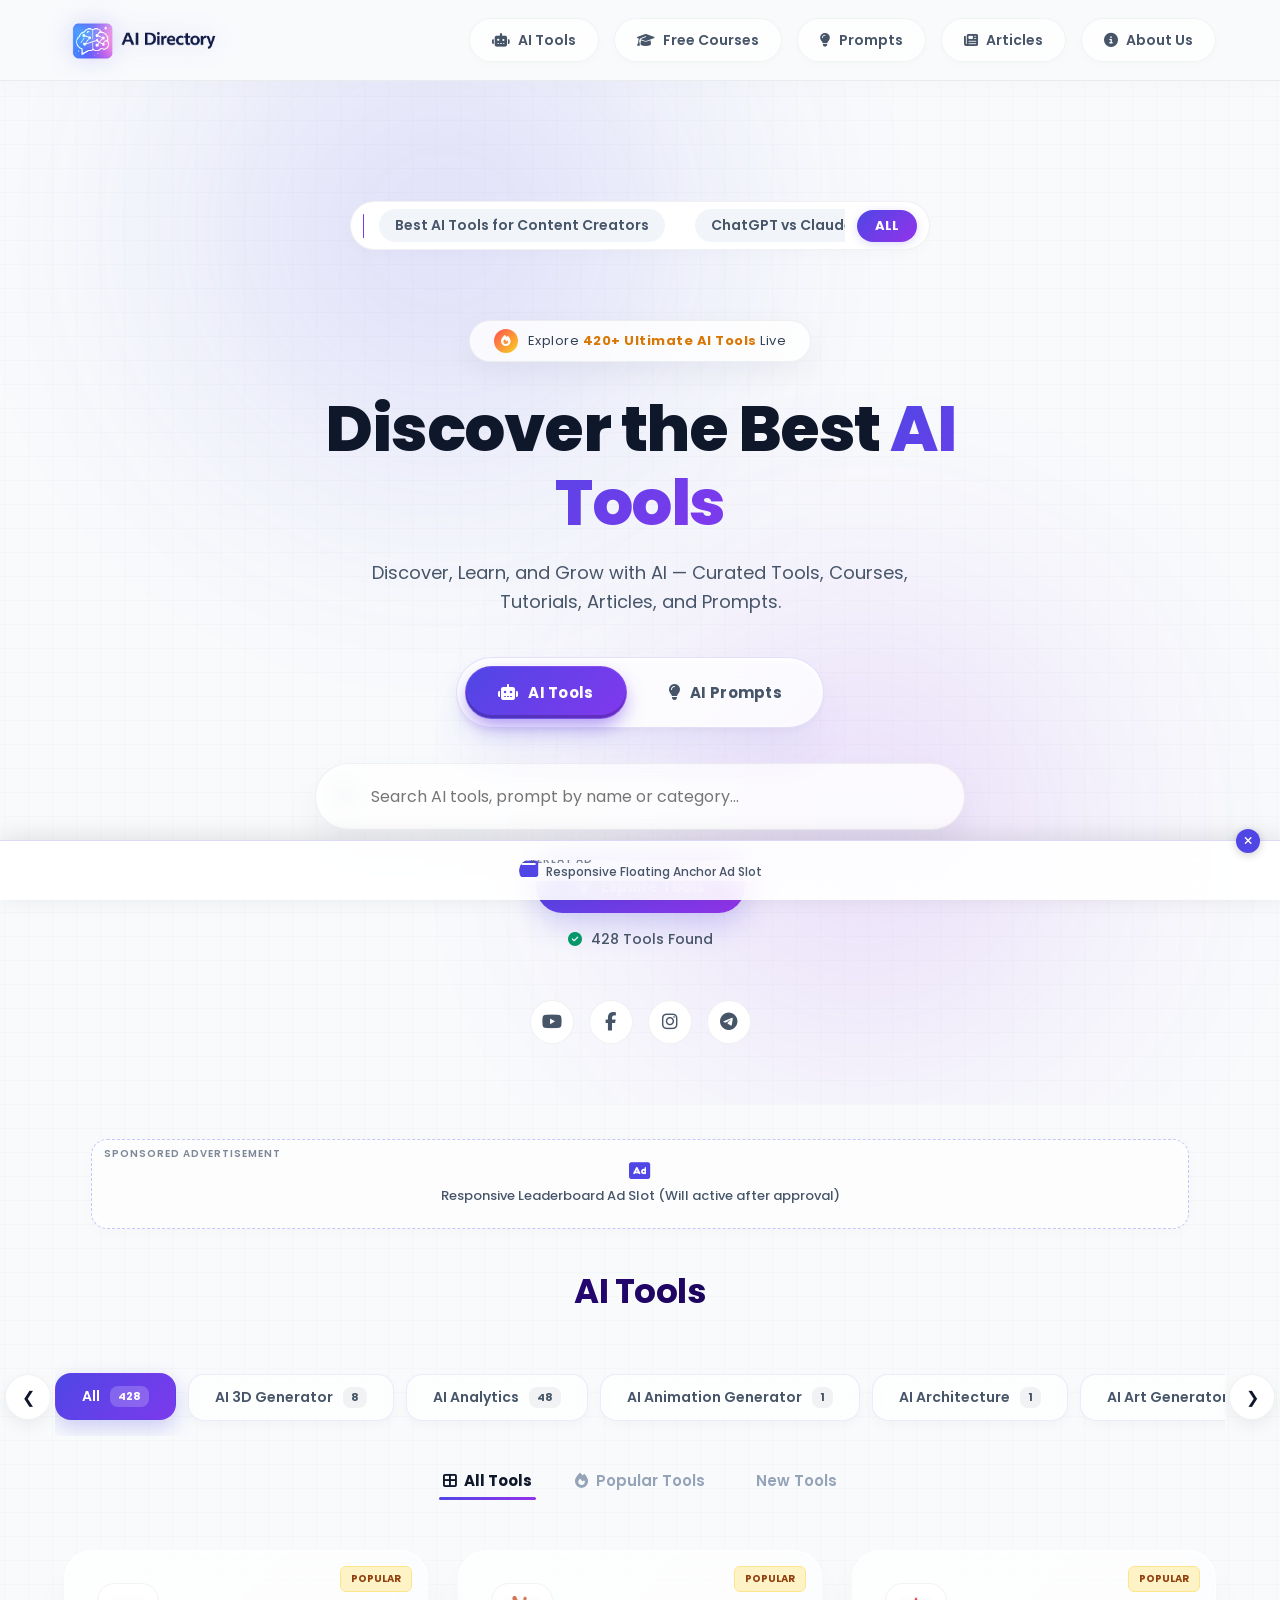
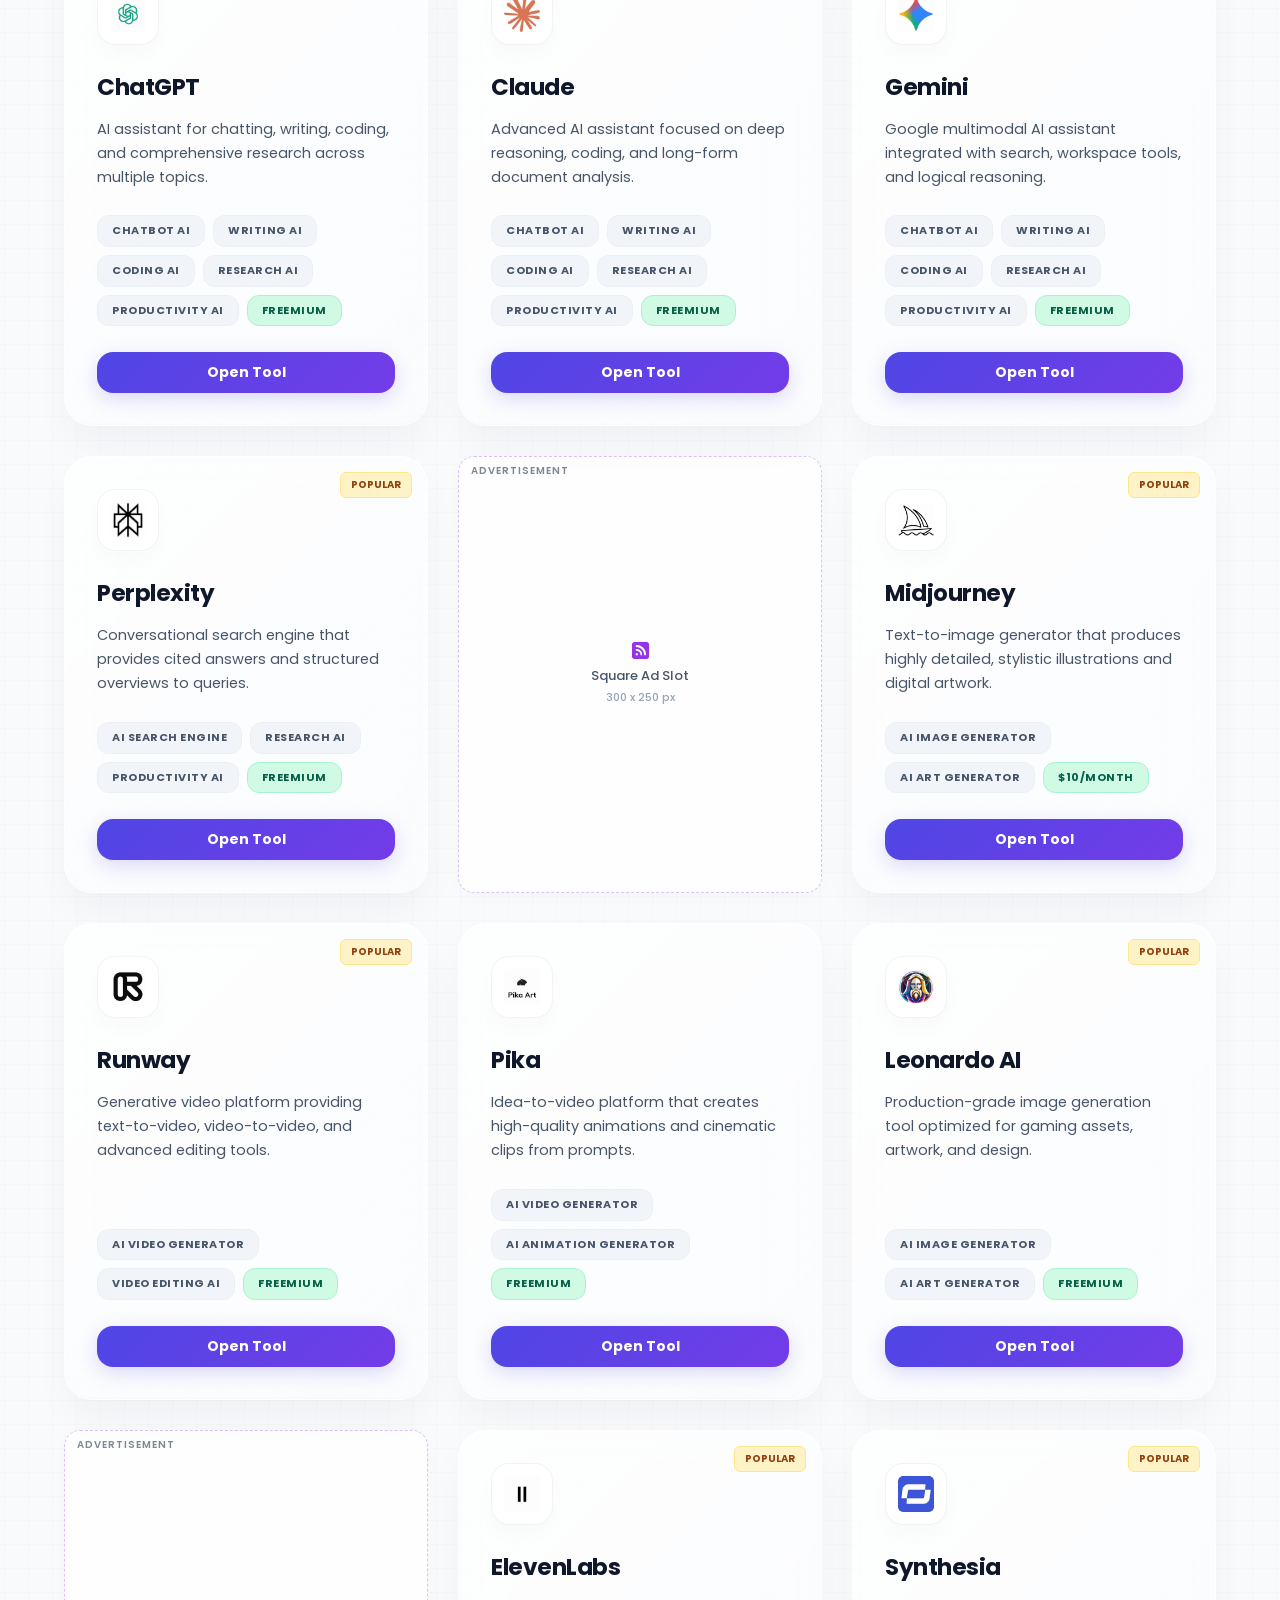
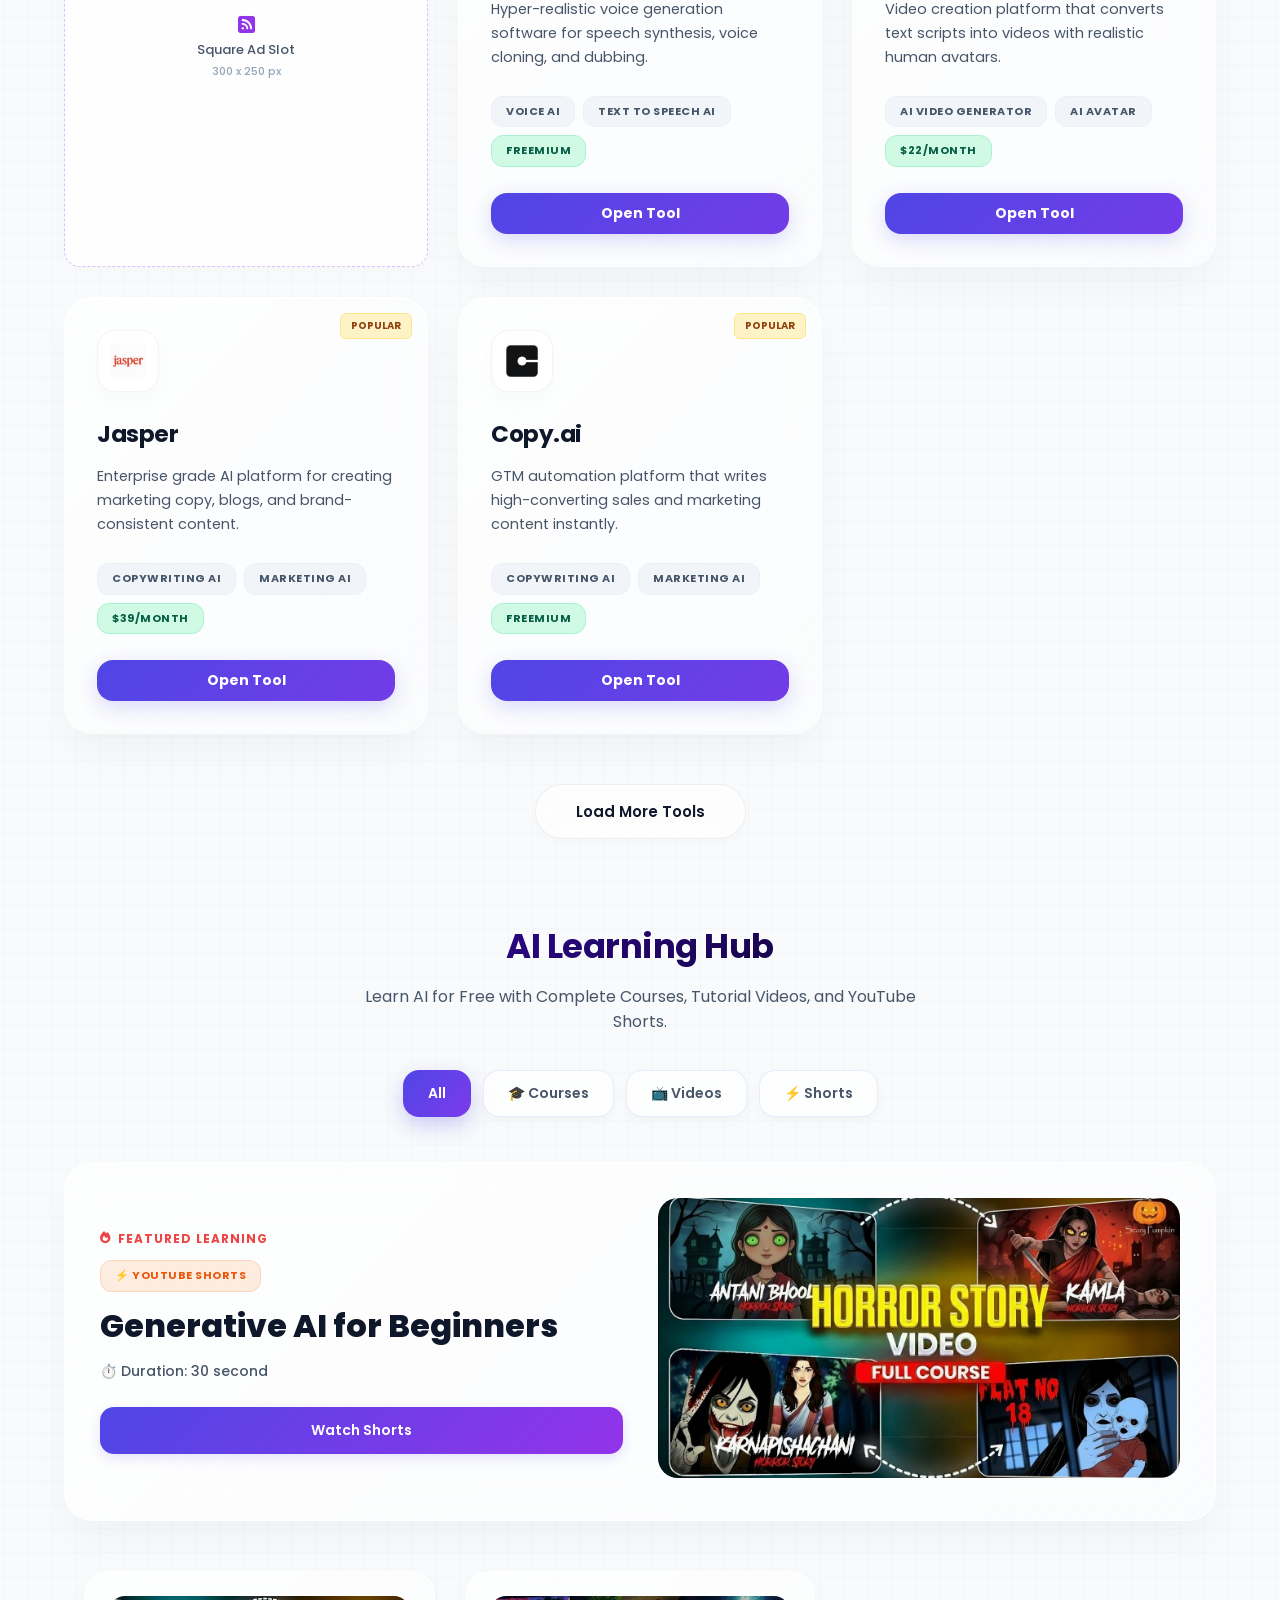
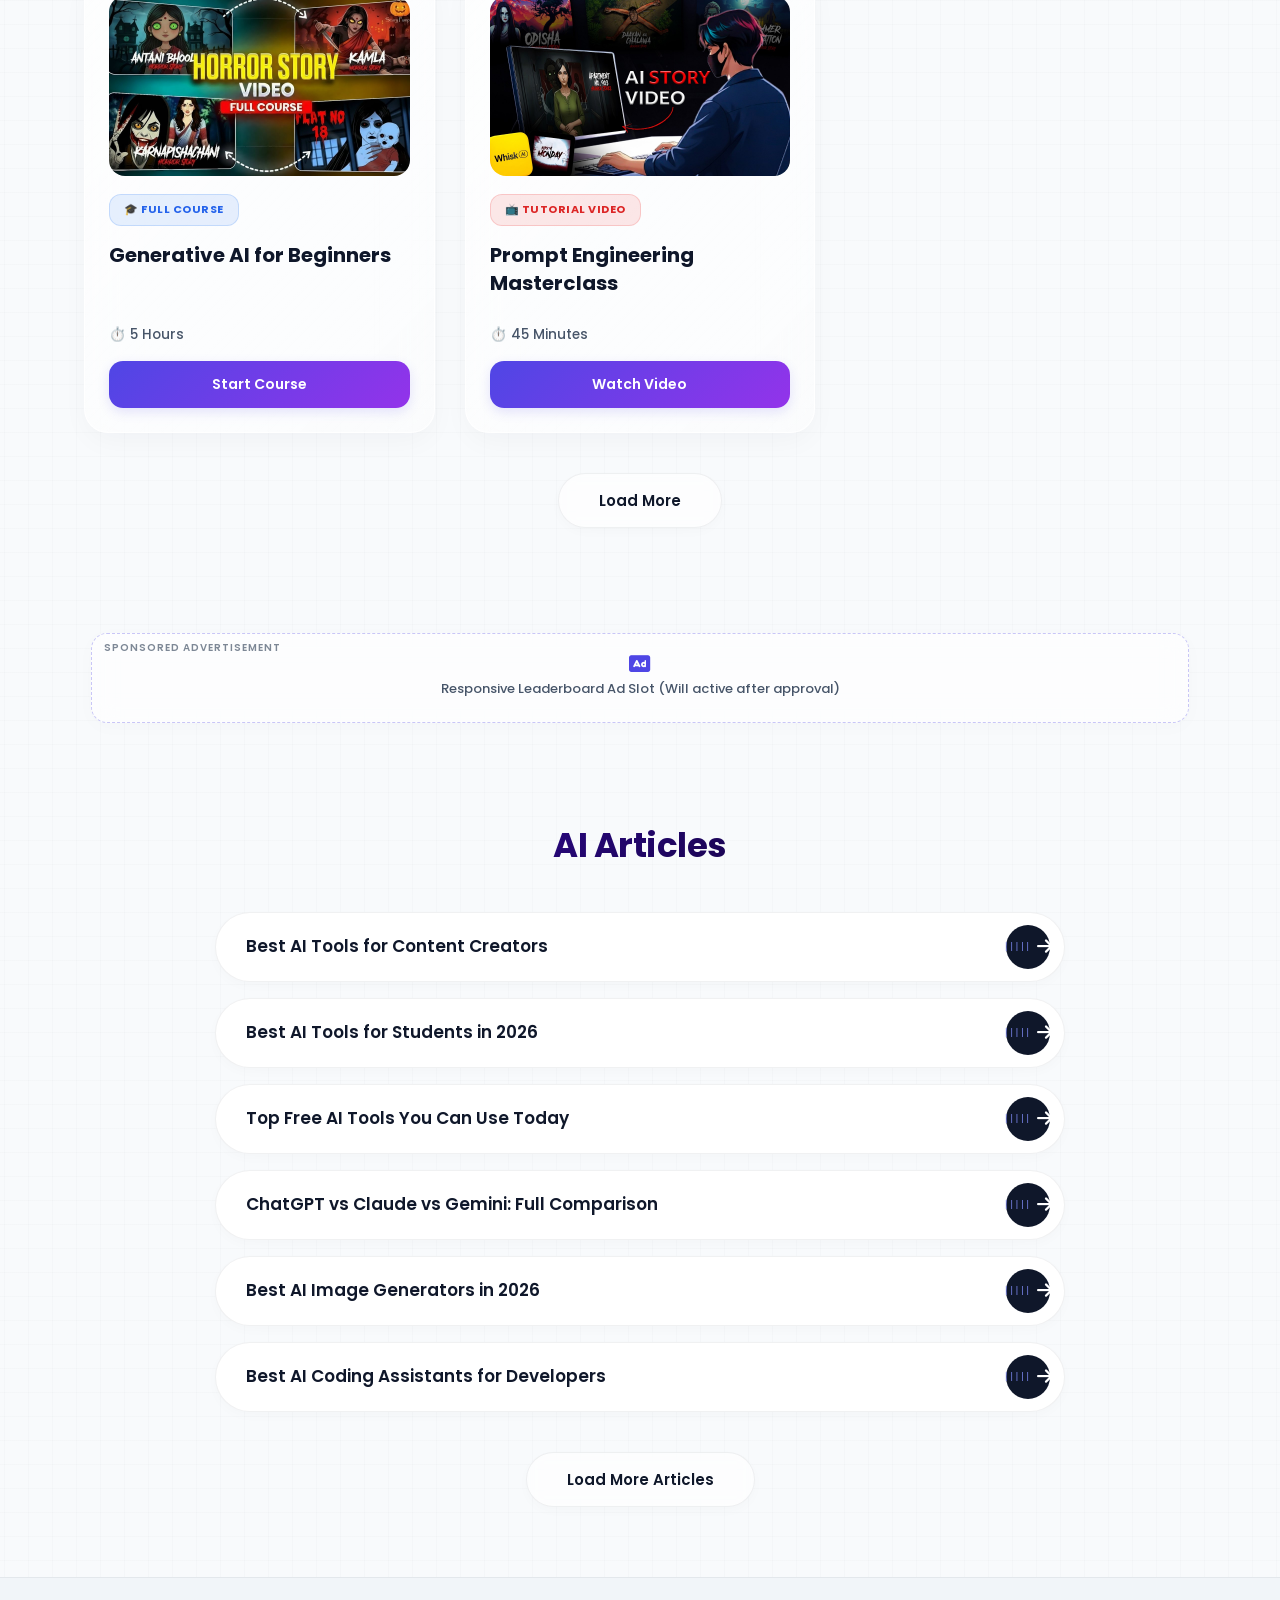
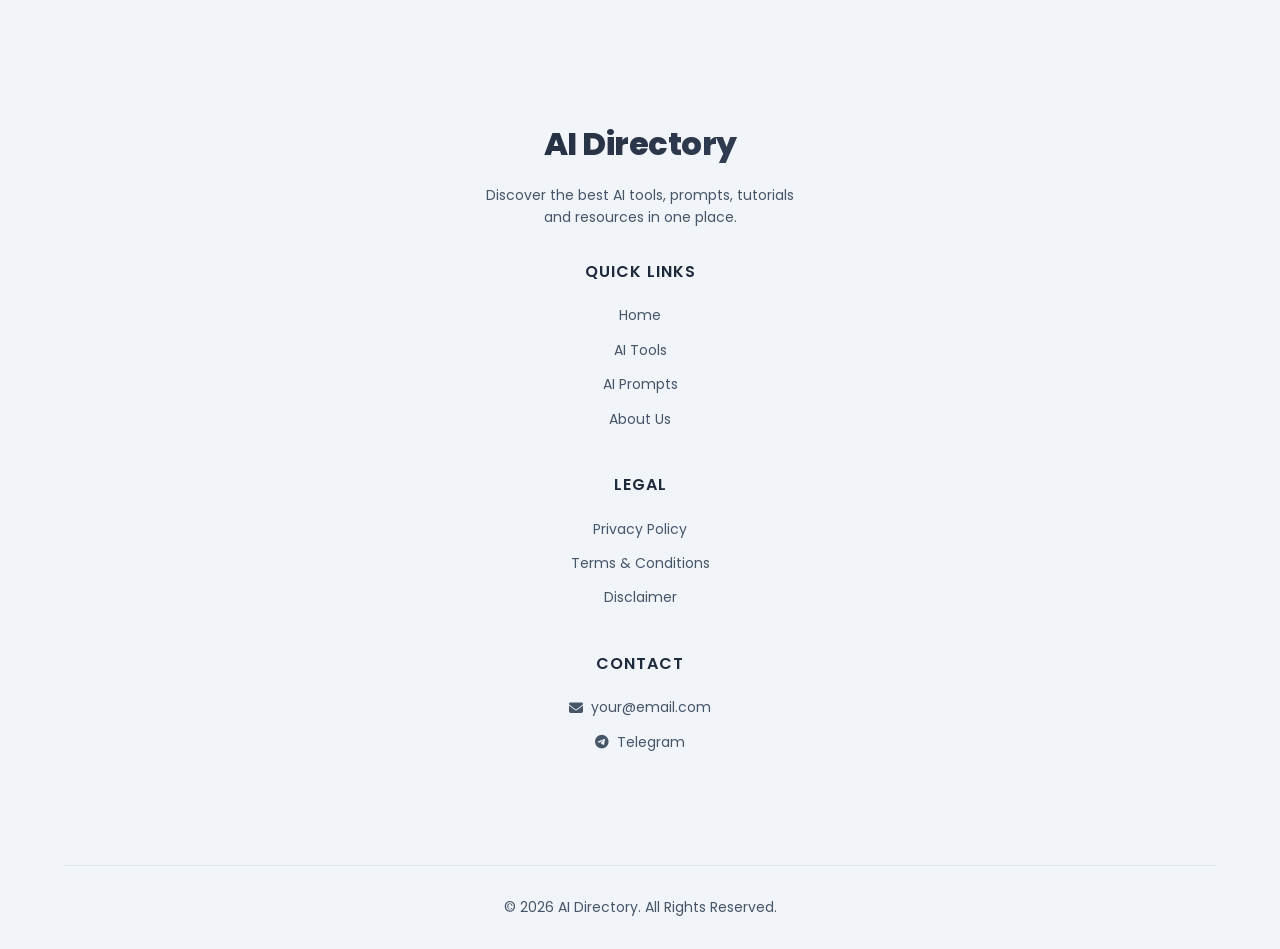
<file: index.html>
<!DOCTYPE html>
<html lang="en">

<head>
  <meta charset="UTF-8">
  <meta name="viewport" content="width=device-width, initial-scale=1.0">
  <title>AI Directory</title>
  <link rel="stylesheet" href="style.css">
  <link rel="preconnect" href="https://fonts.googleapis.com">
  <link href="https://fonts.googleapis.com/css2?family=Poppins:wght@300;400;500;600;700&display=swap" rel="stylesheet">
  <link rel="stylesheet" href="https://cdnjs.cloudflare.com/ajax/libs/font-awesome/6.5.1/css/all.min.css">
</head>

<body>

  <nav class="navbar">
    <div class="logo">
      <img src="images/AI Directory2.png" alt="AI Directory" class="logo-desktop">
      <img src="images/AI Directory1.png" alt="AI Directory" class="logo-mobile">
    </div>
    <ul class="nav-links">
      <li><a href="#tools"><i class="fas fa-robot"></i>AI Tools</a></li>
      <li><a href="#courses"><i class="fas fa-graduation-cap"></i>Free Courses</a></li>
      <li><a href="#prompts"><i class="fas fa-lightbulb"></i>Prompts</a></li>
      <li><a href="#articles-section"><i class="fas fa-newspaper"></i>Articles</a></li>
      <li><a href="legal.html#about"><i class="fas fa-circle-info"></i> About Us</a></li>
    </ul>
    <div class="menu-btn">
      <i class="fas fa-bars"></i>
    </div>
  </nav>

  <section class="hero">
    <div class="blur-glow glow-1"></div>
    <div class="blur-glow glow-2"></div>
    <div class="hero-content">
      <div class="hero-ticker-wrapper">
        <div class="ticker-indicator"></div>
        <div class="ticker-scroll-container">
          <div class="ticker-track">
            <span class="ticker-item" onclick="window.open('article.html', '_blank')">Best AI Tools for Content Creators</span>
            <span class="ticker-item" onclick="window.open('article3.html', '_blank')">ChatGPT vs Claude vs Gemini: Full Comparison</span>
            <span class="ticker-item" onclick="window.open('article13.html', '_blank')">AI Tools That Help You Earn Money</span>
            <span class="ticker-item" onclick="window.open('article.html', '_blank')">Best AI Tools for Content Creators</span>
            <span class="ticker-item" onclick="window.open('article3.html', '_blank')">ChatGPT vs Claude vs Gemini: Full Comparison</span>
          </div>
        </div>
        <button class="ticker-all-btn" id="tickerAllBtn">ALL</button>
      </div>

      <div class="highlight-badge">
        <span class="badge-icon"><i class="fas fa-fire"></i></span>
        <span class="badge-text">Explore <b>420+ Ultimate AI Tools</b> Live</span>
      </div>

      <h1>Discover the Best <span class="gradient-text">AI Tools</span></h1>
      <p>Discover, Learn, and Grow with AI — Curated Tools, Courses, Tutorials, Articles, and Prompts.</p>

      <div class="view-switcher-container">
        <button id="switchToolsBtn" class="switcher-btn active" onclick="switchView('tools')">
          <i class="fas fa-robot"></i> AI Tools
        </button>
        <button id="switchPromptsBtn" class="switcher-btn" onclick="switchView('prompts')">
          <i class="fas fa-lightbulb"></i> AI Prompts
        </button>
      </div>

      <div class="search-wrapper">
        <i class="fas fa-search search-icon"></i>
        <input type="text" id="searchInput" placeholder="Search AI tools, prompt by name or category...">
      </div>

      <div class="hero-action-box">
        <button class="hero-btn" id="heroExploreBtn" onclick="scrollToCurrentSection()">
          <i class="fas fa-rocket"></i> <span id="exploreBtnText">Explore Tools</span>
        </button>
        <div class="stats-bar">
          <p id="resultCount"><i class="fas fa-circle-check"></i> 0 Tools Found</p>
        </div>
      </div>

      <div class="hero-social-links">
        <a href="https://youtube.com/YOUR_CHANNAL" target="_blank" class="social-icon-btn yt" title="YouTube"><i class="fa-brands fa-youtube"></i></a>
        <a href="https://facebook.com/YOUR_PAGE" target="_blank" class="social-icon-btn fb" title="Facebook"><i class="fa-brands fa-facebook-f"></i></a>
        <a href="https://instagram.com/YOUR_PROFILE" target="_blank" class="social-icon-btn ig" title="Instagram"><i class="fa-brands fa-instagram"></i></a>
        <a href="https://t.me/smooth_looters" target="_blank" class="social-icon-btn tg" title="Telegram"><i class="fa-brands fa-telegram"></i></a>
      </div>
    </div>
  </section>

  <!-- GOOGLE ADS: MAIN RESPONSIVE HORIZONTAL BANNER -->
<div class="ad-container-wrapper">
  <div class="smart-ad-placeholder ad-banner-horizontal">
    <span class="ad-badge">Sponsored Advertisement</span>
    <div class="ad-info-text">
      <i class="fa-solid fa-rectangle-ad"></i>
      <!-- Real Google Ad Code (Commented for now)
      <ins class="adsbygoogle"
           style="display:block"
           data-ad-client="ca-pub-YOUR_CLIENT_ID"
           data-ad-slot="YOUR_SLOT_ID"
           data-ad-format="auto"
           full-width-responsive="true"></ins>
      <script>(adsbygoogle = window.adsbygoogle || []).push({});</script>
      -->
      <span>Responsive Leaderboard Ad Slot (Will active after approval)</span>
    </div>
  </div>
</div>

  <section id="tools" class="tools">
    <h2>AI Tools</h2>
     <div class="category-wrapper">
      <button id="scrollLeft" class="scroll-btn left">❮</button>
      <div class="category-buttons" id="categoryButtons">
        </div>
      <button id="scrollRight" class="scroll-btn right">❯</button>
    </div>

    <div class="tools-type-filter">
      <button class="type-btn active" data-type="all"><i class="fas fa-border-all"></i> All Tools</button>
      <button class="type-btn" data-type="popular"><i class="fas fa-fire"></i> Popular Tools</button>
      <button class="type-btn" data-type="new"><i class="fas fa-sparkles"></i> New Tools</button>
    </div>
    <div id="toolsContainer" class="tools-grid"></div>
    <div id="loadMoreContainer">
      <button id="loadMoreBtn" class="load-more-btn">Load More Tools</button>
    </div>
  </section>


  <section id="prompts" class="prompts">
    <h2>AI Prompts</h2>

    <div class="prompt-note-container">
      <h3><i class="fas fa-exclamation-circle"></i> Important Note:</h3>
      <p>Before using any prompt, please check the Requirements section carefully. Some prompts may require additional inputs such as text, images, files, scripts, stories, articles, documents, or other content.</p>
      <ul>
        <li><i class="fas fa-arrow-right"></i> <strong>If the requirement is text-based</strong>, you will find a <code>[Paste Your Text Here]</code> section inside the prompt. Simply paste your content there before generating.</li>
        <li><i class="fas fa-arrow-right"></i> <strong>If the requirement includes images, PDFs, or files</strong>, upload them directly to the AI tool before running the prompt.</li>
      </ul>
      <p class="note-footer">Providing the required input ensures that the prompt works correctly and delivers the best possible results.</p>
      <div class="tip-box">
        <strong>Tip:</strong> Always read the prompt description and requirements before using it to avoid errors. 🚀
      </div>
    </div>

    <div class="category-wrapper" style="margin-bottom: 30px;">
      <button id="promptScrollLeft" class="scroll-btn left">❮</button>
      <div class="category-buttons" id="promptCategoryButtons">
        </div>
      <button id="promptScrollRight" class="scroll-btn right">❯</button>
    </div>

    <div id="promptsContainer" class="prompts-grid"></div>
    <div class="load-more-container-shared">
      <button id="loadMorePromptsBtn" class="load-more-btn">Load More Prompts</button>
    </div>
  </section>

  <!-- =======================================================
     REDESIGNED: AI LEARNING HUB SECTION
     ======================================================= -->
<section id="courses" class="courses">
  <h2>AI Learning Hub</h2>
  <p class="courses-subtitle">Learn AI for Free with Complete Courses, Tutorial Videos, and YouTube Shorts.</p>

  <!-- Top Minimal Filter -->
  <div class="learning-filter-wrapper">
    <button class="learning-filter-btn active" data-type="all">All</button>
    <button class="learning-filter-btn" data-type="course">🎓 Courses</button>
    <button class="learning-filter-btn" data-type="video">📺 Videos</button>
    <button class="learning-filter-btn" data-type="short">⚡ Shorts</button>
  </div>

  <!-- Premium Featured Learning Card Container -->
  <div id="featuredLearningContainer"></div>

  <!-- Grid Container for Regular Content -->
  <div id="coursesContainer" class="courses-grid"></div>

  <!-- Existing Load More System -->
  <div class="load-more-container-shared">
    <button id="loadMoreCoursesBtn" class="load-more-btn">Load More</button>
  </div>
</section>

  <!-- GOOGLE ADS: MAIN RESPONSIVE HORIZONTAL BANNER -->
<div class="ad-container-wrapper">
  <div class="smart-ad-placeholder ad-banner-horizontal">
    <span class="ad-badge">Sponsored Advertisement</span>
    <div class="ad-info-text">
      <i class="fa-solid fa-rectangle-ad"></i>
      <!-- Real Google Ad Code (Commented for now)
      <ins class="adsbygoogle"
           style="display:block"
           data-ad-client="ca-pub-YOUR_CLIENT_ID"
           data-ad-slot="YOUR_SLOT_ID"
           data-ad-format="auto"
           full-width-responsive="true"></ins>
      <script>(adsbygoogle = window.adsbygoogle || []).push({});</script>
      -->
      <span>Responsive Leaderboard Ad Slot (Will active after approval)</span>
    </div>
  </div>
</div>

  <section id="articles-section" class="articles-section">
    <h2>AI Articles</h2>
    <div id="articlesContainer" class="articles-list-container"></div>
    <div class="load-more-container-shared">
      <button id="loadMoreArticlesBtn" class="load-more-btn">Load More Articles</button>
    </div>
  </section>

  <footer class="footer">
    <div class="footer-container">
      <div class="footer-brand">
        <h2>AI Directory</h2>
        <p>Discover the best AI tools, prompts, tutorials and resources in one place.</p>
      </div>
      <div class="footer-links">
        <h3>Quick Links</h3>
        <a href="#">Home</a>
        <a href="#tools">AI Tools</a>
        <a href="#prompts">AI Prompts</a>
        <a href="legal.html#about">About Us</a>
      </div>
      <div class="footer-links">
        <h3>Legal</h3>
        <a href="legal.html#privacy">Privacy Policy</a>
        <a href="legal.html#terms">Terms & Conditions</a>
        <a href="legal.html#disclaimer">Disclaimer</a>
      </div>
      <div class="footer-links">
        <h3>Contact</h3>
        <a href="mailto:your@email.com"><i class="fa-solid fa-envelope"></i> your@email.com</a>
        <a href="https://t.me/smooth_looters" target="_blank"><i class="fa-brands fa-telegram"></i> Telegram</a>
      </div>
    </div>
    <div class="footer-bottom">
      © 2026 AI Directory. All Rights Reserved.
    </div>
  </footer>

 <script src="data/tools.js" defer></script>
<script src="data/course.js" defer></script>
<script src="data/prompts.js" defer></script>
<script src="data/articles.js" defer></script>
<script src="script.js" defer></script>

  <div class="sticky-anchor-ad" id="stickyAnchorAd">
    <button class="sticky-ad-close" onclick="document.getElementById('stickyAnchorAd').style.display='none'"><i class="fa-solid fa-xmark"></i></button>
    <div class="smart-ad-placeholder" style="border:none; background:none; box-shadow:none;">
      <span class="ad-badge" style="top: -8px; left: 0;">Overlay Ad</span>
      <div class="ad-info-text" style="font-size: 12px;">
        <span><i class="fa-solid fa-window-maximize" style="display:inline; margin-right:5px;"></i> Responsive Floating Anchor Ad Slot</span>
      </div>
    </div>
  </div>
</body>
</html>
</file>
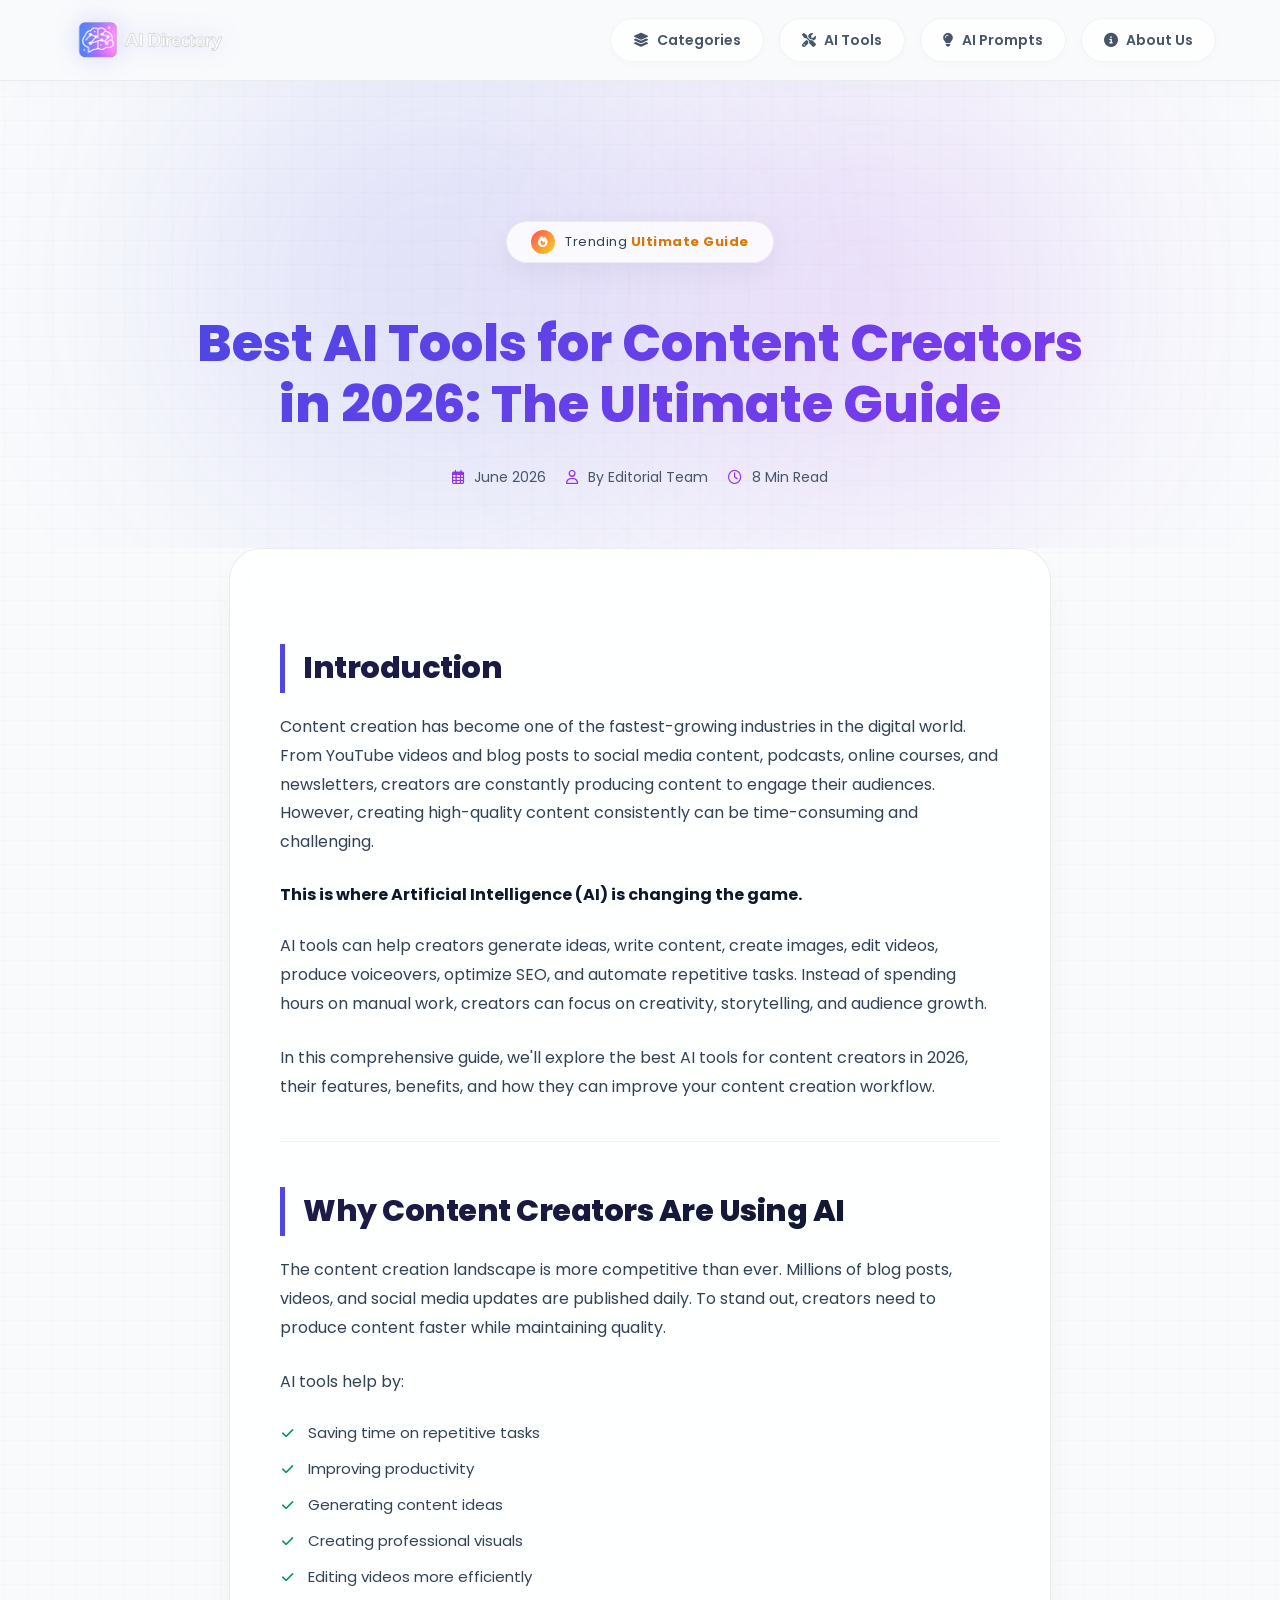
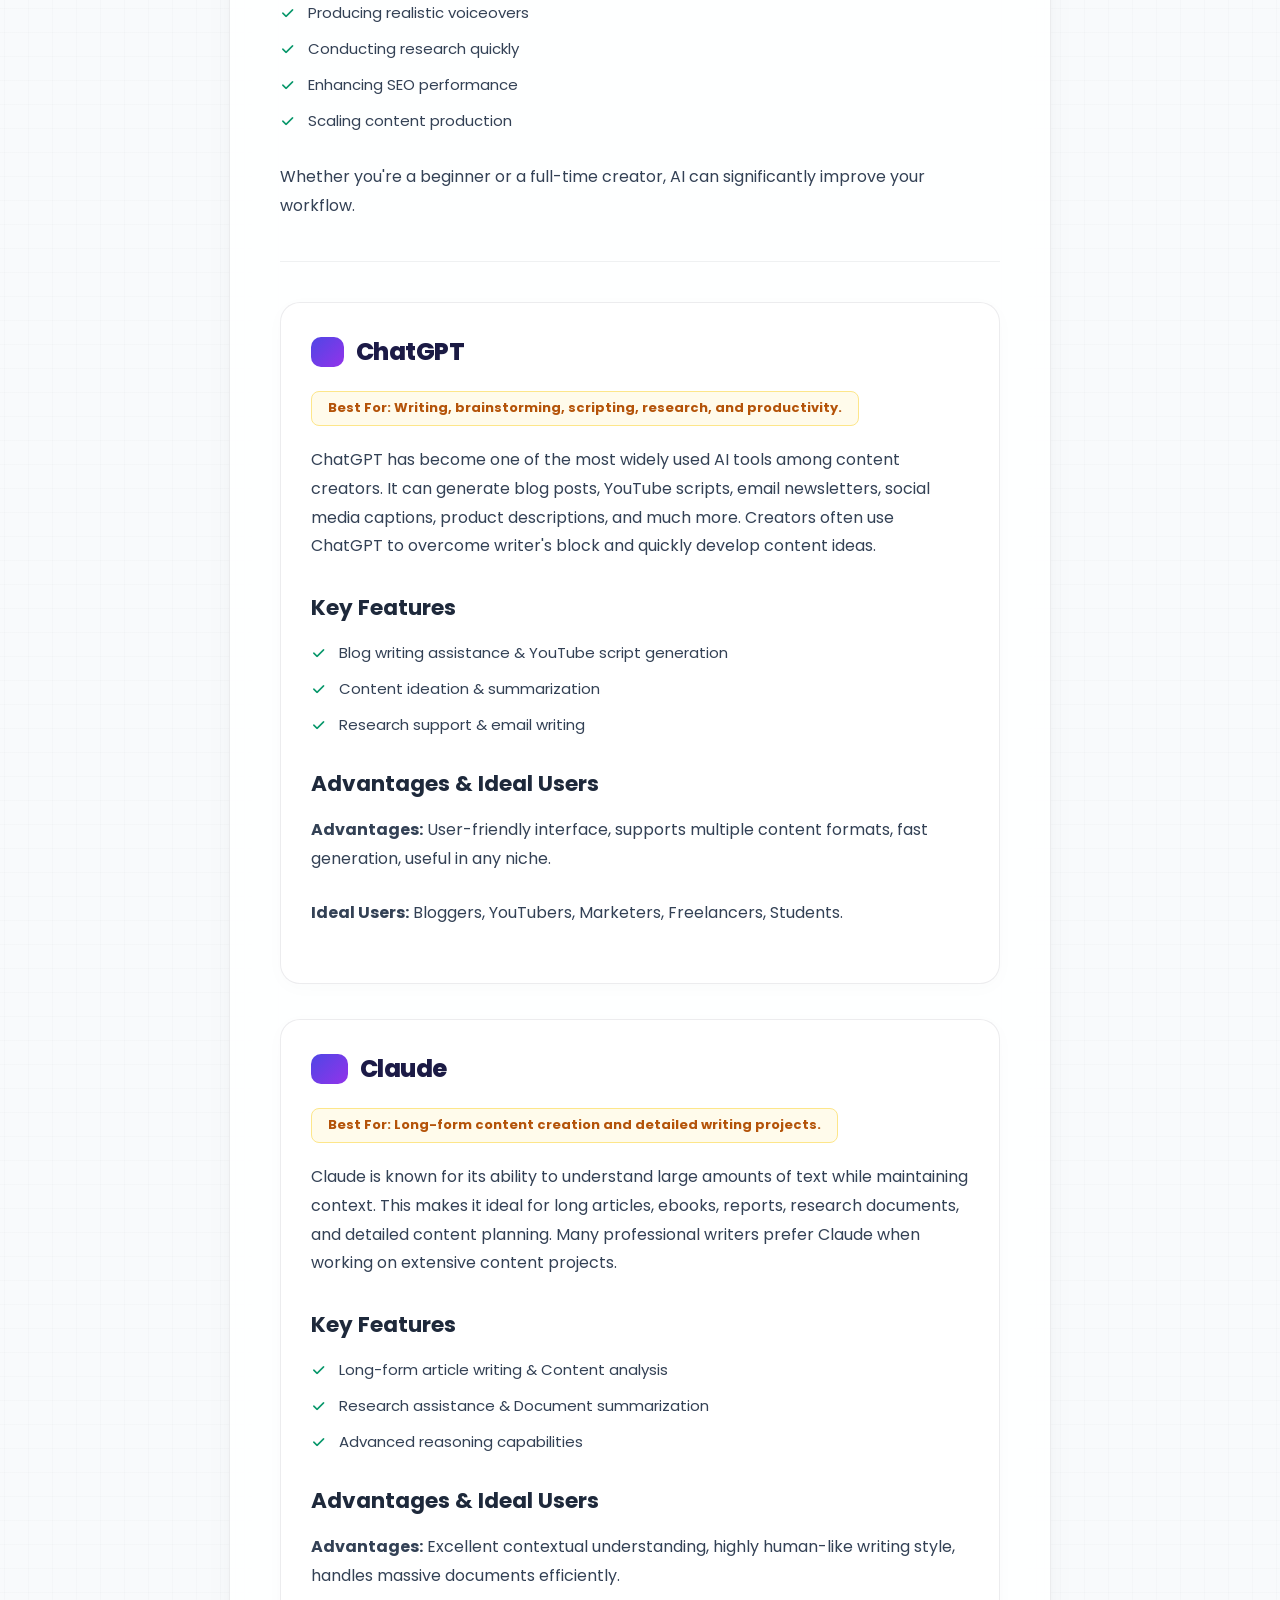
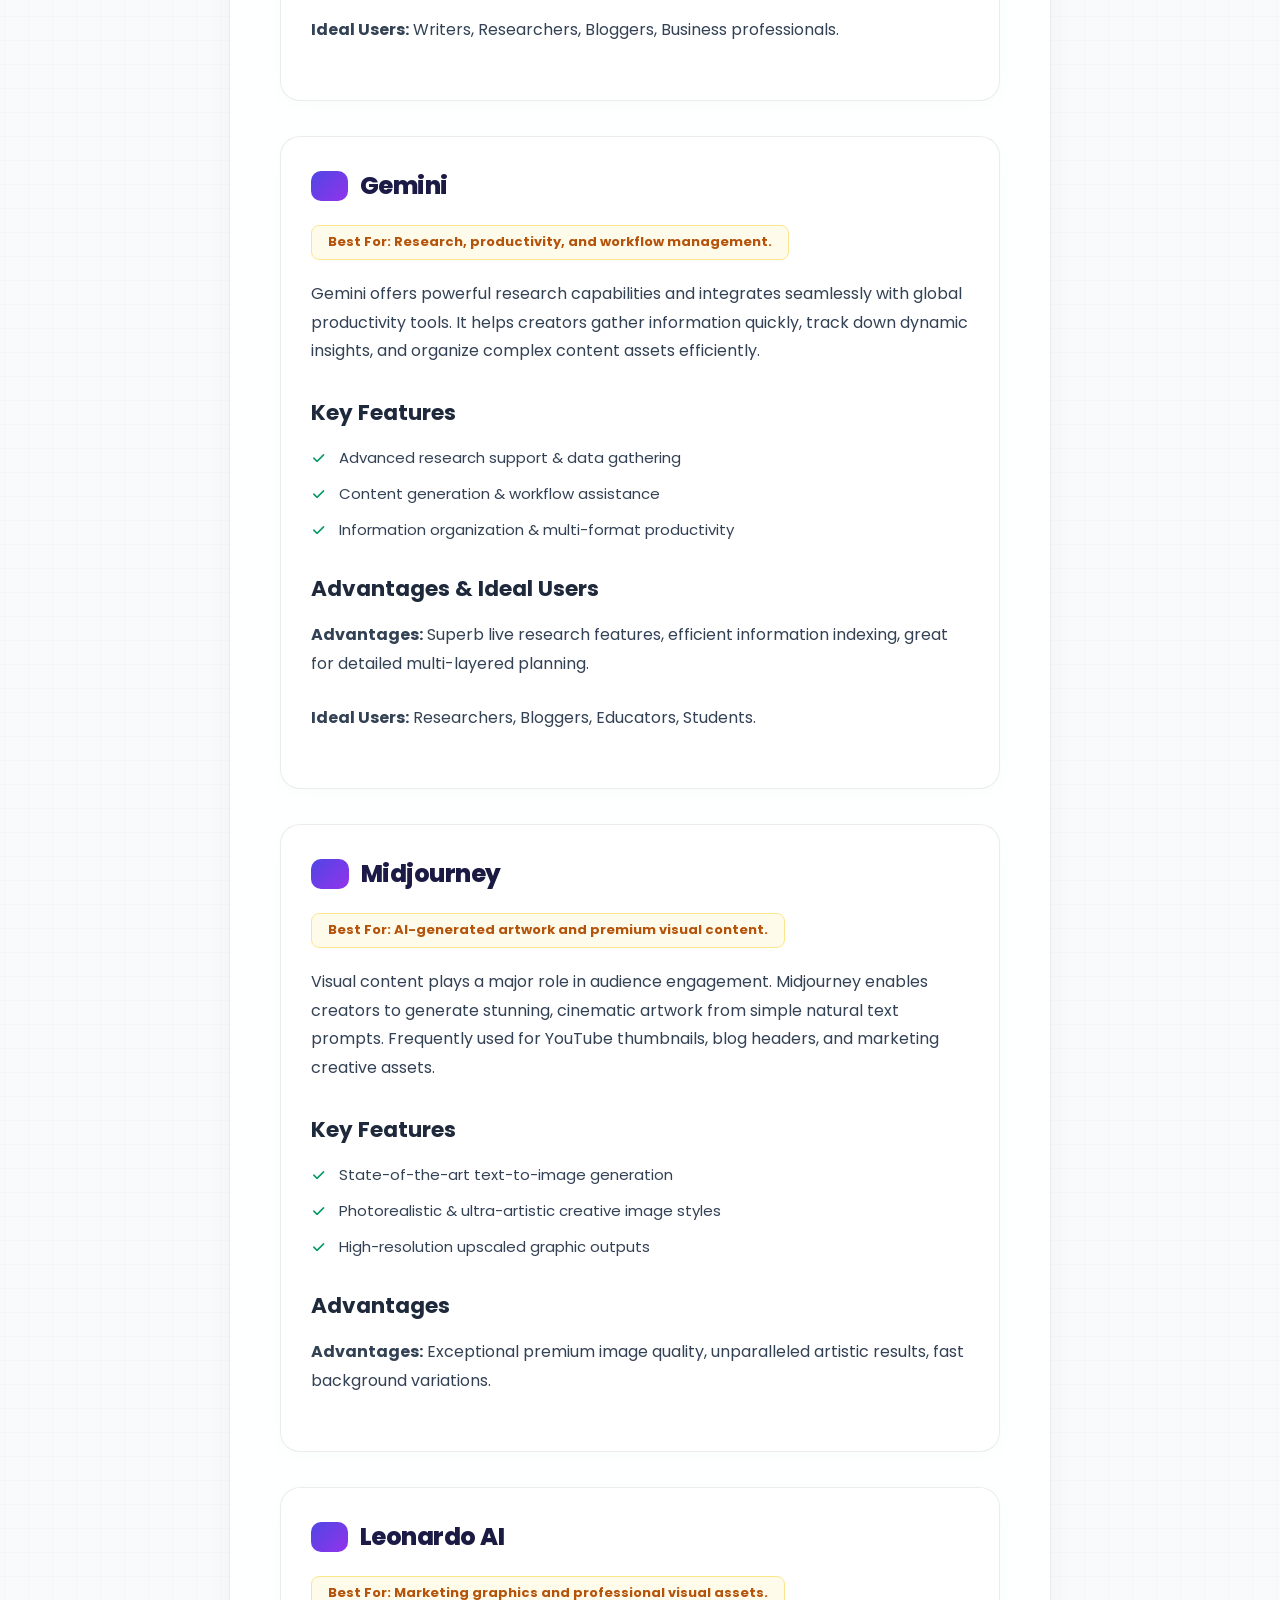
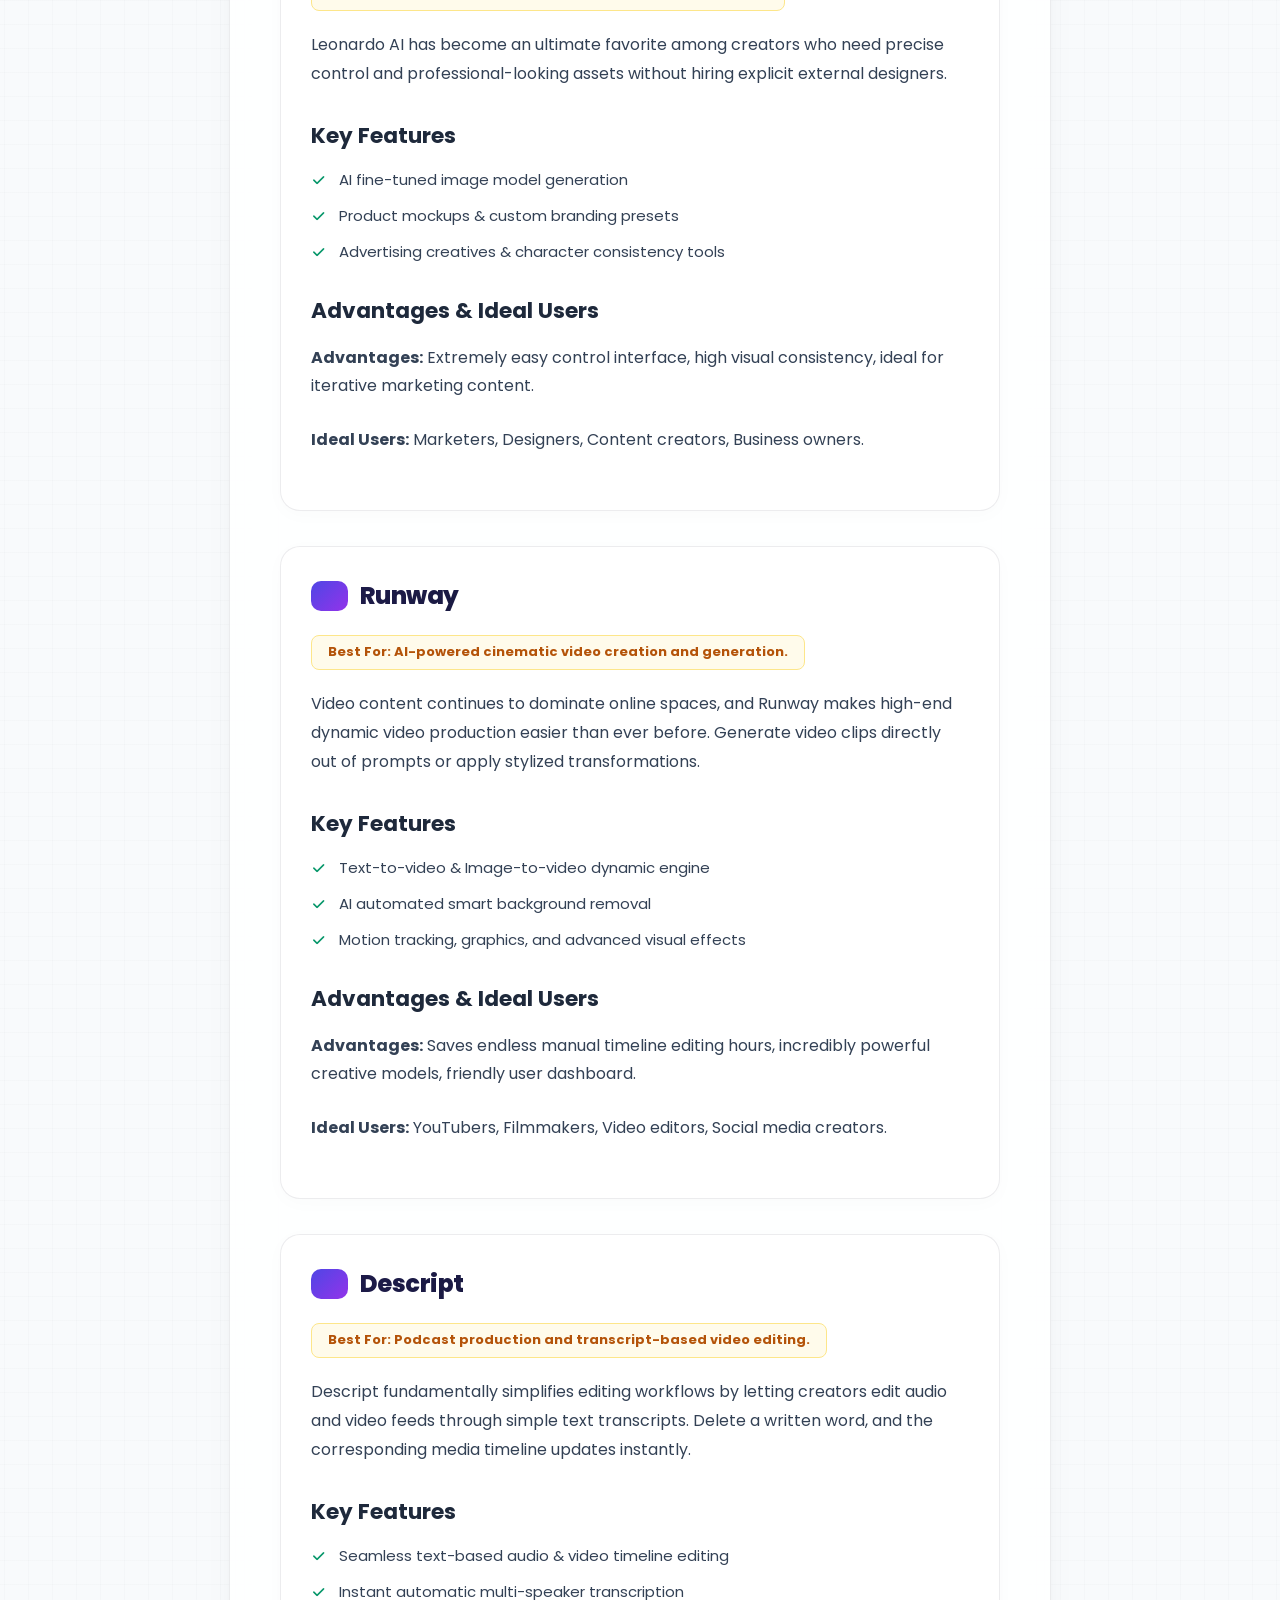
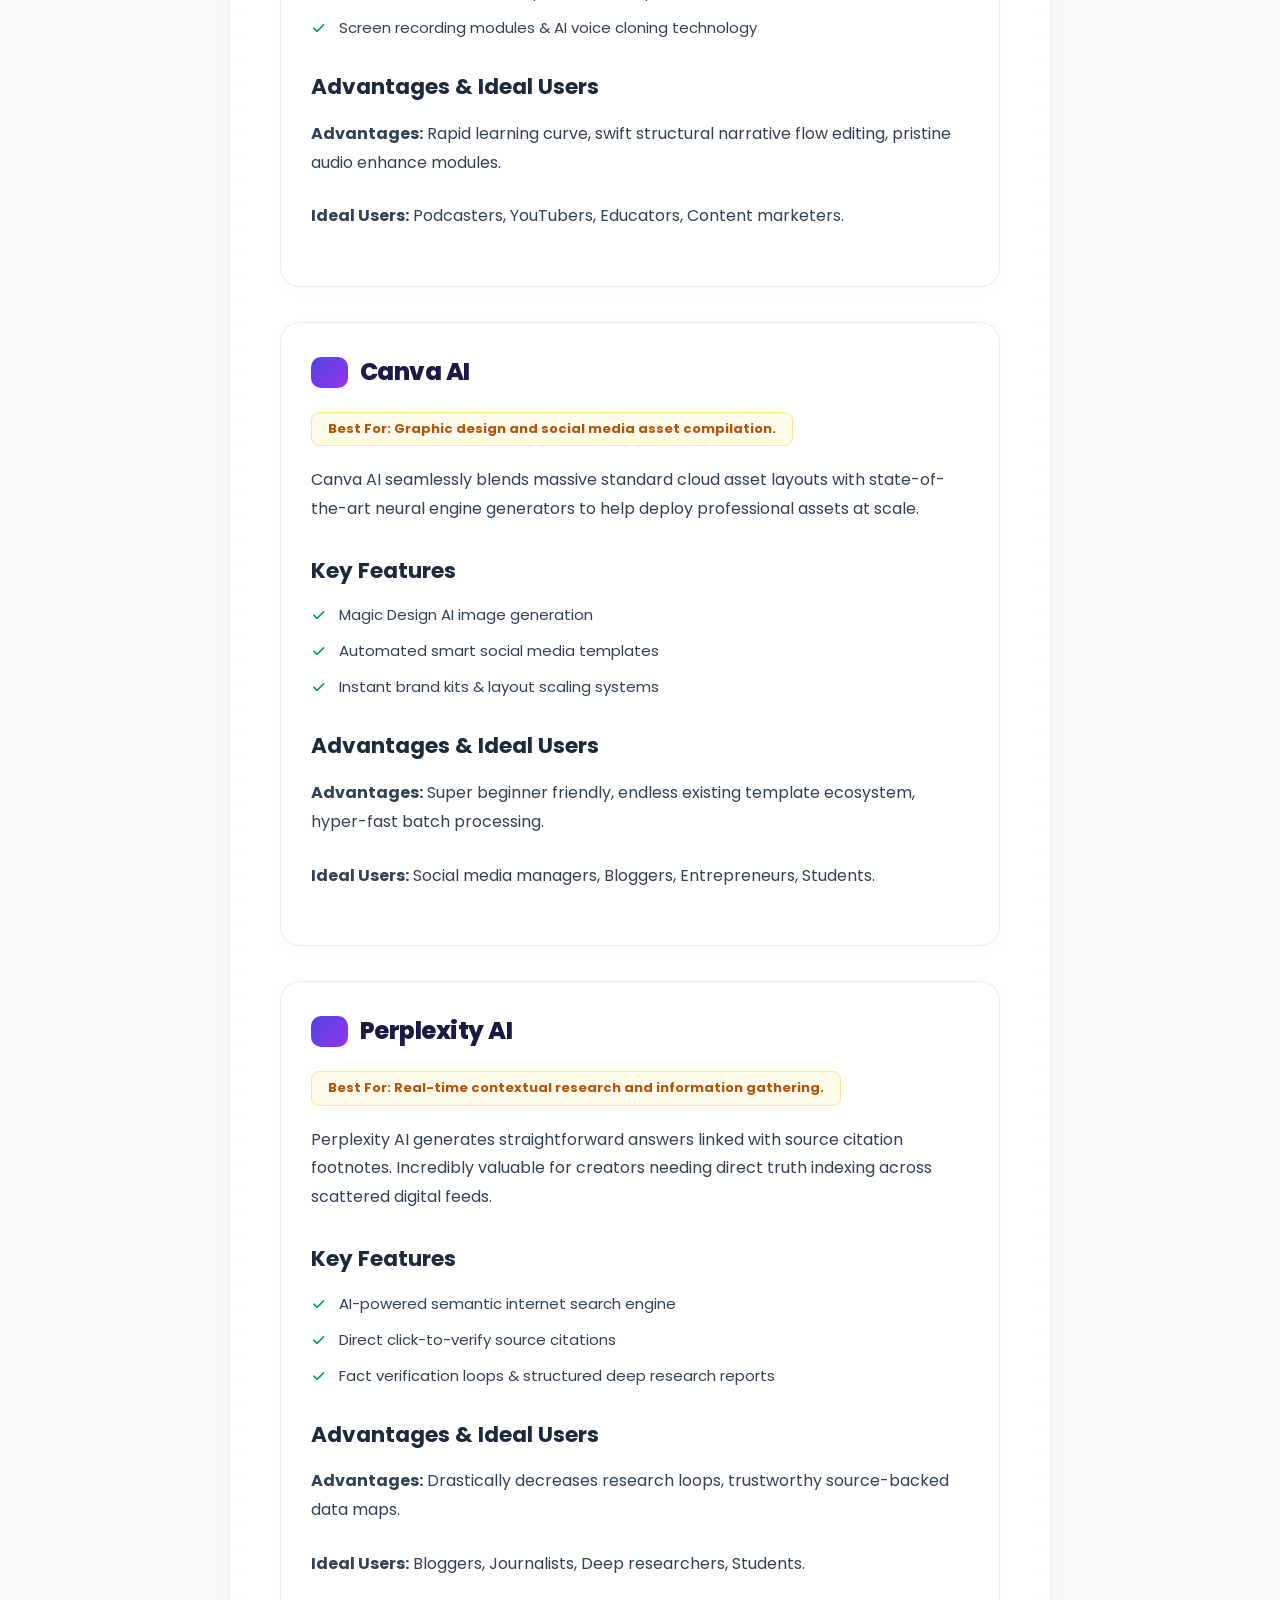
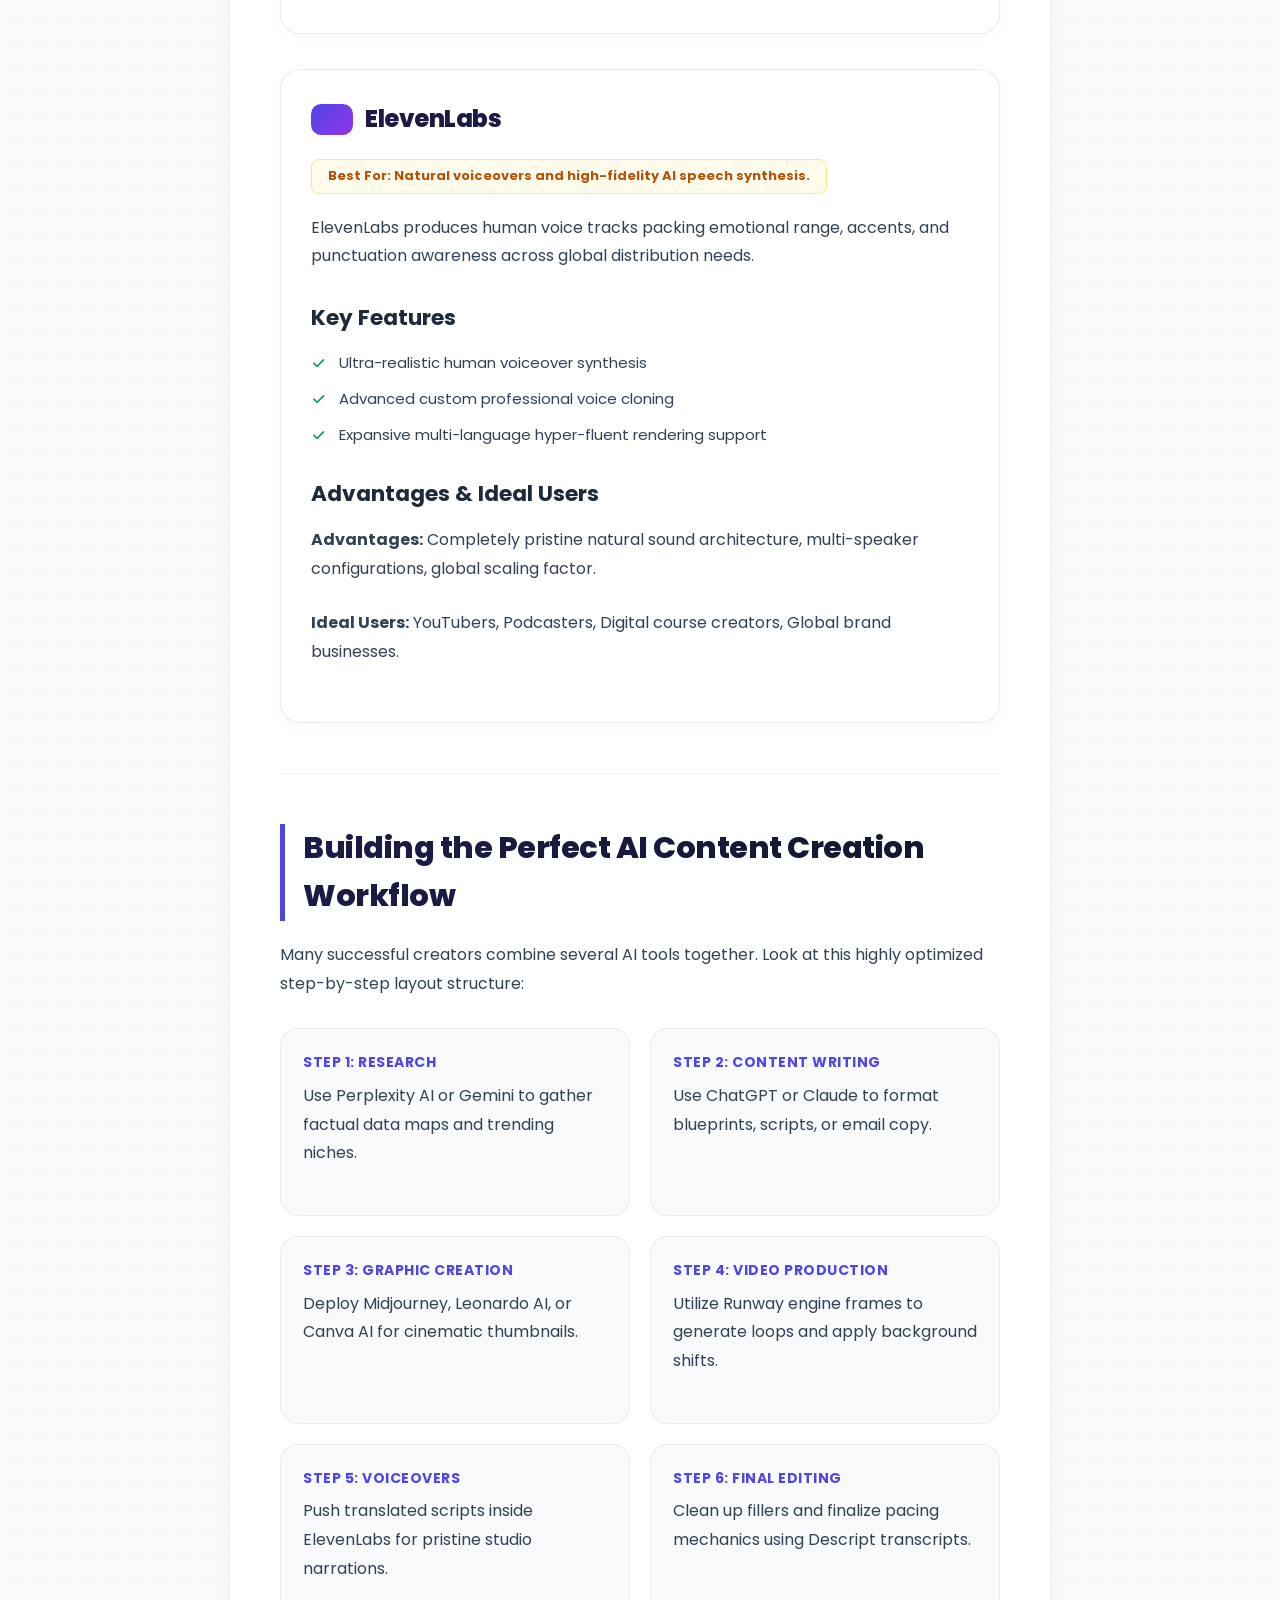
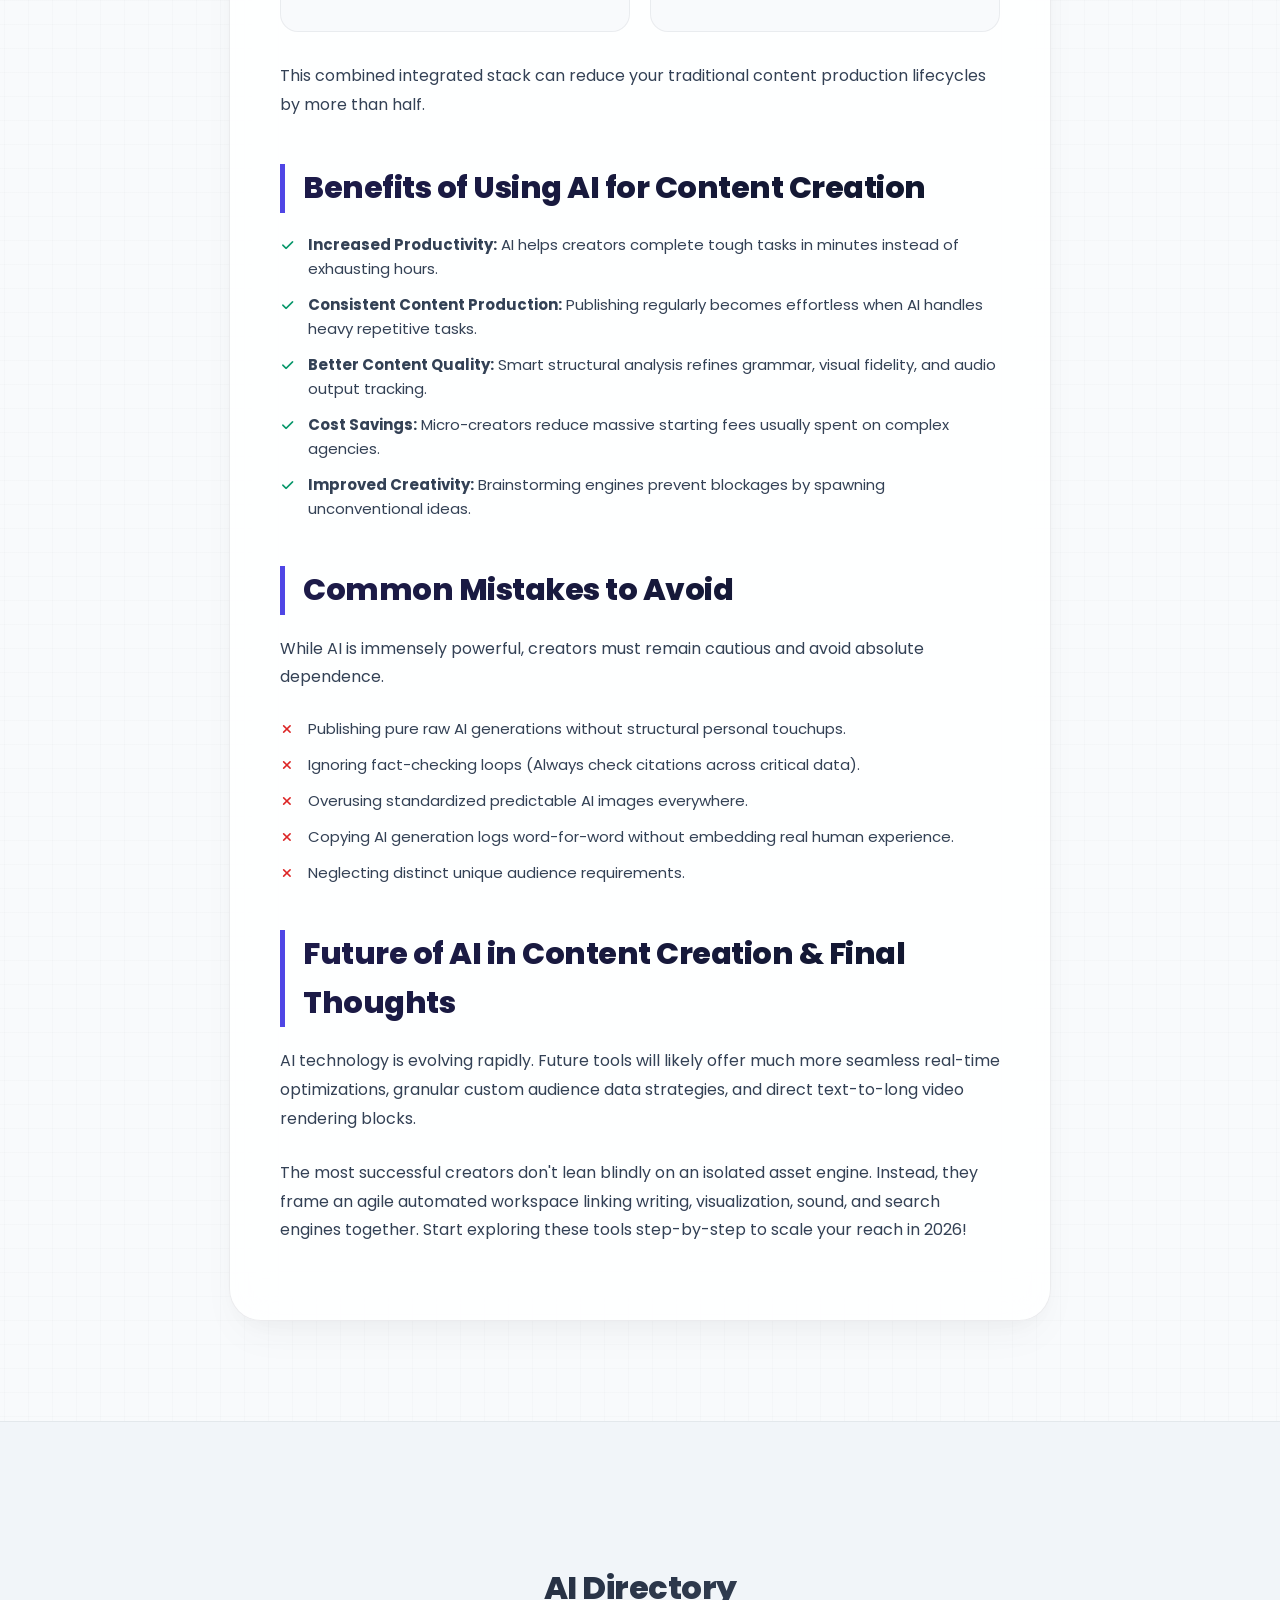
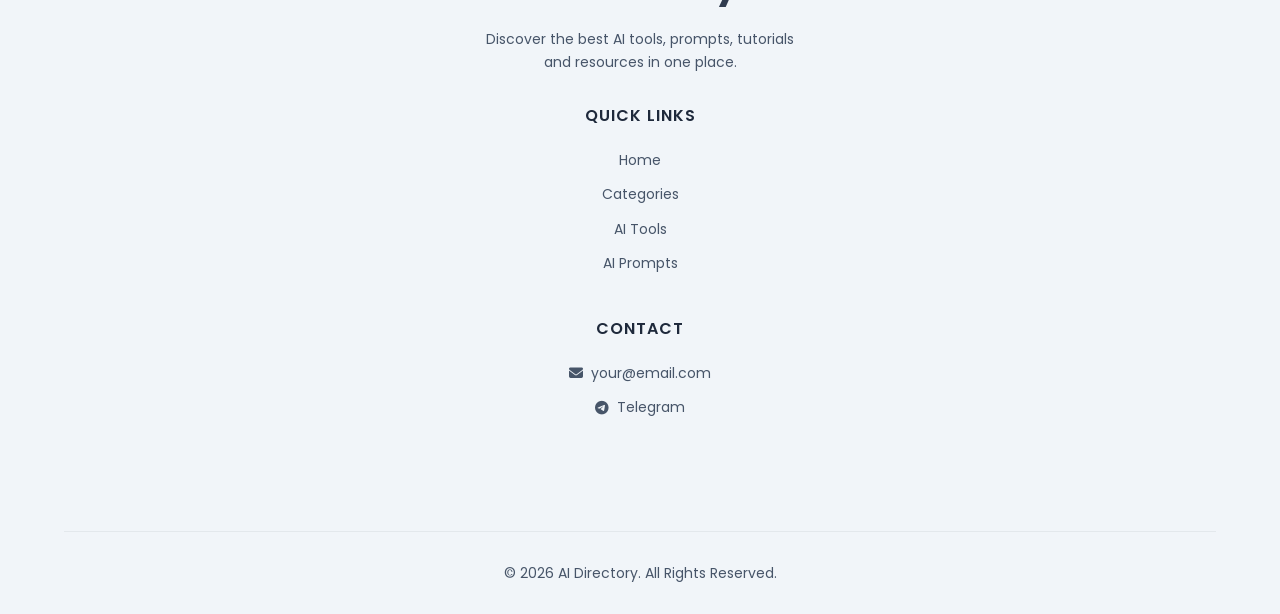
<file: article.html>
<!DOCTYPE html>
<html lang="en">
<head>
  <meta charset="UTF-8">
  <meta name="viewport" content="width=device-width, initial-scale=1.0">
  <title>Best AI Tools for Content Creators in 2026: The Ultimate Guide - AI Directory</title>
  <link rel="stylesheet" href="style.css">
  <link rel="stylesheet" href="https://cdnjs.cloudflare.com/ajax/libs/font-awesome/6.4.0/css/all.min.css">
  <link href="https://fonts.googleapis.com/css2?family=Poppins:wght@400;500;600;700;800&display=swap" rel="stylesheet">
  
  <style>
    /* =======================================================
   ADDITIONAL ARTICLE SPECIFIC ULTRA-PREMIUM STYLES (LIGHT THEME UNIFIED)
   ======================================================= */

/* Article Header Alignment Fix */
.article-header {
  padding: 140px 5% 60px;
  display: flex;
  flex-direction: column;   
  align-items: center;       
  justify-content: center;   
  text-align: center;        
  position: relative;
  overflow: hidden;
  width: 100%;
}

.article-header .hero-content {
  display: flex;
  flex-direction: column;
  align-items: center;       
  justify-content: center;
  text-align: center;
  max-width: 900px;          
  width: 100%;
  margin: 0 auto;            
}

.article-header h1 {
  text-align: center !important;
  width: 100%;
  margin: 20px 0 !important;
  color: #0f172a; /* Pure Deep Slate for absolute clarity */
}

.article-meta {
  display: flex;
  justify-content: center;   
  align-items: center;
  flex-wrap: wrap;           
  gap: 20px;
  color: #475569; /* Clear Medium Slate text */
  font-size: 14px;
  width: 100%;
  margin-top: 10px;
}

.article-meta span i {
  color: #9333ea; /* Vibrant Purple icon contrast */
  margin-right: 6px;
}

.article-container {
  max-width: 950px;
  margin: 0 auto;
  padding: 0 5% 100px;
}

/* Premium Light Glassmorphic Container */
.article-content {
  background: rgba(255, 255, 255, 0.85); /* Solid premium glass base */
  border: 1px solid rgba(15, 23, 42, 0.08); /* Darker border for distinct shape */
  padding: 50px;
  border-radius: 32px;
  backdrop-filter: blur(20px);
  -webkit-backdrop-filter: blur(20px);
  
  /* Soft layered shadow for premium depth without darkness */
  box-shadow: 
    0 10px 30px -10px rgba(15, 23, 42, 0.05),
    0 20px 40px -5px rgba(15, 23, 42, 0.03), 
    inset 0 1px 0px #ffffff;
}

.article-content p {
  font-size: 16px;
  color: #334155; /* Sharp & highly readable Dark Charcoal Text */
  line-height: 1.8;
  margin-bottom: 25px;
}

/* Luxury Left-Border Accent Heading */
.article-content h2 {
  text-align: left;
  font-size: 1.9rem;
  font-weight: 800;
  margin-top: 45px;
  margin-bottom: 20px;
  position: relative;
  /* Deep Blue-Slate high contrast gradient */
  background: linear-gradient(135deg, #1e1b4b 0%, #0f172a 100%);
  -webkit-background-clip: text;
  -webkit-text-fill-color: transparent;
  border-left: 5px solid #4f46e5; /* Thick solid Indigo bar */
  padding-left: 18px;
}

/* Disables global centered line effect inside article content */
.article-content h2::after {
  display: none;
}

.article-content h3 {
  font-size: 1.35rem;
  font-weight: 700;
  margin-top: 30px;
  margin-bottom: 15px;
  color: #1e293b; /* Strong Dark Slate text */
}

.article-content ul {
  list-style: none;
  padding-left: 0;
  margin-bottom: 30px;
}

.article-content ul li {
  font-size: 15px;
  color: #334155; /* Highly visible text for lists */
  margin-bottom: 12px;
  position: relative;
  padding-left: 28px;
}

.article-content ul li::before {
  content: "\f00c";
  font-family: "Font Awesome 6 Free";
  font-weight: 900;
  position: absolute;
  left: 2px;
  top: 2px;
  color: #059669; /* Deep Emerald Green for clean visibility */
  font-size: 13px;
}

/* Tool Showcase Glass Cards (Ultra-Visible Light Variant) */
.tool-box {
  background: #ffffff; /* Pure white surface to pop from body background */
  border: 1px solid rgba(15, 23, 42, 0.08);
  padding: 30px;
  border-radius: 20px;
  margin: 35px 0;
  box-shadow: 0 4px 20px rgba(15, 23, 42, 0.02);
  transition: all 0.4s cubic-bezier(0.16, 1, 0.3, 1);
}

.tool-box:hover {
  border-color: rgba(79, 70, 229, 0.4); /* Strong Indigo focus glow */
  transform: translateY(-4px);
  box-shadow: 
    0 20px 40px -10px rgba(15, 23, 42, 0.1),
    0 0 30px 0px rgba(79, 70, 229, 0.06);
}

.tool-box-title {
  font-size: 1.5rem !important;
  font-weight: 800;
  color: #0f172a !important; /* Bold Slate */
  border-left: none !important;
  padding-left: 0 !important;
  margin-top: 0 !important;
  display: flex;
  align-items: center;
  gap: 12px;
}

.tool-box-title span {
  background: linear-gradient(135deg, #4f46e5, #9333ea);
  color: white;
  padding: 4px 14px;
  border-radius: 10px;
  font-size: 14px;
  font-weight: 700;
}

.tool-badge-info {
  display: inline-block;
  background: #fffbeb; /* Soft amber background */
  border: 1px solid #fde68a;
  color: #b45309; /* Dark Amber for text readability */
  padding: 6px 16px;
  border-radius: 8px;
  font-size: 13px;
  font-weight: 700;
  margin-bottom: 20px;
}

/* Step Workflow Cards */
.workflow-container {
  display: grid;
  grid-template-columns: repeat(2, 1fr);
  gap: 20px;
  margin: 30px 0;
}

.workflow-card {
  background: #f8fafc; /* Crisp light gray background */
  border: 1px solid rgba(15, 23, 42, 0.06);
  padding: 22px;
  border-radius: 18px;
}

.workflow-card h4 {
  color: #4f46e5; /* Premium Indigo for key labels */
  font-size: 14px;
  text-transform: uppercase;
  margin-bottom: 8px;
  font-weight: 700;
  letter-spacing: 0.5px;
}

/* Warning/Mistakes Styling */
.mistake-list li::before {
  content: "\f00d" !important;
  color: #dc2626 !important; /* Solid High-Contrast Red for warnings */
}

/* Responsive Patch */
@media(max-width: 768px) {
  .article-header { padding-top: 100px; padding-bottom: 40px; }
  .article-header h1 { font-size: 2.2rem !important; }
  .article-content { padding: 25px; border-radius: 24px; }
  .workflow-container { grid-template-columns: 1fr; gap: 15px; }
}
  </style>
</head>
<body>

  <nav class="navbar">
    <div class="logo">
      <img src="images/AI Directory.png" alt="AI Directory" class="logo-desktop">
      <img src="images/AI Directory1.png" alt="AI Directory" class="logo-mobile">
    </div>
    <ul class="nav-links">
      <li><a href="index.html#categories"><i class="fas fa-layer-group"></i> Categories</a></li>
      <li><a href="index.html#tools"><i class="fas fa-screwdriver-wrench"></i> AI Tools</a></li>
      <li><a href="index.html#prompts"><i class="fas fa-lightbulb"></i> AI Prompts</a></li>
      <li><a href="legal.html#about"><i class="fas fa-circle-info"></i> About Us</a></li>
    </ul>
    <button class="menu-btn" aria-label="Toggle Menu">
      <i class="fas fa-bars"></i>
    </button>
  </nav>

  <header class="article-header">
    <div class="blur-glow glow-1"></div>
    <div class="blur-glow glow-2"></div>
    <div class="hero-content">
      <div class="highlight-badge">
        <span class="badge-icon"><i class="fas fa-fire"></i></span>
        <span class="badge-text">Trending <b>Ultimate Guide</b></span>
      </div>
      <h1 class="gradient-text" style="font-size: 3.2rem; font-weight: 800; line-height: 1.2;">
        Best AI Tools for Content Creators in 2026: The Ultimate Guide
      </h1>
      <div class="article-meta">
        <span><i class="far fa-calendar-alt"></i> June 2026</span>
        <span><i class="far fa-user"></i> By Editorial Team</span>
        <span><i class="far fa-clock"></i> 8 Min Read</span>
      </div>
    </div>
  </header>

  <main class="article-container">
    <article class="article-content">
      
      <h2>Introduction</h2>
      <p>Content creation has become one of the fastest-growing industries in the digital world. From YouTube videos and blog posts to social media content, podcasts, online courses, and newsletters, creators are constantly producing content to engage their audiences. However, creating high-quality content consistently can be time-consuming and challenging.</p>
      
      <div class="tip-box" style="margin-bottom: 25px;">
        <strong>This is where Artificial Intelligence (AI) is changing the game.</strong>
      </div>
      
      <p>AI tools can help creators generate ideas, write content, create images, edit videos, produce voiceovers, optimize SEO, and automate repetitive tasks. Instead of spending hours on manual work, creators can focus on creativity, storytelling, and audience growth.</p>
      <p>In this comprehensive guide, we'll explore the best AI tools for content creators in 2026, their features, benefits, and how they can improve your content creation workflow.</p>

      <hr style="border: 0; border-top: 1px solid var(--card-border); margin: 40px 0;">

      <h2>Why Content Creators Are Using AI</h2>
      <p>The content creation landscape is more competitive than ever. Millions of blog posts, videos, and social media updates are published daily. To stand out, creators need to produce content faster while maintaining quality.</p>
      <p>AI tools help by:</p>
      <ul>
        <li>Saving time on repetitive tasks</li>
        <li>Improving productivity</li>
        <li>Generating content ideas</li>
        <li>Creating professional visuals</li>
        <li>Editing videos more efficiently</li>
        <li>Producing realistic voiceovers</li>
        <li>Conducting research quickly</li>
        <li>Enhancing SEO performance</li>
        <li>Scaling content production</li>
      </ul>
      <p>Whether you're a beginner or a full-time creator, AI can significantly improve your workflow.</p>

      <hr style="border: 0; border-top: 1px solid var(--card-border); margin: 40px 0;">

      <div class="tool-box">
        <h2 class="tool-box-title"><span>1</span> ChatGPT</h2>
        <div class="tool-badge-info">Best For: Writing, brainstorming, scripting, research, and productivity.</div>
        <p>ChatGPT has become one of the most widely used AI tools among content creators. It can generate blog posts, YouTube scripts, email newsletters, social media captions, product descriptions, and much more. Creators often use ChatGPT to overcome writer's block and quickly develop content ideas.</p>
        
        <h3>Key Features</h3>
        <ul>
          <li>Blog writing assistance & YouTube script generation</li>
          <li>Content ideation & summarization</li>
          <li>Research support & email writing</li>
        </ul>
        
        <h3>Advantages & Ideal Users</h3>
        <p><strong>Advantages:</strong> User-friendly interface, supports multiple content formats, fast generation, useful in any niche.</p>
        <p><strong>Ideal Users:</strong> Bloggers, YouTubers, Marketers, Freelancers, Students.</p>
      </div>

      <div class="tool-box">
        <h2 class="tool-box-title"><span>2</span> Claude</h2>
        <div class="tool-badge-info">Best For: Long-form content creation and detailed writing projects.</div>
        <p>Claude is known for its ability to understand large amounts of text while maintaining context. This makes it ideal for long articles, ebooks, reports, research documents, and detailed content planning. Many professional writers prefer Claude when working on extensive content projects.</p>
        
        <h3>Key Features</h3>
        <ul>
          <li>Long-form article writing & Content analysis</li>
          <li>Research assistance & Document summarization</li>
          <li>Advanced reasoning capabilities</li>
        </ul>
        
        <h3>Advantages & Ideal Users</h3>
        <p><strong>Advantages:</strong> Excellent contextual understanding, highly human-like writing style, handles massive documents efficiently.</p>
        <p><strong>Ideal Users:</strong> Writers, Researchers, Bloggers, Business professionals.</p>
      </div>

      <div class="tool-box">
        <h2 class="tool-box-title"><span>3</span> Gemini</h2>
        <div class="tool-badge-info">Best For: Research, productivity, and workflow management.</div>
        <p>Gemini offers powerful research capabilities and integrates seamlessly with global productivity tools. It helps creators gather information quickly, track down dynamic insights, and organize complex content assets efficiently.</p>
        
        <h3>Key Features</h3>
        <ul>
          <li>Advanced research support & data gathering</li>
          <li>Content generation & workflow assistance</li>
          <li>Information organization & multi-format productivity</li>
        </ul>
        
        <h3>Advantages & Ideal Users</h3>
        <p><strong>Advantages:</strong> Superb live research features, efficient information indexing, great for detailed multi-layered planning.</p>
        <p><strong>Ideal Users:</strong> Researchers, Bloggers, Educators, Students.</p>
      </div>

      <div class="tool-box">
        <h2 class="tool-box-title"><span>4</span> Midjourney</h2>
        <div class="tool-badge-info">Best For: AI-generated artwork and premium visual content.</div>
        <p>Visual content plays a major role in audience engagement. Midjourney enables creators to generate stunning, cinematic artwork from simple natural text prompts. Frequently used for YouTube thumbnails, blog headers, and marketing creative assets.</p>
        
        <h3>Key Features</h3>
        <ul>
          <li>State-of-the-art text-to-image generation</li>
          <li>Photorealistic & ultra-artistic creative image styles</li>
          <li>High-resolution upscaled graphic outputs</li>
        </ul>
        
        <h3>Advantages</h3>
        <p><strong>Advantages:</strong> Exceptional premium image quality, unparalleled artistic results, fast background variations.</p>
      </div>

      <div class="tool-box">
        <h2 class="tool-box-title"><span>5</span> Leonardo AI</h2>
        <div class="tool-badge-info">Best For: Marketing graphics and professional visual assets.</div>
        <p>Leonardo AI has become an ultimate favorite among creators who need precise control and professional-looking assets without hiring explicit external designers.</p>
        
        <h3>Key Features</h3>
        <ul>
          <li>AI fine-tuned image model generation</li>
          <li>Product mockups & custom branding presets</li>
          <li>Advertising creatives & character consistency tools</li>
        </ul>
        
        <h3>Advantages & Ideal Users</h3>
        <p><strong>Advantages:</strong> Extremely easy control interface, high visual consistency, ideal for iterative marketing content.</p>
        <p><strong>Ideal Users:</strong> Marketers, Designers, Content creators, Business owners.</p>
      </div>

      <div class="tool-box">
        <h2 class="tool-box-title"><span>6</span> Runway</h2>
        <div class="tool-badge-info">Best For: AI-powered cinematic video creation and generation.</div>
        <p>Video content continues to dominate online spaces, and Runway makes high-end dynamic video production easier than ever before. Generate video clips directly out of prompts or apply stylized transformations.</p>
        
        <h3>Key Features</h3>
        <ul>
          <li>Text-to-video & Image-to-video dynamic engine</li>
          <li>AI automated smart background removal</li>
          <li>Motion tracking, graphics, and advanced visual effects</li>
        </ul>
        
        <h3>Advantages & Ideal Users</h3>
        <p><strong>Advantages:</strong> Saves endless manual timeline editing hours, incredibly powerful creative models, friendly user dashboard.</p>
        <p><strong>Ideal Users:</strong> YouTubers, Filmmakers, Video editors, Social media creators.</p>
      </div>

      <div class="tool-box">
        <h2 class="tool-box-title"><span>7</span> Descript</h2>
        <div class="tool-badge-info">Best For: Podcast production and transcript-based video editing.</div>
        <p>Descript fundamentally simplifies editing workflows by letting creators edit audio and video feeds through simple text transcripts. Delete a written word, and the corresponding media timeline updates instantly.</p>
        
        <h3>Key Features</h3>
        <ul>
          <li>Seamless text-based audio & video timeline editing</li>
          <li>Instant automatic multi-speaker transcription</li>
          <li>Screen recording modules & AI voice cloning technology</li>
        </ul>
        
        <h3>Advantages & Ideal Users</h3>
        <p><strong>Advantages:</strong> Rapid learning curve, swift structural narrative flow editing, pristine audio enhance modules.</p>
        <p><strong>Ideal Users:</strong> Podcasters, YouTubers, Educators, Content marketers.</p>
      </div>

      <div class="tool-box">
        <h2 class="tool-box-title"><span>8</span> Canva AI</h2>
        <div class="tool-badge-info">Best For: Graphic design and social media asset compilation.</div>
        <p>Canva AI seamlessly blends massive standard cloud asset layouts with state-of-the-art neural engine generators to help deploy professional assets at scale.</p>
        
        <h3>Key Features</h3>
        <ul>
          <li>Magic Design AI image generation</li>
          <li>Automated smart social media templates</li>
          <li>Instant brand kits & layout scaling systems</li>
        </ul>
        
        <h3>Advantages & Ideal Users</h3>
        <p><strong>Advantages:</strong> Super beginner friendly, endless existing template ecosystem, hyper-fast batch processing.</p>
        <p><strong>Ideal Users:</strong> Social media managers, Bloggers, Entrepreneurs, Students.</p>
      </div>

      <div class="tool-box">
        <h2 class="tool-box-title"><span>9</span> Perplexity AI</h2>
        <div class="tool-badge-info">Best For: Real-time contextual research and information gathering.</div>
        <p>Perplexity AI generates straightforward answers linked with source citation footnotes. Incredibly valuable for creators needing direct truth indexing across scattered digital feeds.</p>
        
        <h3>Key Features</h3>
        <ul>
          <li>AI-powered semantic internet search engine</li>
          <li>Direct click-to-verify source citations</li>
          <li>Fact verification loops & structured deep research reports</li>
        </ul>
        
        <h3>Advantages & Ideal Users</h3>
        <p><strong>Advantages:</strong> Drastically decreases research loops, trustworthy source-backed data maps.</p>
        <p><strong>Ideal Users:</strong> Bloggers, Journalists, Deep researchers, Students.</p>
      </div>

      <div class="tool-box">
        <h2 class="tool-box-title"><span>10</span> ElevenLabs</h2>
        <div class="tool-badge-info">Best For: Natural voiceovers and high-fidelity AI speech synthesis.</div>
        <p>ElevenLabs produces human voice tracks packing emotional range, accents, and punctuation awareness across global distribution needs.</p>
        
        <h3>Key Features</h3>
        <ul>
          <li>Ultra-realistic human voiceover synthesis</li>
          <li>Advanced custom professional voice cloning</li>
          <li>Expansive multi-language hyper-fluent rendering support</li>
        </ul>
        
        <h3>Advantages & Ideal Users</h3>
        <p><strong>Advantages:</strong> Completely pristine natural sound architecture, multi-speaker configurations, global scaling factor.</p>
        <p><strong>Ideal Users:</strong> YouTubers, Podcasters, Digital course creators, Global brand businesses.</p>
      </div>

      <hr style="border: 0; border-top: 1px solid var(--card-border); margin: 50px 0;">

      <h2>Building the Perfect AI Content Creation Workflow</h2>
      <p>Many successful creators combine several AI tools together. Look at this highly optimized step-by-step layout structure:</p>
      
      <div class="workflow-container">
        <div class="workflow-card">
          <h4>Step 1: Research</h4>
          <p>Use Perplexity AI or Gemini to gather factual data maps and trending niches.</p>
        </div>
        <div class="workflow-card">
          <h4>Step 2: Content Writing</h4>
          <p>Use ChatGPT or Claude to format blueprints, scripts, or email copy.</p>
        </div>
        <div class="workflow-card">
          <h4>Step 3: Graphic Creation</h4>
          <p>Deploy Midjourney, Leonardo AI, or Canva AI for cinematic thumbnails.</p>
        </div>
        <div class="workflow-card">
          <h4>Step 4: Video Production</h4>
          <p>Utilize Runway engine frames to generate loops and apply background shifts.</p>
        </div>
        <div class="workflow-card">
          <h4>Step 5: Voiceovers</h4>
          <p>Push translated scripts inside ElevenLabs for pristine studio narrations.</p>
        </div>
        <div class="workflow-card">
          <h4>Step 6: Final Editing</h4>
          <p>Clean up fillers and finalize pacing mechanics using Descript transcripts.</p>
        </div>
      </div>
      
      <p>This combined integrated stack can reduce your traditional content production lifecycles by more than half.</p>

      <h2>Benefits of Using AI for Content Creation</h2>
      <ul>
        <li><strong>Increased Productivity:</strong> AI helps creators complete tough tasks in minutes instead of exhausting hours.</li>
        <li><strong>Consistent Content Production:</strong> Publishing regularly becomes effortless when AI handles heavy repetitive tasks.</li>
        <li><strong>Better Content Quality:</strong> Smart structural analysis refines grammar, visual fidelity, and audio output tracking.</li>
        <li><strong>Cost Savings:</strong> Micro-creators reduce massive starting fees usually spent on complex agencies.</li>
        <li><strong>Improved Creativity:</strong> Brainstorming engines prevent blockages by spawning unconventional ideas.</li>
      </ul>

      <h2>Common Mistakes to Avoid</h2>
      <p>While AI is immensely powerful, creators must remain cautious and avoid absolute dependence.</p>
      <ul class="mistake-list">
        <li>Publishing pure raw AI generations without structural personal touchups.</li>
        <li>Ignoring fact-checking loops (Always check citations across critical data).</li>
        <li>Overusing standardized predictable AI images everywhere.</li>
        <li>Copying AI generation logs word-for-word without embedding real human experience.</li>
        <li>Neglecting distinct unique audience requirements.</li>
      </ul>

      <h2>Future of AI in Content Creation & Final Thoughts</h2>
      <p>AI technology is evolving rapidly. Future tools will likely offer much more seamless real-time optimizations, granular custom audience data strategies, and direct text-to-long video rendering blocks.</p>
      <p>The most successful creators don't lean blindly on an isolated asset engine. Instead, they frame an agile automated workspace linking writing, visualization, sound, and search engines together. Start exploring these tools step-by-step to scale your reach in 2026!</p>

    </article>
  </main>

  <footer class="footer">
    <div class="footer-container">
      <div class="footer-brand">
        <h2>AI Directory</h2>
        <p>Discover the best AI tools, prompts, tutorials and resources in one place.</p>
      </div>
      <div class="footer-links">
        <h3>Quick Links</h3>
        <a href="index.html">Home</a>
        <a href="index.html#categories">Categories</a>
        <a href="index.html#tools">AI Tools</a>
        <a href="index.html#prompts">AI Prompts</a>
      </div>
      <div class="footer-links">
        <h3>Contact</h3>
        <a href="mailto:your@email.com"><i class="fa-solid fa-envelope"></i> your@email.com</a>
        <a href="https://t.me/smooth_looters" target="_blank"><i class="fa-brands fa-telegram"></i> Telegram</a>
      </div>
    </div>
    <div class="footer-bottom">
      &copy; 2026 AI Directory. All Rights Reserved.
    </div>
  </footer>

  <script>
    const menuBtn = document.querySelector('.menu-btn');
    const navLinks = document.querySelector('.nav-links');

    menuBtn.addEventListener('click', () => {
      navLinks.classList.toggle('active');
    });
  </script>
</body>
</html>
</file>
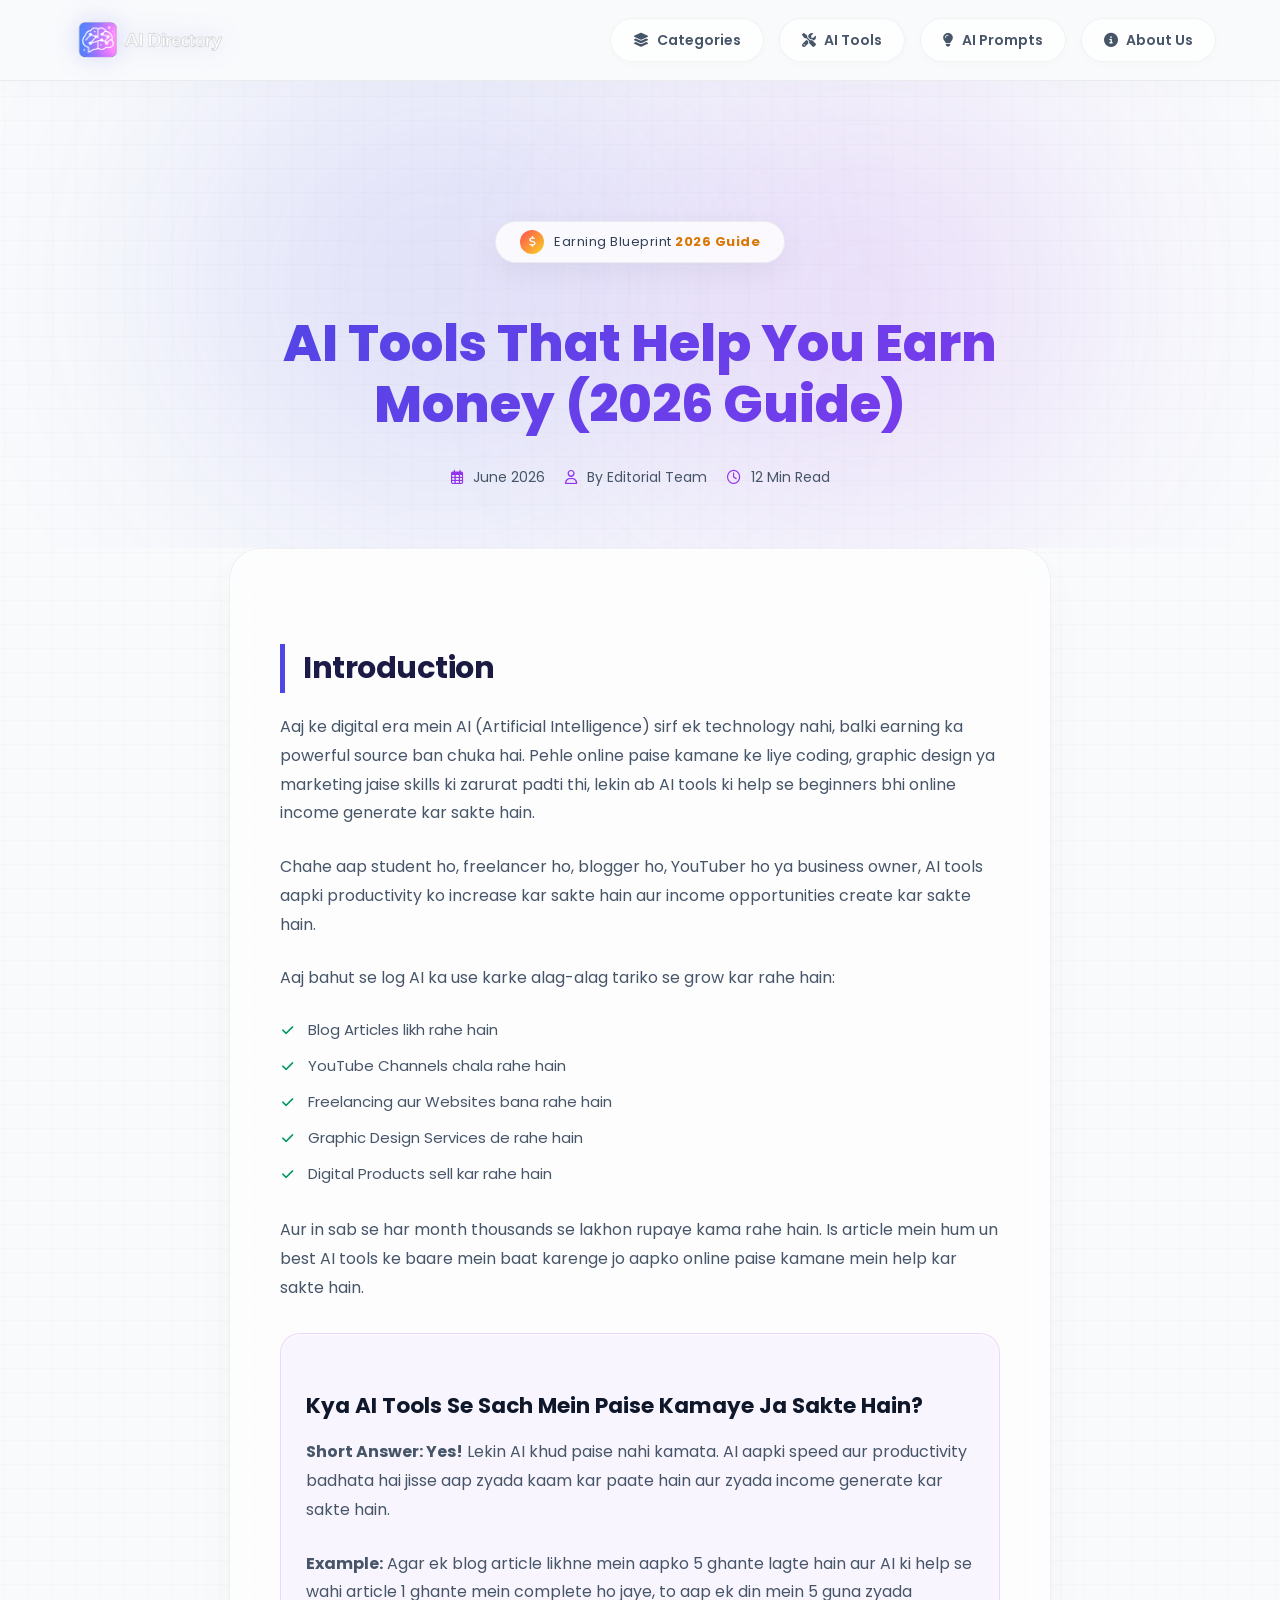
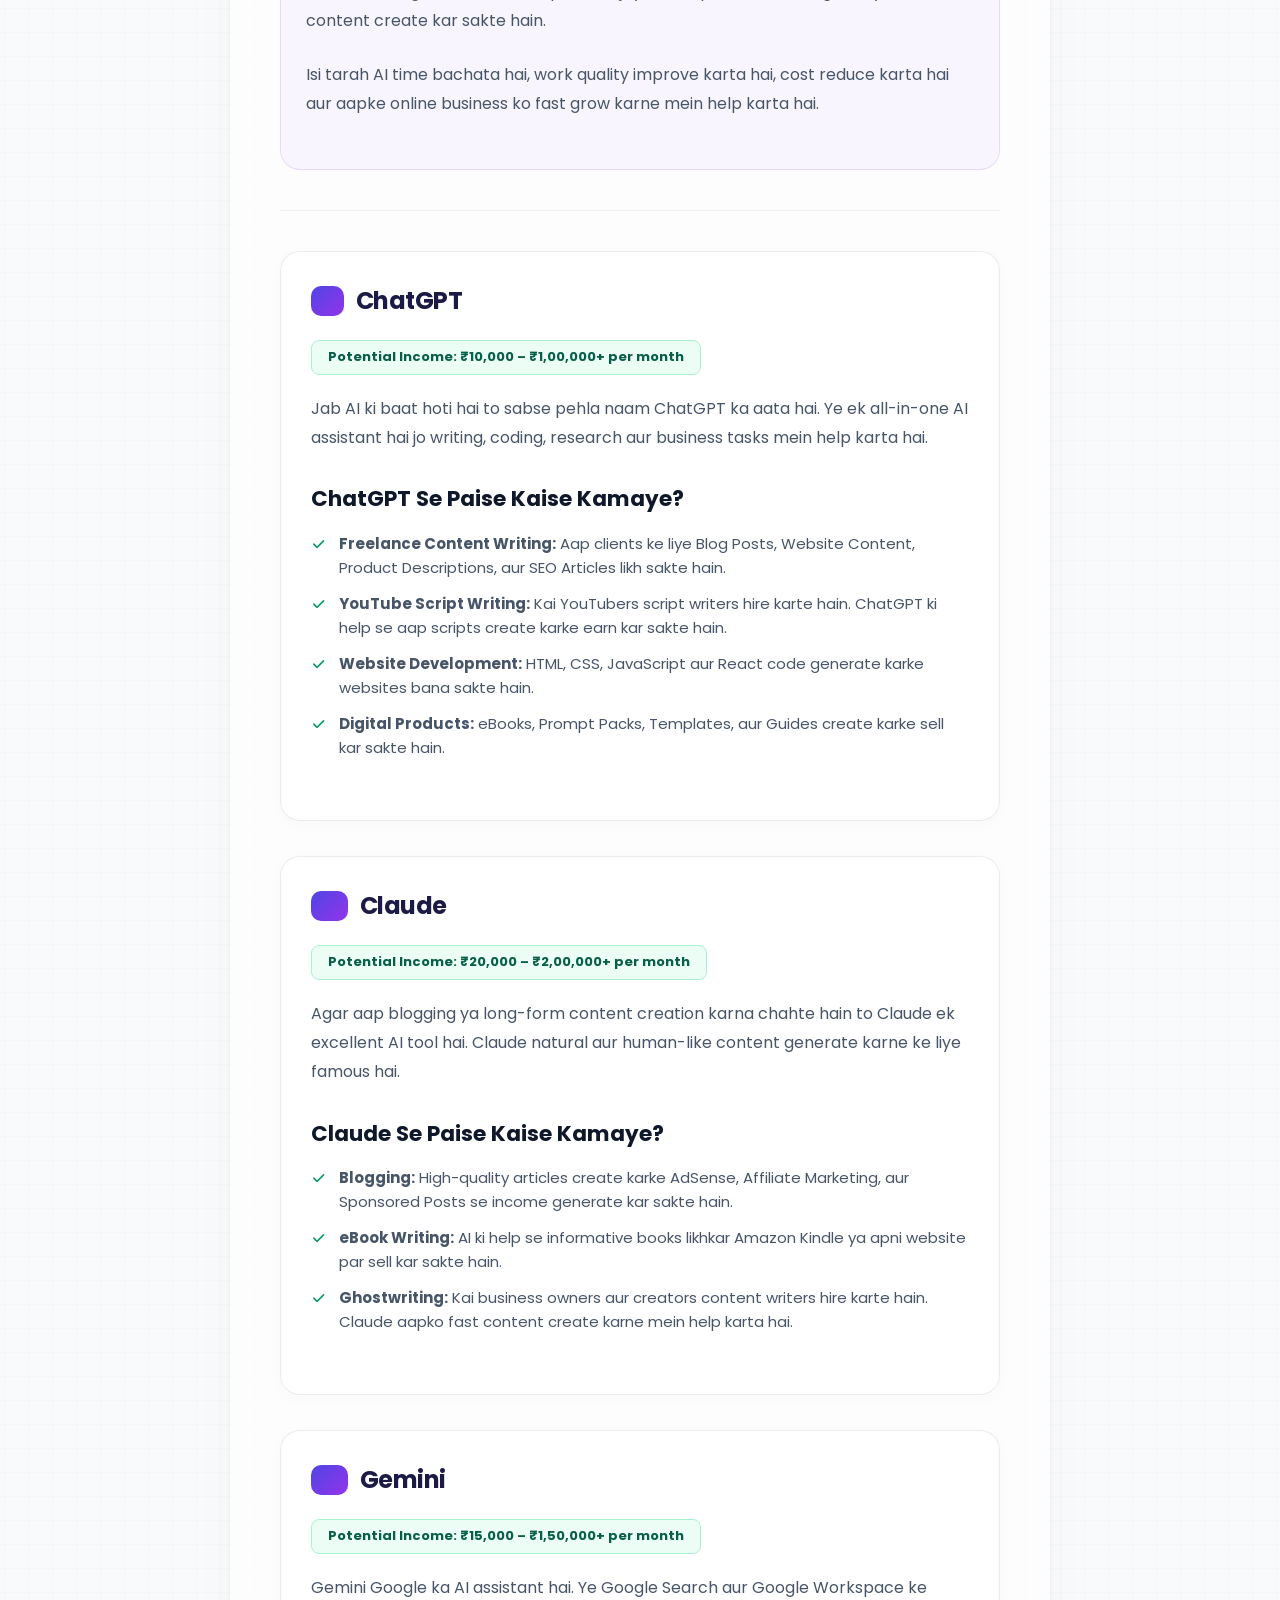
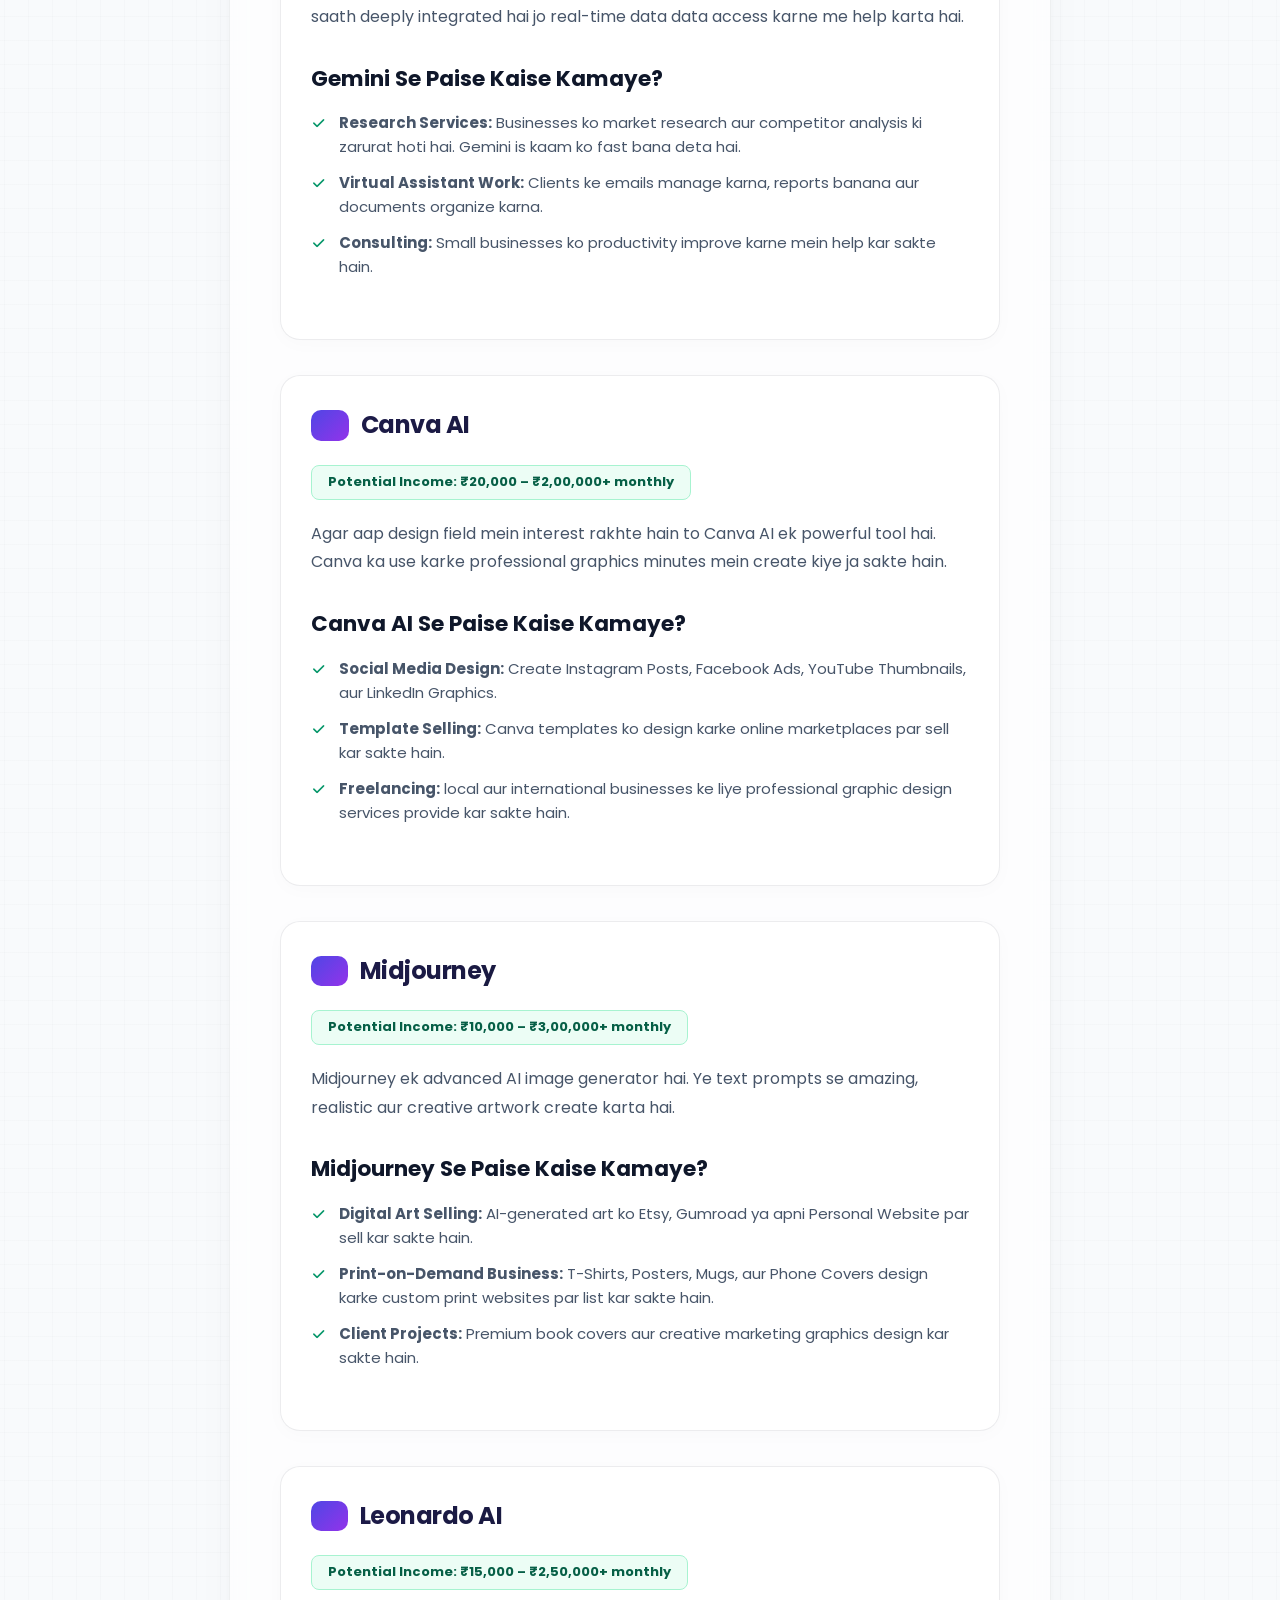
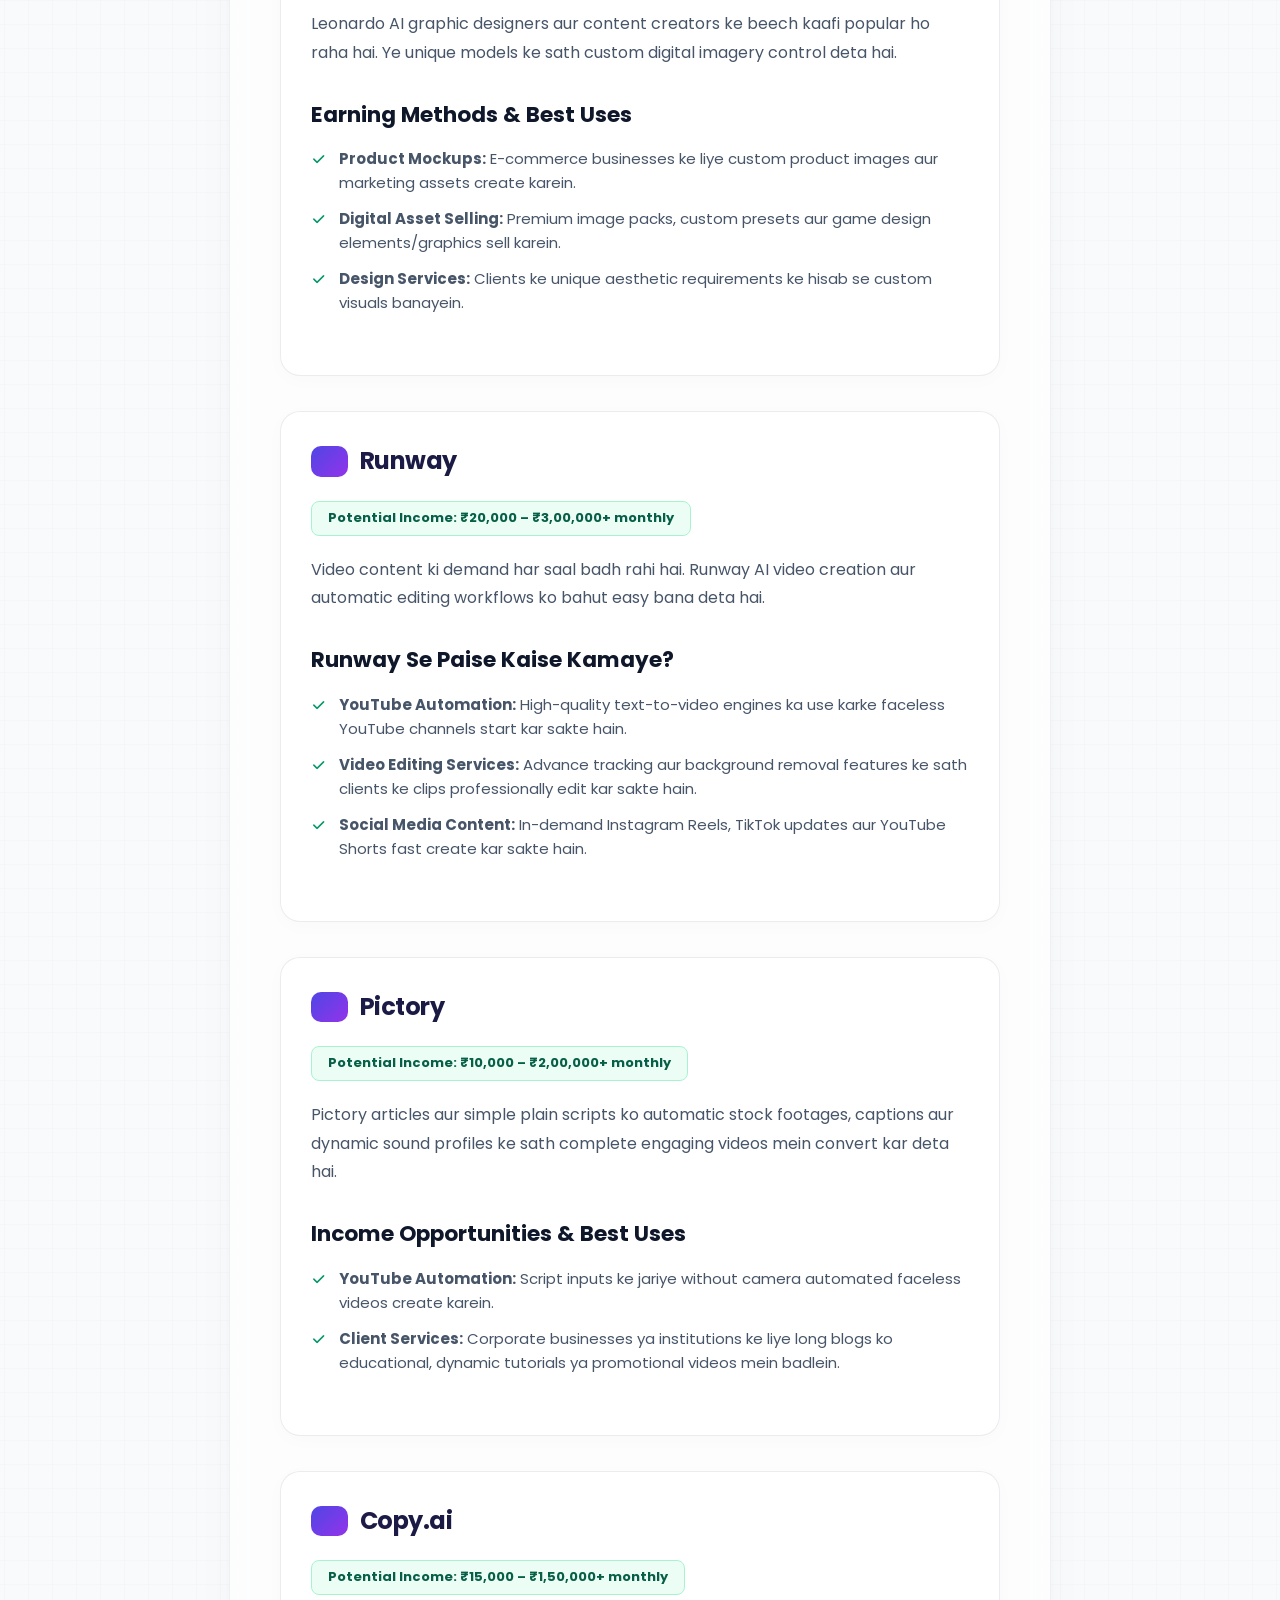
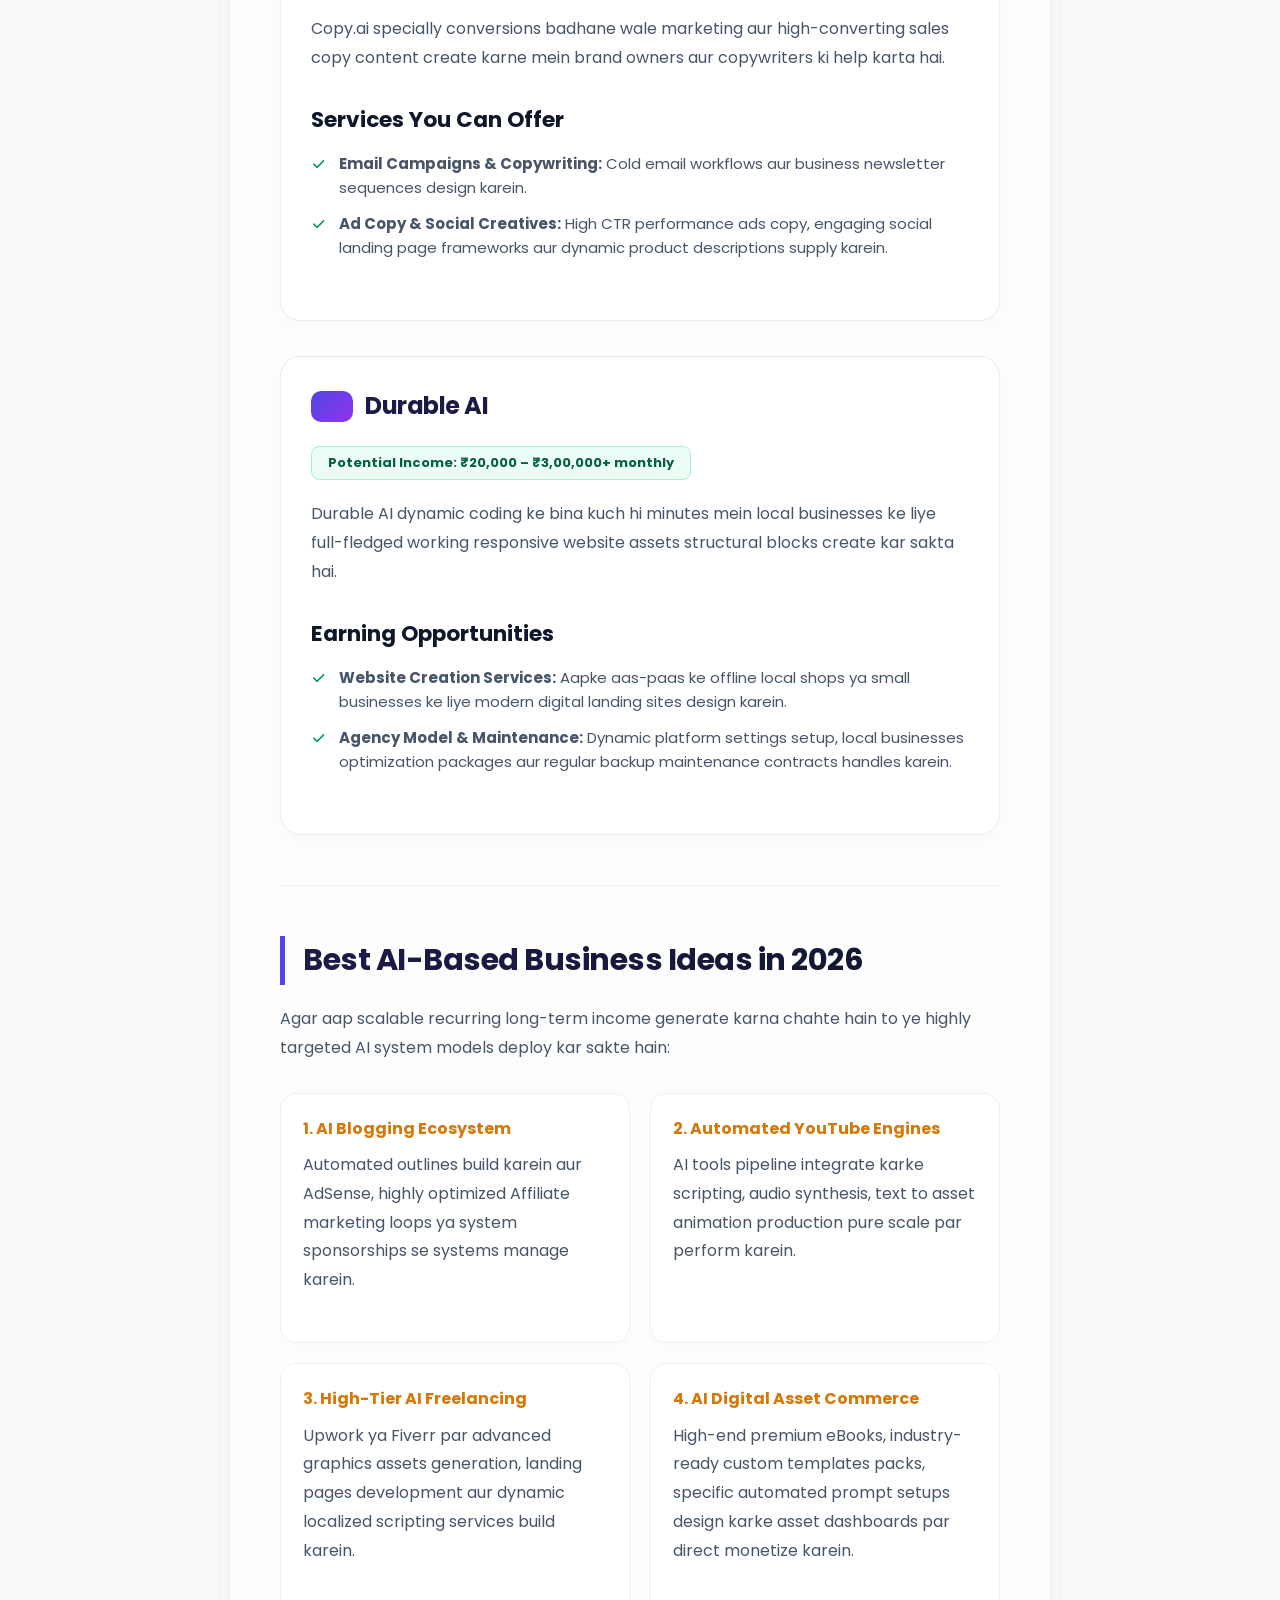
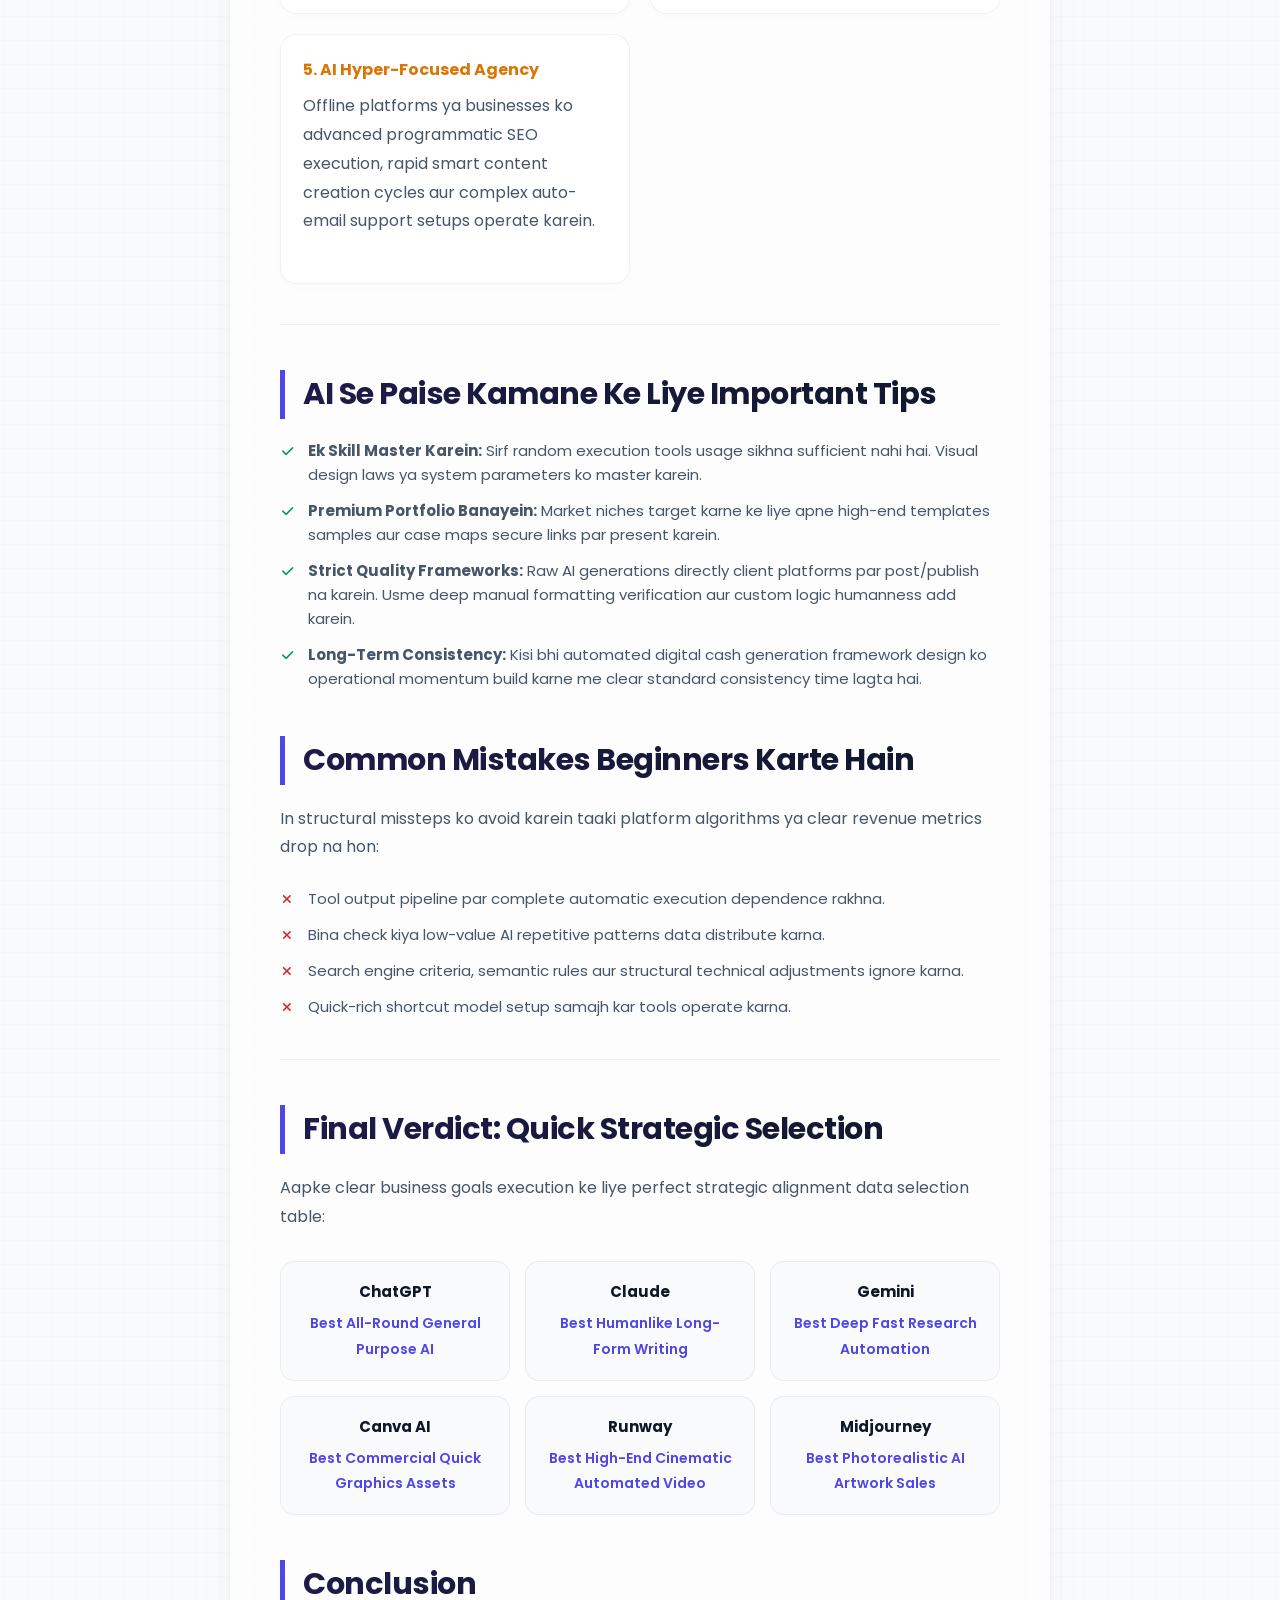
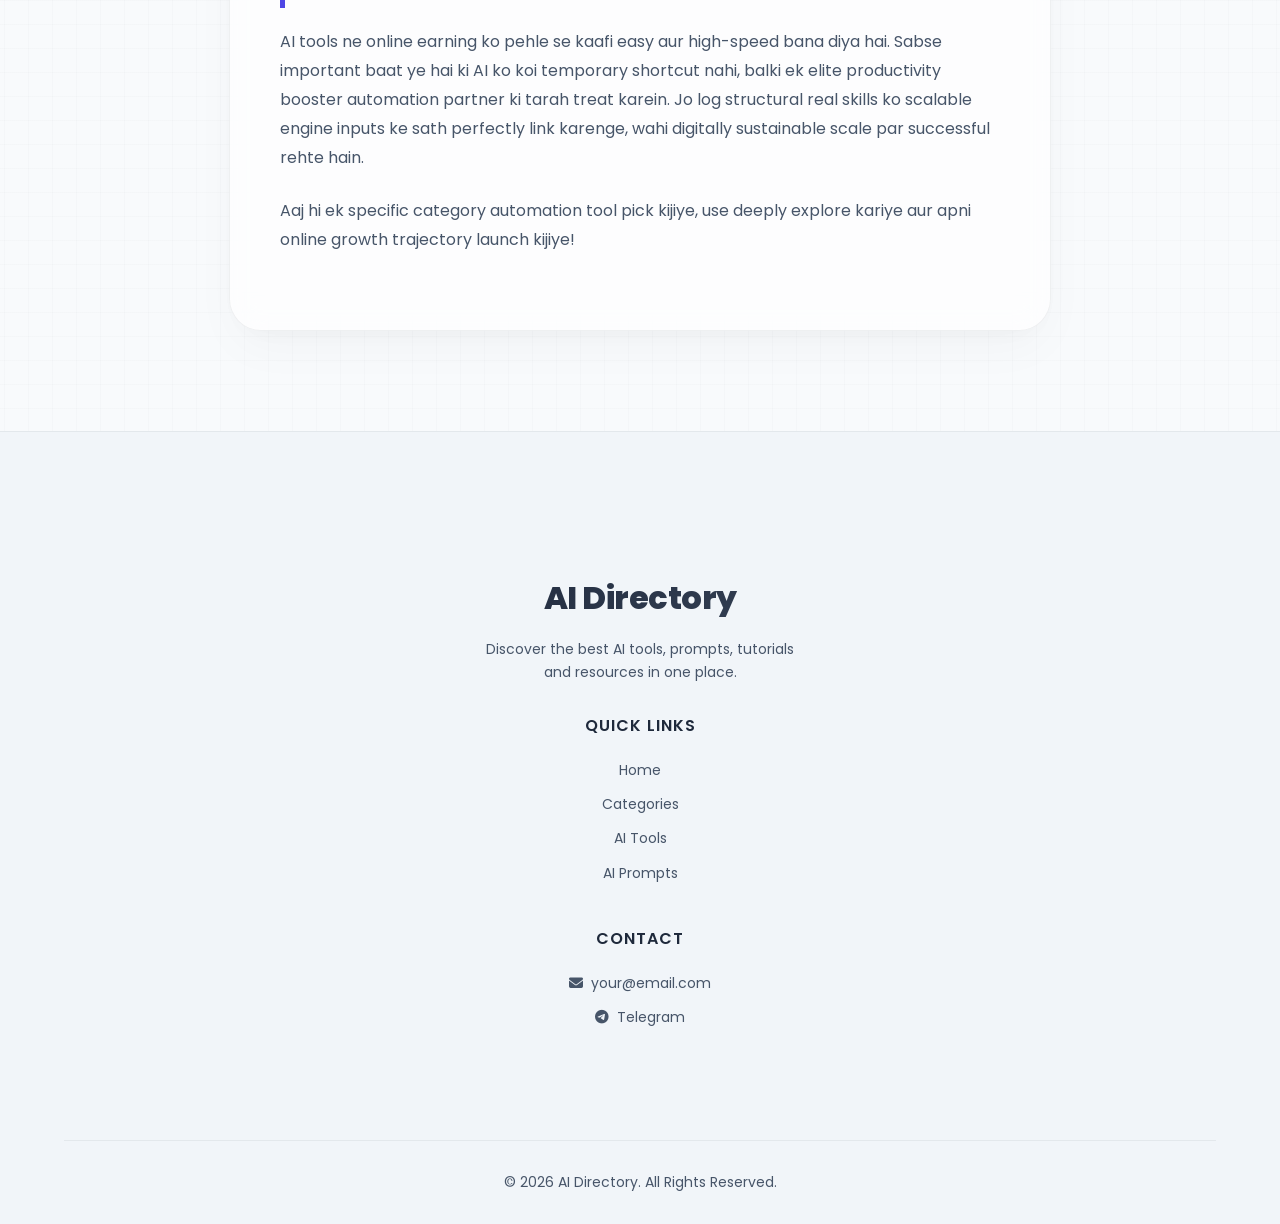
<file: article13.html>
<!DOCTYPE html>
<html lang="en">
<head>
  <meta charset="UTF-8">
  <meta name="viewport" content="width=device-width, initial-scale=1.0">
  <title>AI Tools That Help You Earn Money (2026 Guide) - AI Directory</title>
  <link rel="stylesheet" href="style.css">
  <link rel="stylesheet" href="https://cdnjs.cloudflare.com/ajax/libs/font-awesome/6.4.0/css/all.min.css">
  <link href="https://fonts.googleapis.com/css2?family=Poppins:wght@400;500;600;700;800&display=swap" rel="stylesheet">
  
  <style>
    /* =======================================================
   ARTICLE SPECIFIC ULTRA-PREMIUM STYLES (LIGHT THEME UNIFIED - VARIANT 3)
   ======================================================= */

/* Article Header Alignment Fix */
.article-header {
  padding: 140px 5% 60px;
  display: flex;
  flex-direction: column;   
  align-items: center;       
  justify-content: center;   
  text-align: center;        
  position: relative;
  overflow: hidden;
  width: 100%;
}

.article-header .hero-content {
  display: flex;
  flex-direction: column;
  align-items: center;       
  justify-content: center;
  text-align: center;
  max-width: 900px;          
  width: 100%;
  margin: 0 auto;            
}

.article-header h1 {
  text-align: center !important;
  width: 100%;
  margin: 20px 0 !important;
  color: var(--text-main); /* Deep Slate from root for absolute contrast */
}

.article-meta {
  display: flex;
  justify-content: center;   
  align-items: center;
  flex-wrap: wrap;           
  gap: 20px;
  color: var(--text-muted); /* Readable soft dark slate */
  font-size: 14px;
  width: 100%;
  margin-top: 10px;
}

.article-meta span i {
  color: var(--secondary); /* Premium Purple */
  margin-right: 6px;
}

.article-container {
  max-width: 950px;
  margin: 0 auto;
  padding: 0 5% 100px;
}

/* Premium Light Glassmorphic Container */
.article-content {
  background: var(--card-bg); /* Uniform High-End Glassmorphic Base from style.css */
  border: 1px solid var(--card-border);
  padding: 50px;
  border-radius: 32px;
  backdrop-filter: blur(16px);
  -webkit-backdrop-filter: blur(16px);
  
  /* Soft premium light shadow depth */
  box-shadow: 
    0 10px 30px -10px rgba(15, 23, 42, 0.04),
    0 20px 50px -5px rgba(15, 23, 42, 0.03), 
    inset 0 1px 0px #ffffff;
}

.article-content p {
  font-size: 16px;
  color: var(--text-muted); /* Clear, high-contrast text */
  line-height: 1.8;
  margin-bottom: 25px;
}

/* Luxury Left-Border Accent Heading */
.article-content h2 {
  text-align: left;
  font-size: 1.9rem;
  font-weight: 700;
  margin-top: 45px;
  margin-bottom: 20px;
  position: relative;
  /* Deep Indigo to Slate gradient to pop beautifully on light background */
  background: linear-gradient(135deg, #1e1b4b 0%, #0f172a 100%);
  -webkit-background-clip: text;
  -webkit-text-fill-color: transparent;
  border-left: 5px solid var(--primary); /* Solid Indigo Sidebar */
  padding-left: 18px;
}

/* Disables global centered line effect inside article content */
.article-content h2::after {
  display: none;
}

.article-content h3 {
  font-size: 1.35rem;
  font-weight: 700;
  margin-top: 30px;
  margin-bottom: 15px;
  color: var(--text-main);
}

.article-content ul {
  list-style: none;
  padding-left: 0;
  margin-bottom: 30px;
}

.article-content ul li {
  font-size: 15px;
  color: var(--text-muted);
  margin-bottom: 12px;
  position: relative;
  padding-left: 28px;
}

.article-content ul li::before {
  content: "\f00c";
  font-family: "Font Awesome 6 Free";
  font-weight: 900;
  position: absolute;
  left: 2px;
  top: 2px;
  color: #059669; /* Solid Emerald Green for clear visibility */
  font-size: 13px;
}

/* Tool Showcase Glass Cards */
.tool-box {
  background: rgba(255, 255, 255, 0.7);
  border: 1px solid rgba(15, 23, 42, 0.08);
  padding: 30px;
  border-radius: 20px;
  margin: 35px 0;
  box-shadow: 0 4px 20px rgba(15, 23, 42, 0.02);
  transition: all 0.4s cubic-bezier(0.16, 1, 0.3, 1);
}

.tool-box:hover {
  border-color: rgba(79, 70, 229, 0.4);
  background: #ffffff;
  transform: translateY(-4px);
  box-shadow: 
    0 20px 40px -10px rgba(15, 23, 42, 0.08),
    0 0 30px 0px rgba(79, 70, 229, 0.05);
}

.tool-box-title {
  font-size: 1.5rem !important;
  font-weight: 800;
  color: var(--text-main) !important;
  border-left: none !important;
  padding-left: 0 !important;
  margin-top: 0 !important;
  display: flex;
  align-items: center;
  gap: 12px;
}

.tool-box-title span {
  background: var(--hero-gradient);
  color: white;
  padding: 4px 14px;
  border-radius: 10px;
  font-size: 14px;
  font-weight: 700;
}

.tool-badge-info {
  display: inline-block;
  background: #ecfdf5; /* Soft emerald tint instead of dark green overlay */
  border: 1px solid #a7f3d0;
  color: #065f46; /* High contrast Deep Emerald for text */
  padding: 6px 16px;
  border-radius: 8px;
  font-size: 13px;
  font-weight: 700;
  margin-bottom: 20px;
}

/* Premium Q&A / Insight Box (Light Tint Variant) */
.insight-box {
  background: rgba(147, 51, 234, 0.04); /* Subtle Purple Glow */
  border: 1px solid rgba(147, 51, 234, 0.15);
  padding: 25px;
  border-radius: 20px;
  margin: 30px 0;
  box-shadow: inset 0 1px 2px rgba(255, 255, 255, 0.8);
}

/* Premium Business Ideas Grid Split */
.business-grid {
  display: grid;
  grid-template-columns: repeat(2, 1fr);
  gap: 20px;
  margin: 30px 0;
}

.business-card {
  background: #ffffff; /* Clear crisp surface */
  border: 1px solid var(--card-border);
  padding: 22px;
  border-radius: 16px;
  box-shadow: 0 4px 15px rgba(15, 23, 42, 0.01);
  transition: all 0.3s ease;
}

.business-card:hover {
  border-color: rgba(79, 70, 229, 0.2);
  box-shadow: 0 10px 25px -5px rgba(15, 23, 42, 0.04);
}

.business-card h4 {
  color: var(--accent); /* Warm Premium Amber for titles */
  font-size: 16px;
  margin-bottom: 10px;
  font-weight: 700;
}

/* Premium Final Suggestion Engine Grid */
.final-recommendation-grid {
  display: grid;
  grid-template-columns: repeat(3, 1fr);
  gap: 15px;
  margin: 30px 0;
}

.rec-card {
  background: #f8fafc; /* Crisp light gray background */
  border: 1px solid rgba(15, 23, 42, 0.06);
  padding: 18px 16px;
  border-radius: 14px;
  text-align: center;
  transition: all 0.3s ease;
}

.rec-card:hover {
  background: #ffffff;
  border-color: rgba(79, 70, 229, 0.2);
  box-shadow: 0 8px 20px rgba(15, 23, 42, 0.03);
}

.rec-card strong {
  color: var(--text-main); /* Bold Deep Slate text */
  display: block;
  margin-bottom: 6px;
  font-size: 15px;
  font-weight: 700;
}

.rec-card span {
  color: var(--primary); /* Premium Indigo text link/subtext */
  font-size: 14px;
  font-weight: 600;
}

/* Red Warning Checklist Setup */
.mistake-list li::before {
  content: "\f00d" !important;
  color: #dc2626 !important; /* Solid dark red for high contrast warnings */
}

/* Responsive Patch */
@media(max-width: 768px) {
  .article-header { padding-top: 100px; padding-bottom: 40px; }
  .article-header h1 { font-size: 2.2rem !important; }
  .article-content { padding: 25px; border-radius: 24px; }
  .business-grid, .final-recommendation-grid { grid-template-columns: 1fr; gap: 15px; }
}
  </style>
</head>
<body>

  <nav class="navbar">
    <div class="logo">
      <img src="images/AI Directory.png" alt="AI Directory" class="logo-desktop">
      <img src="images/AI Directory1.png" alt="AI Directory" class="logo-mobile">
    </div>
    <ul class="nav-links">
      <li><a href="index.html#categories"><i class="fas fa-layer-group"></i> Categories</a></li>
      <li><a href="index.html#tools"><i class="fas fa-screwdriver-wrench"></i> AI Tools</a></li>
      <li><a href="index.html#prompts"><i class="fas fa-lightbulb"></i> AI Prompts</a></li>
      <li><a href="legal.html#about"><i class="fas fa-circle-info"></i> About Us</a></li>
    </ul>
    <button class="menu-btn" aria-label="Toggle Menu">
      <i class="fas fa-bars"></i>
    </button>
  </nav>

  <header class="article-header">
    <div class="blur-glow glow-1"></div>
    <div class="blur-glow glow-2"></div>
    <div class="hero-content">
      <div class="highlight-badge">
        <span class="badge-icon"><i class="fas fa-dollar-sign"></i></span>
        <span class="badge-text">Earning Blueprint <b>2026 Guide</b></span>
      </div>
      <h1 class="gradient-text" style="font-size: 3.2rem; font-weight: 800; line-height: 1.2;">
        AI Tools That Help You Earn Money (2026 Guide)
      </h1>
      <div class="article-meta">
        <span><i class="far fa-calendar-alt"></i> June 2026</span>
        <span><i class="far fa-user"></i> By Editorial Team</span>
        <span><i class="far fa-clock"></i> 12 Min Read</span>
      </div>
    </div>
  </header>

  <main class="article-container">
    <article class="article-content">
      
      <h2>Introduction</h2>
      <p>Aaj ke digital era mein AI (Artificial Intelligence) sirf ek technology nahi, balki earning ka powerful source ban chuka hai. Pehle online paise kamane ke liye coding, graphic design ya marketing jaise skills ki zarurat padti thi, lekin ab AI tools ki help se beginners bhi online income generate kar sakte hain.</p>
      <p>Chahe aap student ho, freelancer ho, blogger ho, YouTuber ho ya business owner, AI tools aapki productivity ko increase kar sakte hain aur income opportunities create kar sakte hain.</p>
      
      <p>Aaj bahut se log AI ka use karke alag-alag tariko se grow kar rahe hain:</p>
      <ul>
        <li>Blog Articles likh rahe hain</li>
        <li>YouTube Channels chala rahe hain</li>
        <li>Freelancing aur Websites bana rahe hain</li>
        <li>Graphic Design Services de rahe hain</li>
        <li>Digital Products sell kar rahe hain</li>
      </ul>
      <p>Aur in sab se har month thousands se lakhon rupaye kama rahe hain. Is article mein hum un best AI tools ke baare mein baat karenge jo aapko online paise kamane mein help kar sakte hain.</p>

      <div class="insight-box">
        <h3>Kya AI Tools Se Sach Mein Paise Kamaye Ja Sakte Hain?</h3>
        <p><strong>Short Answer: Yes!</strong> Lekin AI khud paise nahi kamata. AI aapki speed aur productivity badhata hai jisse aap zyada kaam kar paate hain aur zyada income generate kar sakte hain.</p>
        <p><strong>Example:</strong> Agar ek blog article likhne mein aapko 5 ghante lagte hain aur AI ki help se wahi article 1 ghante mein complete ho jaye, to aap ek din mein 5 guna zyada content create kar sakte hain.</p>
        <p>Isi tarah AI time bachata hai, work quality improve karta hai, cost reduce karta hai aur aapke online business ko fast grow karne mein help karta hai.</p>
      </div>

      <hr style="border: 0; border-top: 1px solid var(--card-border); margin: 40px 0;">

      <div class="tool-box">
        <h2 class="tool-box-title"><span>1</span> ChatGPT</h2>
        <div class="tool-badge-info">Potential Income: ₹10,000 – ₹1,00,000+ per month</div>
        <p>Jab AI ki baat hoti hai to sabse pehla naam ChatGPT ka aata hai. Ye ek all-in-one AI assistant hai jo writing, coding, research aur business tasks mein help karta hai.</p>
        
        <h3>ChatGPT Se Paise Kaise Kamaye?</h3>
        <ul>
          <li><strong>Freelance Content Writing:</strong> Aap clients ke liye Blog Posts, Website Content, Product Descriptions, aur SEO Articles likh sakte hain.</li>
          <li><strong>YouTube Script Writing:</strong> Kai YouTubers script writers hire karte hain. ChatGPT ki help se aap scripts create karke earn kar sakte hain.</li>
          <li><strong>Website Development:</strong> HTML, CSS, JavaScript aur React code generate karke websites bana sakte hain.</li>
          <li><strong>Digital Products:</strong> eBooks, Prompt Packs, Templates, aur Guides create karke sell kar sakte hain.</li>
        </ul>
      </div>

      <div class="tool-box">
        <h2 class="tool-box-title"><span>2</span> Claude</h2>
        <div class="tool-badge-info">Potential Income: ₹20,000 – ₹2,00,000+ per month</div>
        <p>Agar aap blogging ya long-form content creation karna chahte hain to Claude ek excellent AI tool hai. Claude natural aur human-like content generate karne ke liye famous hai.</p>
        
        <h3>Claude Se Paise Kaise Kamaye?</h3>
        <ul>
          <li><strong>Blogging:</strong> High-quality articles create karke AdSense, Affiliate Marketing, aur Sponsored Posts se income generate kar sakte hain.</li>
          <li><strong>eBook Writing:</strong> AI ki help se informative books likhkar Amazon Kindle ya apni website par sell kar sakte hain.</li>
          <li><strong>Ghostwriting:</strong> Kai business owners aur creators content writers hire karte hain. Claude aapko fast content create karne mein help karta hai.</li>
        </ul>
      </div>

      <div class="tool-box">
        <h2 class="tool-box-title"><span>3</span> Gemini</h2>
        <div class="tool-badge-info">Potential Income: ₹15,000 – ₹1,50,000+ per month</div>
        <p>Gemini Google ka AI assistant hai. Ye Google Search aur Google Workspace ke saath deeply integrated hai jo real-time data data access karne me help karta hai.</p>
        
        <h3>Gemini Se Paise Kaise Kamaye?</h3>
        <ul>
          <li><strong>Research Services:</strong> Businesses ko market research aur competitor analysis ki zarurat hoti hai. Gemini is kaam ko fast bana deta hai.</li>
          <li><strong>Virtual Assistant Work:</strong> Clients ke emails manage karna, reports banana aur documents organize karna.</li>
          <li><strong>Consulting:</strong> Small businesses ko productivity improve karne mein help kar sakte hain.</li>
        </ul>
      </div>

      <div class="tool-box">
        <h2 class="tool-box-title"><span>4</span> Canva AI</h2>
        <div class="tool-badge-info">Potential Income: ₹20,000 – ₹2,00,000+ monthly</div>
        <p>Agar aap design field mein interest rakhte hain to Canva AI ek powerful tool hai. Canva ka use karke professional graphics minutes mein create kiye ja sakte hain.</p>
        
        <h3>Canva AI Se Paise Kaise Kamaye?</h3>
        <ul>
          <li><strong>Social Media Design:</strong> Create Instagram Posts, Facebook Ads, YouTube Thumbnails, aur LinkedIn Graphics.</li>
          <li><strong>Template Selling:</strong> Canva templates ko design karke online marketplaces par sell kar sakte hain.</li>
          <li><strong>Freelancing:</strong> local aur international businesses ke liye professional graphic design services provide kar sakte hain.</li>
        </ul>
      </div>

      <div class="tool-box">
        <h2 class="tool-box-title"><span>5</span> Midjourney</h2>
        <div class="tool-badge-info">Potential Income: ₹10,000 – ₹3,00,000+ monthly</div>
        <p>Midjourney ek advanced AI image generator hai. Ye text prompts se amazing, realistic aur creative artwork create karta hai.</p>
        
        <h3>Midjourney Se Paise Kaise Kamaye?</h3>
        <ul>
          <li><strong>Digital Art Selling:</strong> AI-generated art ko Etsy, Gumroad ya apni Personal Website par sell kar sakte hain.</li>
          <li><strong>Print-on-Demand Business:</strong> T-Shirts, Posters, Mugs, aur Phone Covers design karke custom print websites par list kar sakte hain.</li>
          <li><strong>Client Projects:</strong> Premium book covers aur creative marketing graphics design kar sakte hain.</li>
        </ul>
      </div>

      <div class="tool-box">
        <h2 class="tool-box-title"><span>6</span> Leonardo AI</h2>
        <div class="tool-badge-info">Potential Income: ₹15,000 – ₹2,50,000+ monthly</div>
        <p>Leonardo AI graphic designers aur content creators ke beech kaafi popular ho raha hai. Ye unique models ke sath custom digital imagery control deta hai.</p>
        
        <h3>Earning Methods & Best Uses</h3>
        <ul>
          <li><strong>Product Mockups:</strong> E-commerce businesses ke liye custom product images aur marketing assets create karein.</li>
          <li><strong>Digital Asset Selling:</strong> Premium image packs, custom presets aur game design elements/graphics sell karein.</li>
          <li><strong>Design Services:</strong> Clients ke unique aesthetic requirements ke hisab se custom visuals banayein.</li>
        </ul>
      </div>

      <div class="tool-box">
        <h2 class="tool-box-title"><span>7</span> Runway</h2>
        <div class="tool-badge-info">Potential Income: ₹20,000 – ₹3,00,000+ monthly</div>
        <p>Video content ki demand har saal badh rahi hai. Runway AI video creation aur automatic editing workflows ko bahut easy bana deta hai.</p>
        
        <h3>Runway Se Paise Kaise Kamaye?</h3>
        <ul>
          <li><strong>YouTube Automation:</strong> High-quality text-to-video engines ka use karke faceless YouTube channels start kar sakte hain.</li>
          <li><strong>Video Editing Services:</strong> Advance tracking aur background removal features ke sath clients ke clips professionally edit kar sakte hain.</li>
          <li><strong>Social Media Content:</strong> In-demand Instagram Reels, TikTok updates aur YouTube Shorts fast create kar sakte hain.</li>
        </ul>
      </div>

      <div class="tool-box">
        <h2 class="tool-box-title"><span>8</span> Pictory</h2>
        <div class="tool-badge-info">Potential Income: ₹10,000 – ₹2,00,000+ monthly</div>
        <p>Pictory articles aur simple plain scripts ko automatic stock footages, captions aur dynamic sound profiles ke sath complete engaging videos mein convert kar deta hai.</p>
        
        <h3>Income Opportunities & Best Uses</h3>
        <ul>
          <li><strong>YouTube Automation:</strong> Script inputs ke jariye without camera automated faceless videos create karein.</li>
          <li><strong>Client Services:</strong> Corporate businesses ya institutions ke liye long blogs ko educational, dynamic tutorials ya promotional videos mein badlein.</li>
        </ul>
      </div>

      <div class="tool-box">
        <h2 class="tool-box-title"><span>9</span> Copy.ai</h2>
        <div class="tool-badge-info">Potential Income: ₹15,000 – ₹1,50,000+ monthly</div>
        <p>Copy.ai specially conversions badhane wale marketing aur high-converting sales copy content create karne mein brand owners aur copywriters ki help karta hai.</p>
        
        <h3>Services You Can Offer</h3>
        <ul>
          <li><strong>Email Campaigns & Copywriting:</strong> Cold email workflows aur business newsletter sequences design karein.</li>
          <li><strong>Ad Copy & Social Creatives:</strong> High CTR performance ads copy, engaging social landing page frameworks aur dynamic product descriptions supply karein.</li>
        </ul>
      </div>

      <div class="tool-box">
        <h2 class="tool-box-title"><span>10</span> Durable AI</h2>
        <div class="tool-badge-info">Potential Income: ₹20,000 – ₹3,00,000+ monthly</div>
        <p>Durable AI dynamic coding ke bina kuch hi minutes mein local businesses ke liye full-fledged working responsive website assets structural blocks create kar sakta hai.</p>
        
        <h3>Earning Opportunities</h3>
        <ul>
          <li><strong>Website Creation Services:</strong> Aapke aas-paas ke offline local shops ya small businesses ke liye modern digital landing sites design karein.</li>
          <li><strong>Agency Model & Maintenance:</strong> Dynamic platform settings setup, local businesses optimization packages aur regular backup maintenance contracts handles karein.</li>
        </ul>
      </div>

      <hr style="border: 0; border-top: 1px solid var(--card-border); margin: 50px 0;">

      <h2>Best AI-Based Business Ideas in 2026</h2>
      <p>Agar aap scalable recurring long-term income generate karna chahte hain to ye highly targeted AI system models deploy kar sakte hain:</p>
      
      <div class="business-grid">
        <div class="business-card">
          <h4>1. AI Blogging Ecosystem</h4>
          <p>Automated outlines build karein aur AdSense, highly optimized Affiliate marketing loops ya system sponsorships se systems manage karein.</p>
        </div>
        <div class="business-card">
          <h4>2. Automated YouTube Engines</h4>
          <p>AI tools pipeline integrate karke scripting, audio synthesis, text to asset animation production pure scale par perform karein.</p>
        </div>
        <div class="business-card">
          <h4>3. High-Tier AI Freelancing</h4>
          <p>Upwork ya Fiverr par advanced graphics assets generation, landing pages development aur dynamic localized scripting services build karein.</p>
        </div>
        <div class="business-card">
          <h4>4. AI Digital Asset Commerce</h4>
          <p>High-end premium eBooks, industry-ready custom templates packs, specific automated prompt setups design karke asset dashboards par direct monetize karein.</p>
        </div>
        <div class="business-card">
          <h4>5. AI Hyper-Focused Agency</h4>
          <p>Offline platforms ya businesses ko advanced programmatic SEO execution, rapid smart content creation cycles aur complex auto-email support setups operate karein.</p>
        </div>
      </div>

      <hr style="border: 0; border-top: 1px solid var(--card-border); margin: 40px 0;">

      <h2>AI Se Paise Kamane Ke Liye Important Tips</h2>
      <ul>
        <li><strong>Ek Skill Master Karein:</strong> Sirf random execution tools usage sikhna sufficient nahi hai. Visual design laws ya system parameters ko master karein.</li>
        <li><strong>Premium Portfolio Banayein:</strong> Market niches target karne ke liye apne high-end templates samples aur case maps secure links par present karein.</li>
        <li><strong>Strict Quality Frameworks:</strong> Raw AI generations directly client platforms par post/publish na karein. Usme deep manual formatting verification aur custom logic humanness add karein.</li>
        <li><strong>Long-Term Consistency:</strong> Kisi bhi automated digital cash generation framework design ko operational momentum build karne me clear standard consistency time lagta hai.</li>
      </ul>

      <h2>Common Mistakes Beginners Karte Hain</h2>
      <p>In structural missteps ko avoid karein taaki platform algorithms ya clear revenue metrics drop na hon:</p>
      <ul class="mistake-list">
        <li>Tool output pipeline par complete automatic execution dependence rakhna.</li>
        <li>Bina check kiya low-value AI repetitive patterns data distribute karna.</li>
        <li>Search engine criteria, semantic rules aur structural technical adjustments ignore karna.</li>
        <li>Quick-rich shortcut model setup samajh kar tools operate karna.</li>
      </ul>

      <hr style="border: 0; border-top: 1px solid var(--card-border); margin: 40px 0;">

      <h2>Final Verdict: Quick Strategic Selection</h2>
      <p>Aapke clear business goals execution ke liye perfect strategic alignment data selection table:</p>
      
      <div class="final-recommendation-grid">
        <div class="rec-card"><strong>ChatGPT</strong><span>Best All-Round General Purpose AI</span></div>
        <div class="rec-card"><strong>Claude</strong><span>Best Humanlike Long-Form Writing</span></div>
        <div class="rec-card"><strong>Gemini</strong><span>Best Deep Fast Research Automation</span></div>
        <div class="rec-card"><strong>Canva AI</strong><span>Best Commercial Quick Graphics Assets</span></div>
        <div class="rec-card"><strong>Runway</strong><span>Best High-End Cinematic Automated Video</span></div>
        <div class="rec-card"><strong>Midjourney</strong><span>Best Photorealistic AI Artwork Sales</span></div>
      </div>

      <h2>Conclusion</h2>
      <p>AI tools ne online earning ko pehle se kaafi easy aur high-speed bana diya hai. Sabse important baat ye hai ki AI ko koi temporary shortcut nahi, balki ek elite productivity booster automation partner ki tarah treat karein. Jo log structural real skills ko scalable engine inputs ke sath perfectly link karenge, wahi digitally sustainable scale par successful rehte hain.</p>
      <p>Aaj hi ek specific category automation tool pick kijiye, use deeply explore kariye aur apni online growth trajectory launch kijiye!</p>

    </article>
  </main>

  <footer class="footer">
    <div class="footer-container">
      <div class="footer-brand">
        <h2>AI Directory</h2>
        <p>Discover the best AI tools, prompts, tutorials and resources in one place.</p>
      </div>
      <div class="footer-links">
        <h3>Quick Links</h3>
        <a href="index.html">Home</a>
        <a href="index.html#categories">Categories</a>
        <a href="index.html#tools">AI Tools</a>
        <a href="index.html#prompts">AI Prompts</a>
      </div>
      <div class="footer-links">
        <h3>Contact</h3>
        <a href="mailto:your@email.com"><i class="fa-solid fa-envelope"></i> your@email.com</a>
        <a href="https://t.me/smooth_looters" target="_blank"><i class="fa-brands fa-telegram"></i> Telegram</a>
      </div>
    </div>
    <div class="footer-bottom">
      &copy; 2026 AI Directory. All Rights Reserved.
    </div>
  </footer>

  <script>
    const menuBtn = document.querySelector('.menu-btn');
    const navLinks = document.querySelector('.nav-links');

    menuBtn.addEventListener('click', () => {
      navLinks.classList.toggle('active');
    });
  </script>
</body>
</html>
</file>
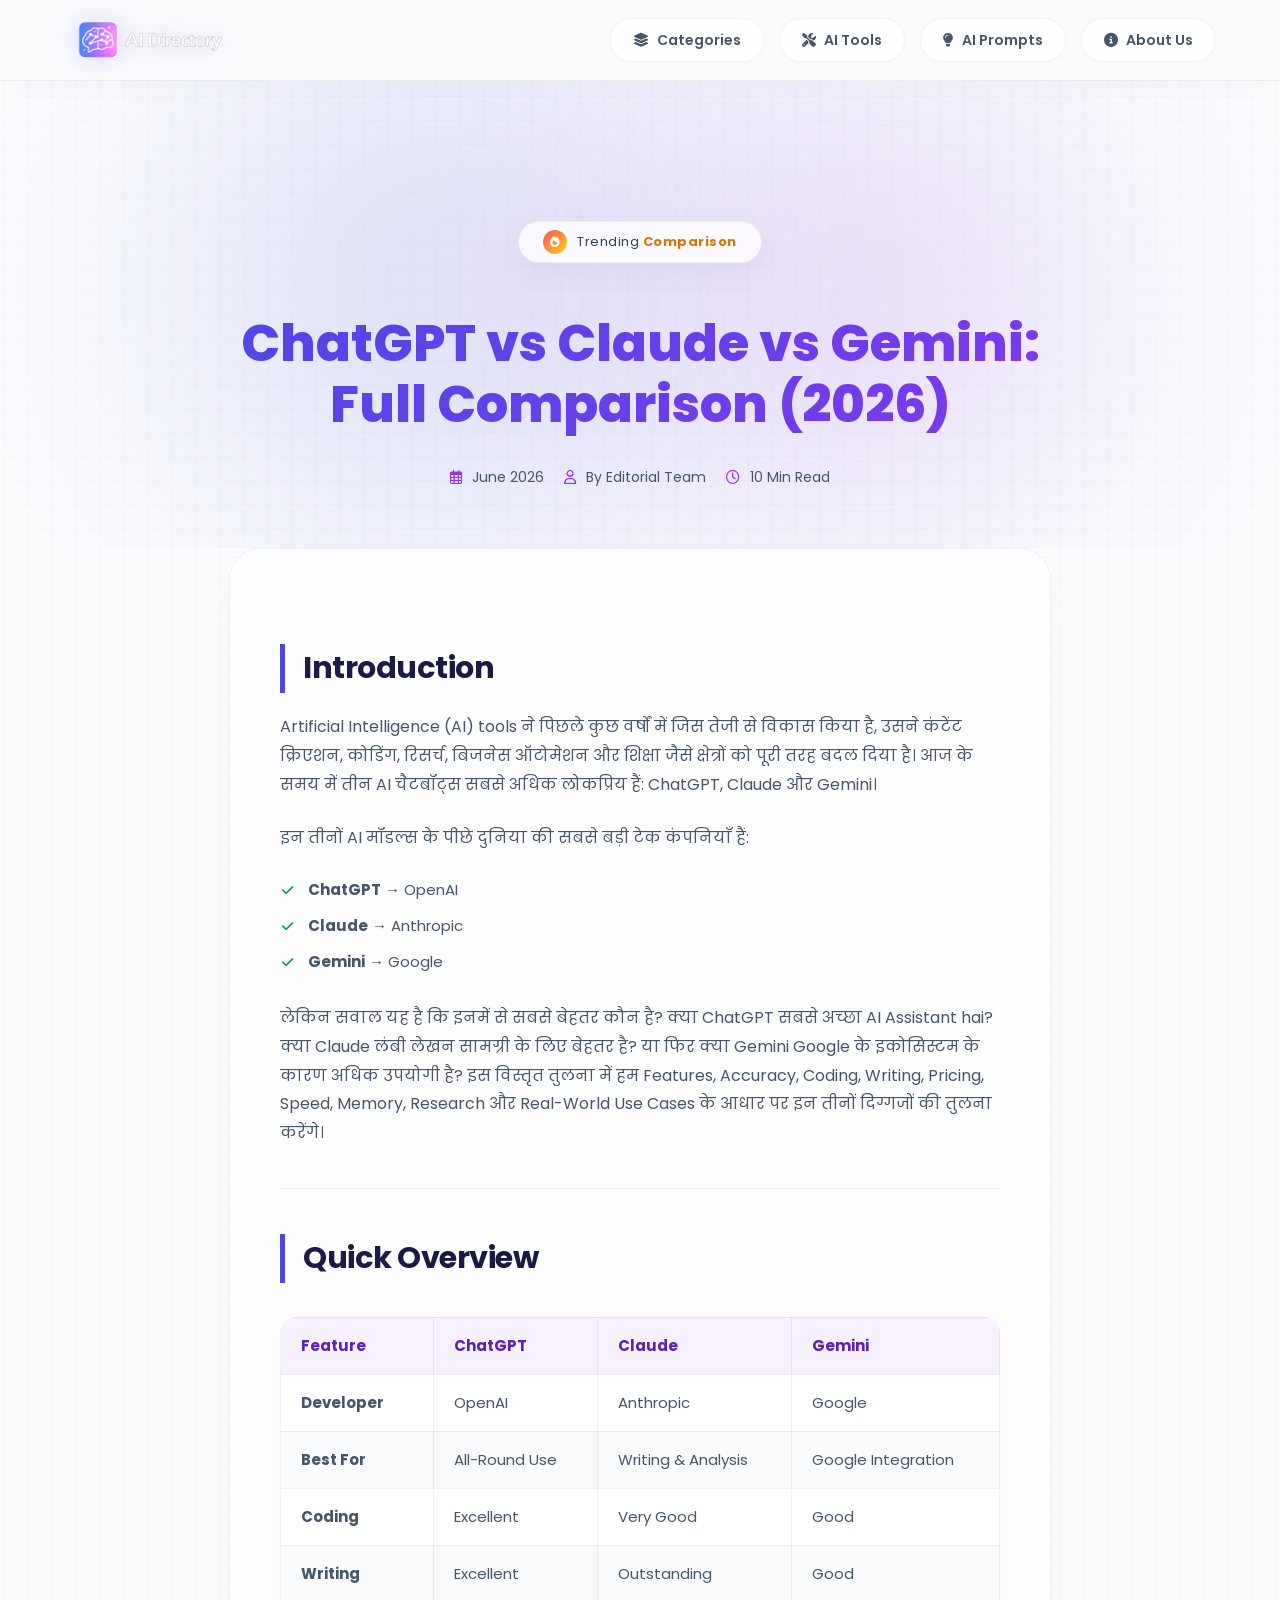
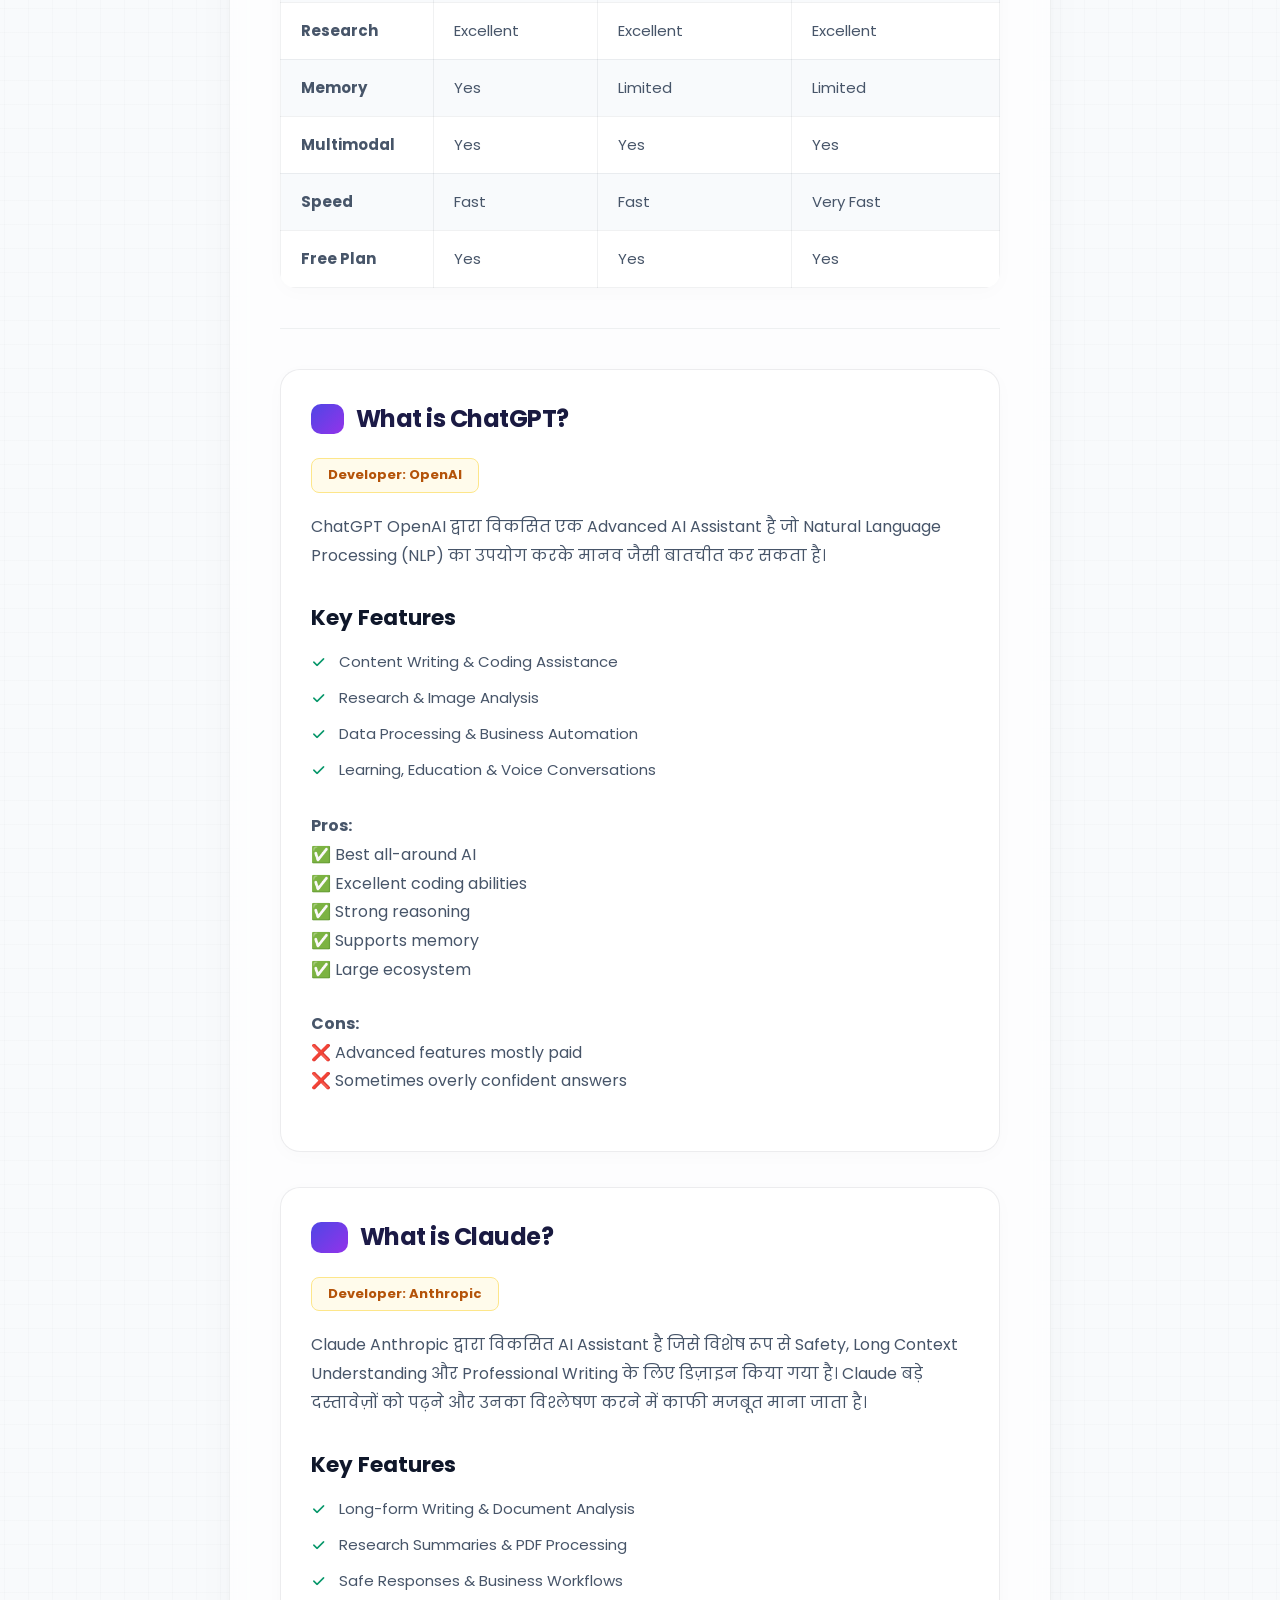
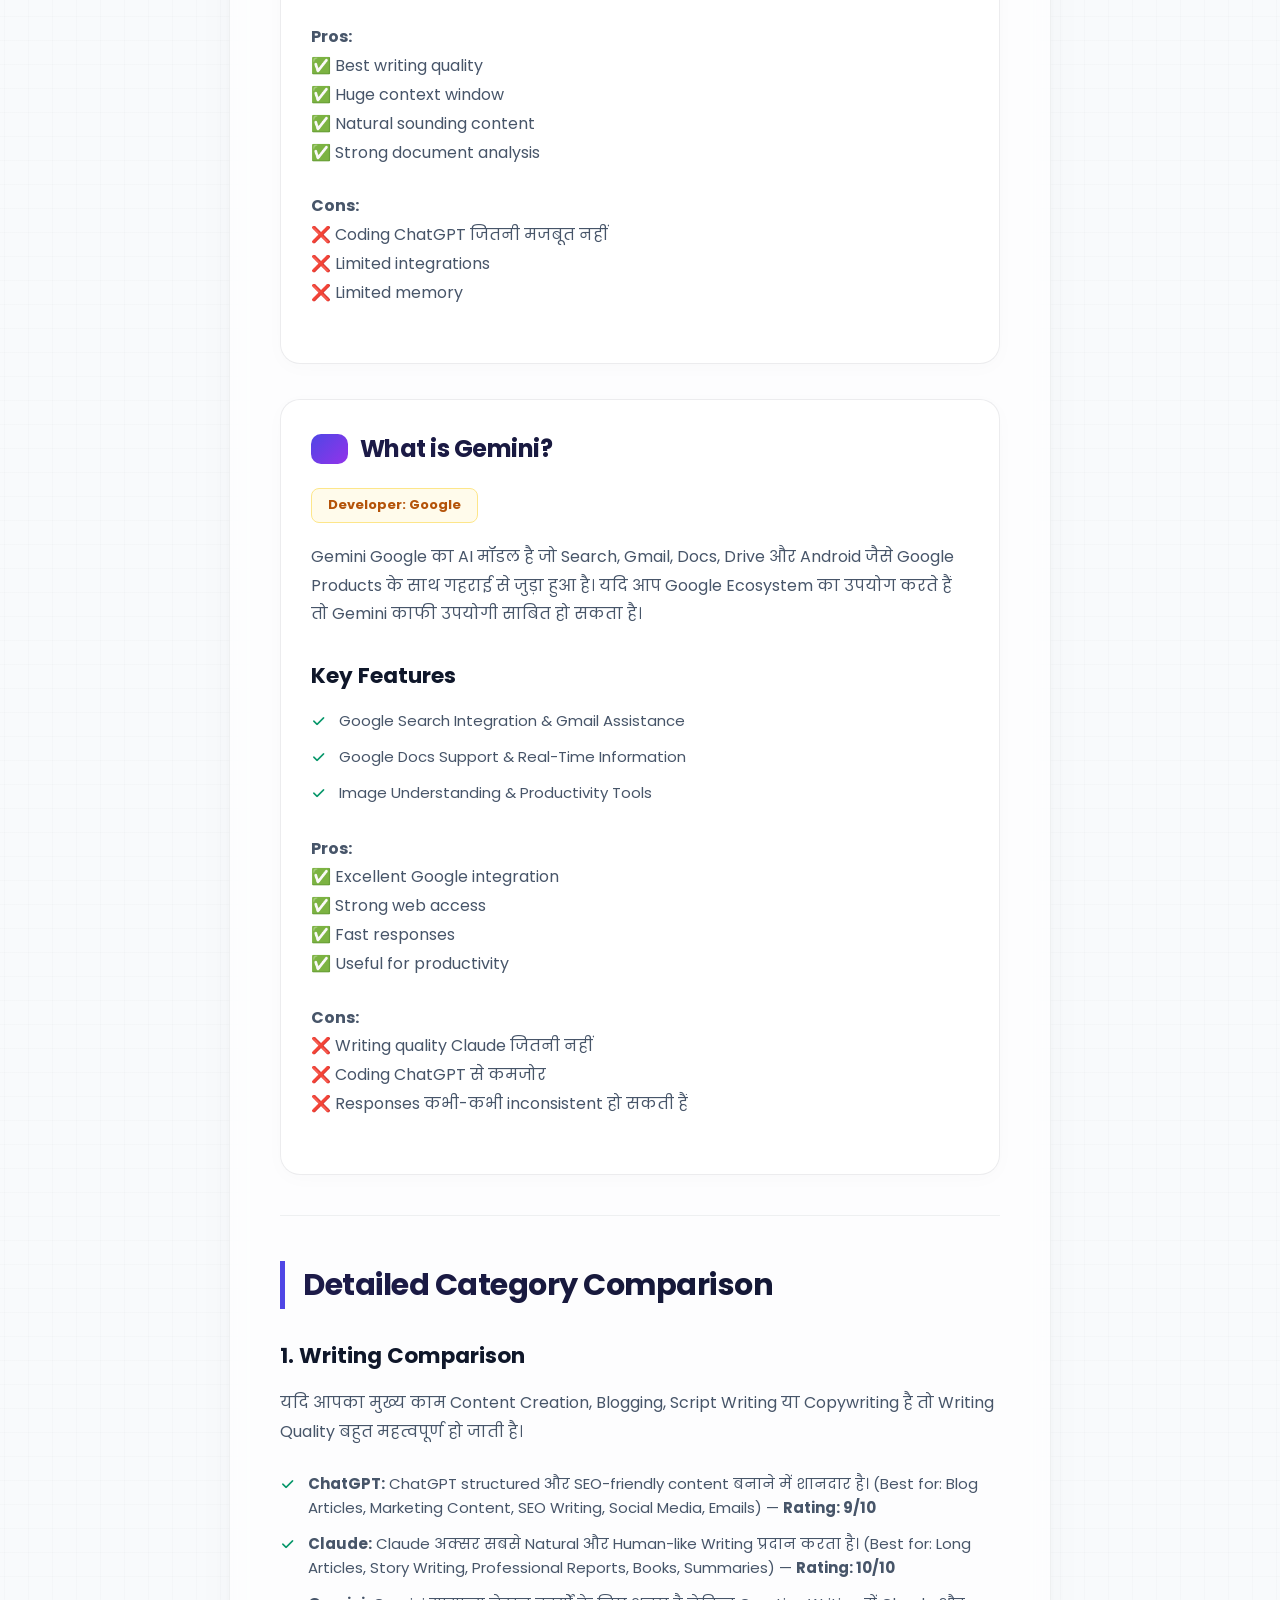
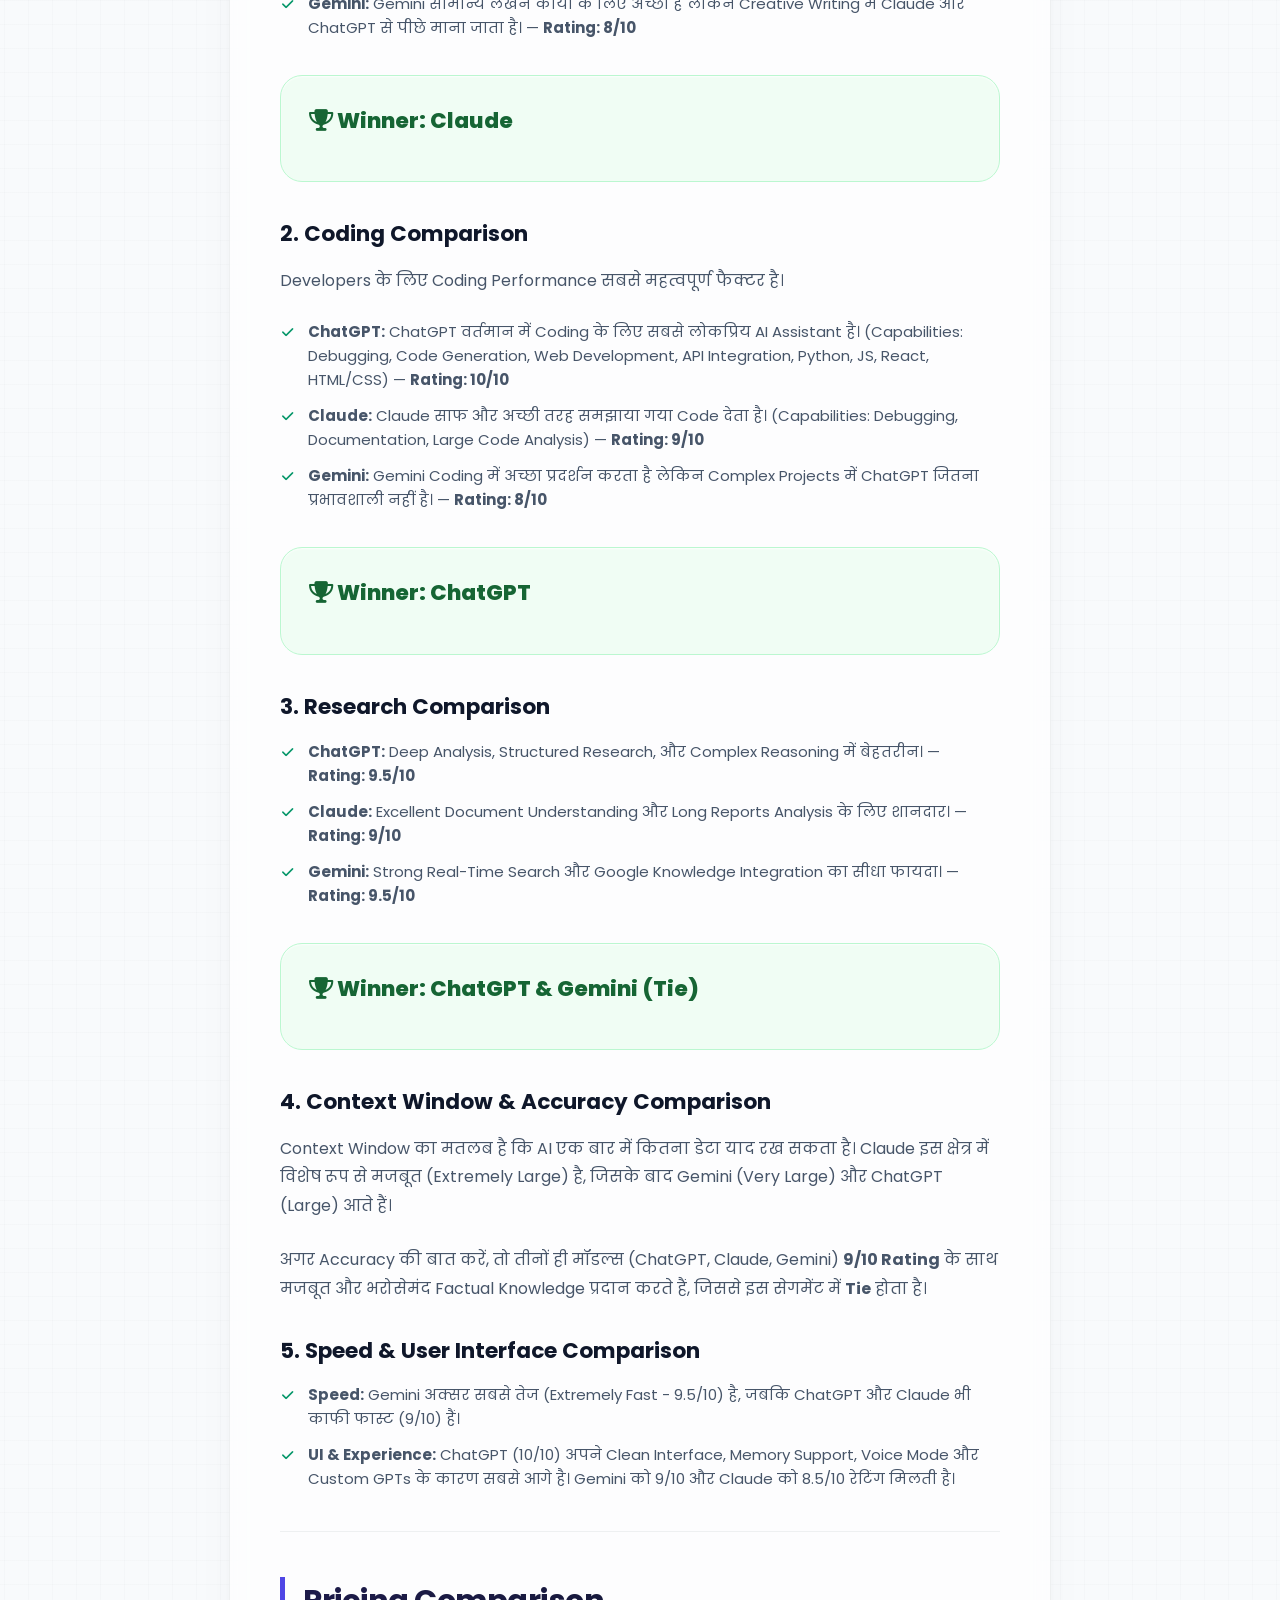
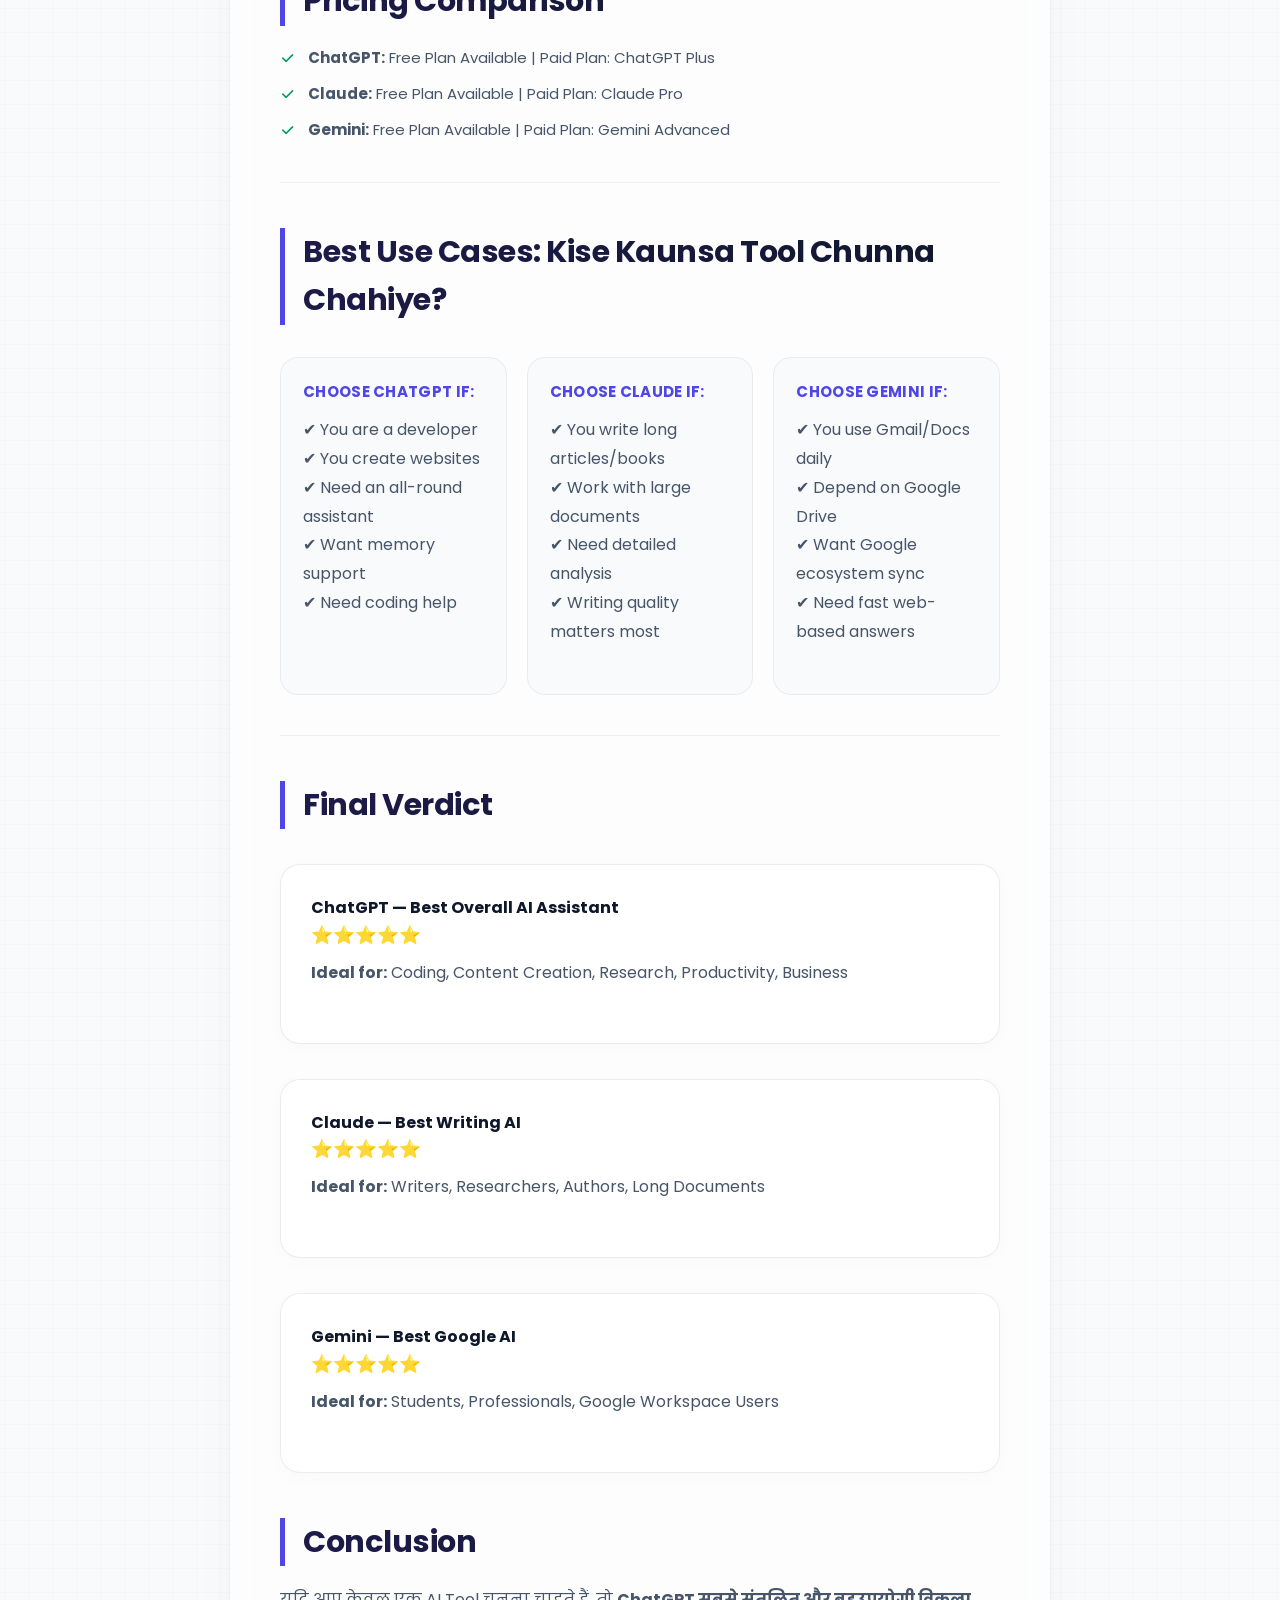
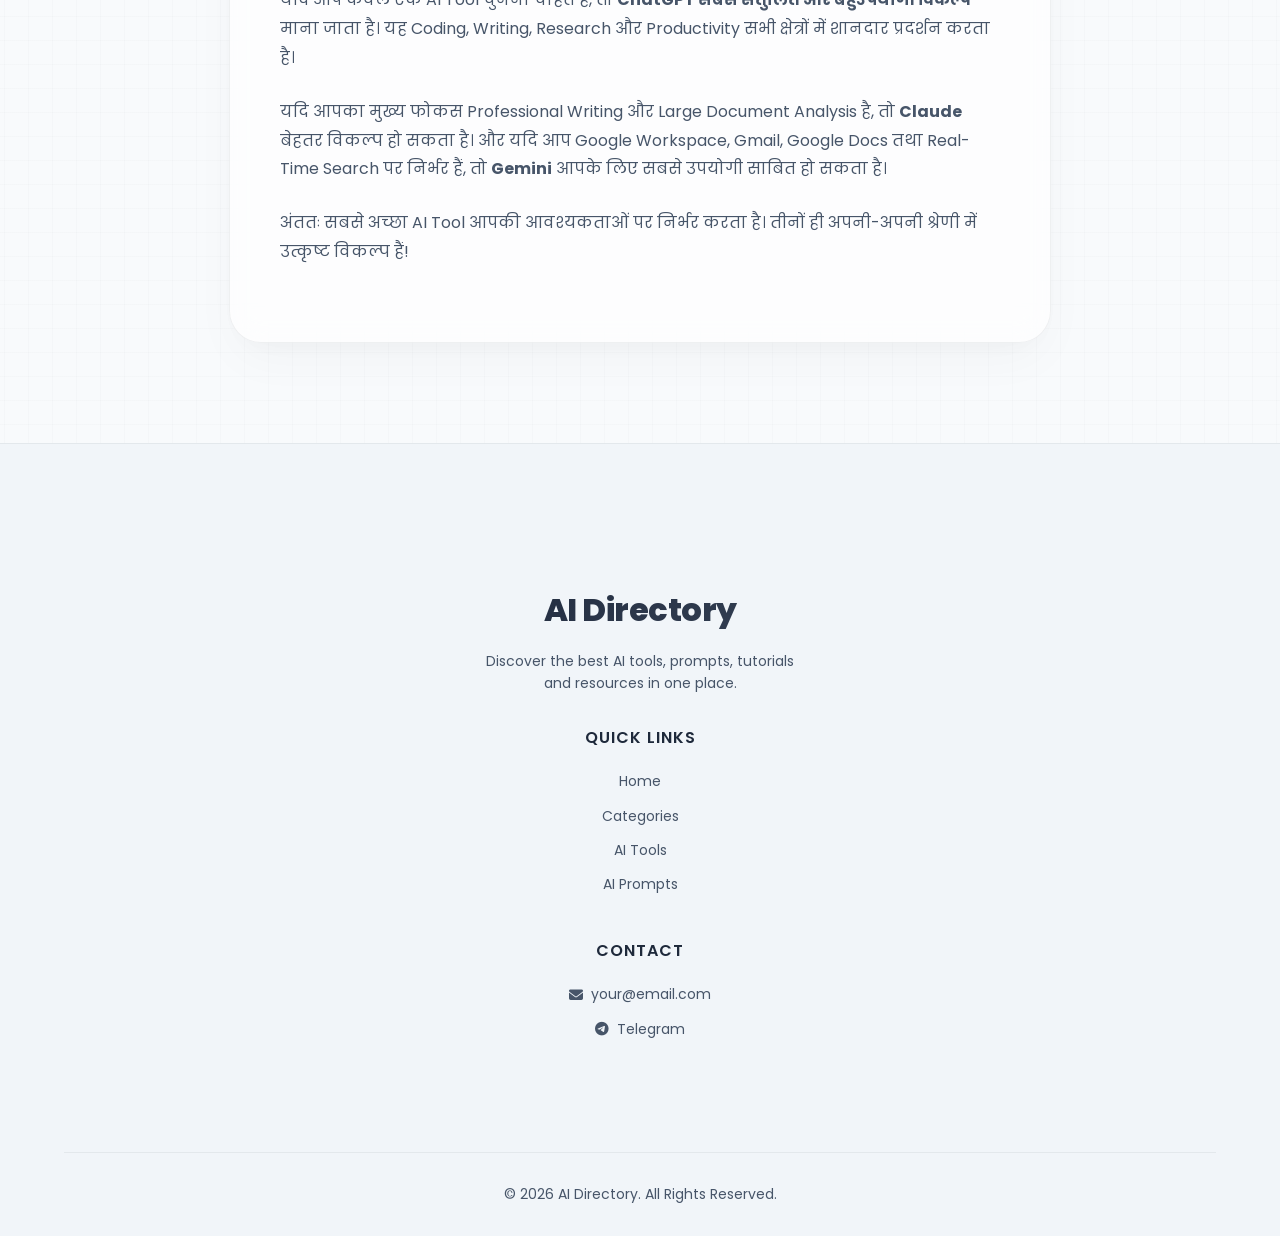
<file: article3.html>
<!DOCTYPE html>
<html lang="en">
<head>
  <meta charset="UTF-8">
  <meta name="viewport" content="width=device-width, initial-scale=1.0">
  <title>ChatGPT vs Claude vs Gemini: Full Comparison (2026) - AI Directory</title>
  <link rel="stylesheet" href="style.css">
  <link rel="stylesheet" href="https://cdnjs.cloudflare.com/ajax/libs/font-awesome/6.4.0/css/all.min.css">
  <link href="https://fonts.googleapis.com/css2?family=Poppins:wght@400;500;600;700;800&display=swap" rel="stylesheet">
  
  <style>
    /* =======================================================
   ARTICLE SPECIFIC ULTRA-PREMIUM STYLES (LIGHT THEME UNIFIED)
   ======================================================= */

/* Article Header Alignment Fix */
.article-header {
  padding: 140px 5% 60px;
  display: flex;
  flex-direction: column;   
  align-items: center;       
  justify-content: center;   
  text-align: center;        
  position: relative;
  overflow: hidden;
  width: 100%;
}

.article-header .hero-content {
  display: flex;
  flex-direction: column;
  align-items: center;       
  justify-content: center;
  text-align: center;
  max-width: 900px;          
  width: 100%;
  margin: 0 auto;            
}

.article-header h1 {
  text-align: center !important;
  width: 100%;
  margin: 20px 0 !important;
  color: var(--text-main); /* Deep Slate #0f172a from root */
}

.article-meta {
  display: flex;
  justify-content: center;   
  align-items: center;
  flex-wrap: wrap;           
  gap: 20px;
  color: var(--text-muted); /* Clear slate sub-text */
  font-size: 14px;
  width: 100%;
  margin-top: 10px;
}

.article-meta span i {
  color: var(--secondary); /* Premium Purple */
  margin-right: 6px;
}

.article-container {
  max-width: 950px;
  margin: 0 auto;
  padding: 0 5% 100px;
}

/* Premium Light Glassmorphic Container */
.article-content {
  background: var(--card-bg); /* Uniform High-End Glassmorphic Base */
  border: 1px solid var(--card-border);
  padding: 50px;
  border-radius: 32px;
  backdrop-filter: blur(16px);
  -webkit-backdrop-filter: blur(16px);
  
  /* Highly visible layered light shadow */
  box-shadow: 
    0 10px 30px -10px rgba(15, 23, 42, 0.04),
    0 20px 50px -5px rgba(15, 23, 42, 0.03), 
    inset 0 1px 0px #ffffff;
}

.article-content p {
  font-size: 16px;
  color: var(--text-muted); /* Ultra-readable text color */
  line-height: 1.8;
  margin-bottom: 25px;
}

/* Luxury Left-Border Accent Heading */
.article-content h2 {
  text-align: left;
  font-size: 1.9rem;
  font-weight: 700;
  margin-top: 45px;
  margin-bottom: 20px;
  position: relative;
  /* Deep Blue-Slate high contrast text gradient for light background */
  background: linear-gradient(135deg, #1e1b4b 0%, #0f172a 100%);
  -webkit-background-clip: text;
  -webkit-text-fill-color: transparent;
  border-left: 5px solid var(--primary); /* Sharp Indigo Sidebar */
  padding-left: 18px;
}

/* Global design conflict check remover */
.article-content h2::after {
  display: none;
}

.article-content h3 {
  font-size: 1.35rem;
  font-weight: 700;
  margin-top: 30px;
  margin-bottom: 15px;
  color: var(--text-main);
}

.article-content ul {
  list-style: none;
  padding-left: 0;
  margin-bottom: 30px;
}

.article-content ul li {
  font-size: 15px;
  color: var(--text-muted);
  margin-bottom: 12px;
  position: relative;
  padding-left: 28px;
}

.article-content ul li::before {
  content: "\f00c";
  font-family: "Font Awesome 6 Free";
  font-weight: 900;
  position: absolute;
  left: 2px;
  top: 2px;
  color: #059669; /* Solid Emerald Green for clear checklist visibility */
  font-size: 13px;
}

/* Tool Showcase Glass Cards */
.tool-box {
  background: rgba(255, 255, 255, 0.7);
  border: 1px solid rgba(15, 23, 42, 0.08);
  padding: 30px;
  border-radius: 20px;
  margin: 35px 0;
  box-shadow: 0 4px 20px rgba(15, 23, 42, 0.02);
  transition: all 0.4s cubic-bezier(0.16, 1, 0.3, 1);
}

.tool-box:hover {
  border-color: rgba(79, 70, 229, 0.4);
  background: #ffffff;
  transform: translateY(-4px);
  box-shadow: 
    0 20px 40px -10px rgba(15, 23, 42, 0.08),
    0 0 30px 0px rgba(79, 70, 229, 0.05);
}

.tool-box-title {
  font-size: 1.5rem !important;
  font-weight: 800;
  color: var(--text-main) !important;
  border-left: none !important;
  padding-left: 0 !important;
  margin-top: 0 !important;
  display: flex;
  align-items: center;
  gap: 12px;
}

.tool-box-title span {
  background: var(--hero-gradient);
  color: white;
  padding: 4px 14px;
  border-radius: 10px;
  font-size: 14px;
  font-weight: 700;
}

.tool-badge-info {
  display: inline-block;
  background: #fffbeb;
  border: 1px solid #fde68a;
  color: #b45309; /* Deep High-Contrast Amber */
  padding: 6px 16px;
  border-radius: 8px;
  font-size: 13px;
  font-weight: 700;
  margin-bottom: 20px;
}

/* Premium Light Comparison Table */
.comparison-table {
  width: 100%;
  border-collapse: collapse;
  margin: 34px 0;
  font-size: 15px;
  text-align: left;
  background: #ffffff;
  border-radius: 16px;
  overflow: hidden;
  box-shadow: 0 4px 20px rgba(15, 23, 42, 0.02);
}

.comparison-table th, .comparison-table td {
  padding: 16px 20px;
  border: 1px solid rgba(15, 23, 42, 0.06);
  color: var(--text-muted);
}

.comparison-table th {
  background: rgba(147, 51, 234, 0.07); /* Subtle Purple Tint */
  color: #5b21b6; /* High Contrast Dark Purple for Table Headers */
  font-weight: 700;
}

.comparison-table tr:nth-child(even) {
  background: #f8fafc; /* Alternating crisp gray rows */
}

/* Premium Verdict Card (Light Theme Success Glow) */
.verdict-card {
  background: #f0fdf4; /* Crisp light emerald background */
  border: 1px solid #bbf7d0; /* Soft bright green border */
  padding: 28px;
  border-radius: 22px;
  margin: 35px 0;
  box-shadow: inset 0 1px 2px rgba(255, 255, 255, 0.8);
}

.verdict-card h3 {
  color: #166534 !important; /* Deep Forest Green for maximum readability */
  font-weight: 800;
  margin-top: 0 !important;
  border-left: none !important;
  padding-left: 0 !important;
}

/* Premium 3 Column Case Grid */
.usecase-grid {
  display: grid;
  grid-template-columns: repeat(3, 1fr);
  gap: 20px;
  margin: 32px 0;
}

.usecase-card {
  background: #f8fafc; /* Crisp surface */
  border: 1px solid rgba(15, 23, 42, 0.06);
  padding: 22px;
  border-radius: 18px;
  transition: all 0.3s ease;
}

.usecase-card:hover {
  background: #ffffff;
  border-color: rgba(79, 70, 229, 0.2);
  box-shadow: 0 10px 25px -5px rgba(15, 23, 42, 0.05);
}

.usecase-card h4 {
  color: var(--primary); /* Royal Indigo for headers */
  font-size: 15px;
  text-transform: uppercase;
  margin-bottom: 12px;
  font-weight: 700;
  letter-spacing: 0.3px;
}

/* High Contrast Stars */
.stars {
  color: #ea580c; /* Deep rich amber orange for maximum light visibility */
  margin-bottom: 10px;
  font-size: 1.1rem;
}

/* Warning/Mistakes Styling */
.mistake-list li::before {
  content: "\f00d" !important;
  color: #dc2626 !important; /* Solid dark warning red */
}

/* Responsive Patch */
@media(max-width: 768px) {
  .article-header { padding-top: 100px; padding-bottom: 40px; }
  .article-header h1 { font-size: 2.2rem !important; }
  .article-content { padding: 25px; border-radius: 24px; }
  .usecase-grid { grid-template-columns: 1fr; gap: 15px; }
  .comparison-table { display: block; overflow-x: auto; white-space: nowrap; }
}
  </style>
</head>
<body>

  <nav class="navbar">
    <div class="logo">
      <img src="images/AI Directory.png" alt="AI Directory" class="logo-desktop">
      <img src="images/AI Directory1.png" alt="AI Directory" class="logo-mobile">
    </div>
    <ul class="nav-links">
      <li><a href="index.html#categories"><i class="fas fa-layer-group"></i> Categories</a></li>
      <li><a href="index.html#tools"><i class="fas fa-screwdriver-wrench"></i> AI Tools</a></li>
      <li><a href="index.html#prompts"><i class="fas fa-lightbulb"></i> AI Prompts</a></li>
      <li><a href="legal.html#about"><i class="fas fa-circle-info"></i> About Us</a></li>
    </ul>
    <button class="menu-btn" aria-label="Toggle Menu">
      <i class="fas fa-bars"></i>
    </button>
  </nav>

  <header class="article-header">
    <div class="blur-glow glow-1"></div>
    <div class="blur-glow glow-2"></div>
    <div class="hero-content">
      <div class="highlight-badge">
        <span class="badge-icon"><i class="fas fa-fire"></i></span>
        <span class="badge-text">Trending <b>Comparison</b></span>
      </div>
      <h1 class="gradient-text" style="font-size: 3.2rem; font-weight: 800; line-height: 1.2;">
        ChatGPT vs Claude vs Gemini: Full Comparison (2026)
      </h1>
      <div class="article-meta">
        <span><i class="far fa-calendar-alt"></i> June 2026</span>
        <span><i class="far fa-user"></i> By Editorial Team</span>
        <span><i class="far fa-clock"></i> 10 Min Read</span>
      </div>
    </div>
  </header>

  <main class="article-container">
    <article class="article-content">
      
      <h2>Introduction</h2>
      <p>Artificial Intelligence (AI) tools ने पिछले कुछ वर्षों में जिस तेजी से विकास किया है, उसने कंटेंट क्रिएशन, कोडिंग, रिसर्च, बिजनेस ऑटोमेशन और शिक्षा जैसे क्षेत्रों को पूरी तरह बदल दिया है। आज के समय में तीन AI चैटबॉट्स सबसे अधिक लोकप्रिय हैं: ChatGPT, Claude और Gemini।</p>
      <p>इन तीनों AI मॉडल्स के पीछे दुनिया की सबसे बड़ी टेक कंपनियाँ हैं:</p>
      <ul>
        <li><strong>ChatGPT</strong> &rarr; OpenAI</li>
        <li><strong>Claude</strong> &rarr; Anthropic</li>
        <li><strong>Gemini</strong> &rarr; Google</li>
      </ul>
      <p>लेकिन सवाल यह है कि इनमें से सबसे बेहतर कौन है? क्या ChatGPT सबसे अच्छा AI Assistant hai? क्या Claude लंबी लेखन सामग्री के लिए बेहतर है? या फिर क्या Gemini Google के इकोसिस्टम के कारण अधिक उपयोगी है? इस विस्तृत तुलना में हम Features, Accuracy, Coding, Writing, Pricing, Speed, Memory, Research और Real-World Use Cases के आधार पर इन तीनों दिग्गजों की तुलना करेंगे।</p>

      <hr style="border: 0; border-top: 1px solid var(--card-border); margin: 40px 0;">

      <h2>Quick Overview</h2>
      <table class="comparison-table">
        <thead>
          <tr>
            <th>Feature</th>
            <th>ChatGPT</th>
            <th>Claude</th>
            <th>Gemini</th>
          </tr>
        </thead>
        <tbody>
          <tr><td><strong>Developer</strong></td><td>OpenAI</td><td>Anthropic</td><td>Google</td></tr>
          <tr><td><strong>Best For</strong></td><td>All-Round Use</td><td>Writing & Analysis</td><td>Google Integration</td></tr>
          <tr><td><strong>Coding</strong></td><td>Excellent</td><td>Very Good</td><td>Good</td></tr>
          <tr><td><strong>Writing</strong></td><td>Excellent</td><td>Outstanding</td><td>Good</td></tr>
          <tr><td><strong>Research</strong></td><td>Excellent</td><td>Excellent</td><td>Excellent</td></tr>
          <tr><td><strong>Memory</strong></td><td>Yes</td><td>Limited</td><td>Limited</td></tr>
          <tr><td><strong>Multimodal</strong></td><td>Yes</td><td>Yes</td><td>Yes</td></tr>
          <tr><td><strong>Speed</strong></td><td>Fast</td><td>Fast</td><td>Very Fast</td></tr>
          <tr><td><strong>Free Plan</strong></td><td>Yes</td><td>Yes</td><td>Yes</td></tr>
        </tbody>
      </table>

      <hr style="border: 0; border-top: 1px solid var(--card-border); margin: 40px 0;">

      <div class="tool-box">
        <h2 class="tool-box-title"><span>1</span> What is ChatGPT?</h2>
        <div class="tool-badge-info">Developer: OpenAI</div>
        <p>ChatGPT OpenAI द्वारा विकसित एक Advanced AI Assistant है जो Natural Language Processing (NLP) का उपयोग करके मानव जैसी बातचीत कर सकता है।</p>
        
        <h3>Key Features</h3>
        <ul>
          <li>Content Writing & Coding Assistance</li>
          <li>Research & Image Analysis</li>
          <li>Data Processing & Business Automation</li>
          <li>Learning, Education & Voice Conversations</li>
        </ul>
        
        <p><strong>Pros:</strong><br>
        ✅ Best all-around AI<br>
        ✅ Excellent coding abilities<br>
        ✅ Strong reasoning<br>
        ✅ Supports memory<br>
        ✅ Large ecosystem</p>
        
        <p><strong>Cons:</strong><br>
        ❌ Advanced features mostly paid<br>
        ❌ Sometimes overly confident answers</p>
      </div>

      <div class="tool-box">
        <h2 class="tool-box-title"><span>2</span> What is Claude?</h2>
        <div class="tool-badge-info">Developer: Anthropic</div>
        <p>Claude Anthropic द्वारा विकसित AI Assistant है जिसे विशेष रूप से Safety, Long Context Understanding और Professional Writing के लिए डिज़ाइन किया गया है। Claude बड़े दस्तावेज़ों को पढ़ने और उनका विश्लेषण करने में काफी मजबूत माना जाता है।</p>
        
        <h3>Key Features</h3>
        <ul>
          <li>Long-form Writing & Document Analysis</li>
          <li>Research Summaries & PDF Processing</li>
          <li>Safe Responses & Business Workflows</li>
        </ul>
        
        <p><strong>Pros:</strong><br>
        ✅ Best writing quality<br>
        ✅ Huge context window<br>
        ✅ Natural sounding content<br>
        ✅ Strong document analysis</p>
        
        <p><strong>Cons:</strong><br>
        ❌ Coding ChatGPT जितनी मजबूत नहीं<br>
        ❌ Limited integrations<br>
        ❌ Limited memory</p>
      </div>

      <div class="tool-box">
        <h2 class="tool-box-title"><span>3</span> What is Gemini?</h2>
        <div class="tool-badge-info">Developer: Google</div>
        <p>Gemini Google का AI मॉडल है जो Search, Gmail, Docs, Drive और Android जैसे Google Products के साथ गहराई से जुड़ा हुआ है। यदि आप Google Ecosystem का उपयोग करते हैं तो Gemini काफी उपयोगी साबित हो सकता है।</p>
        
        <h3>Key Features</h3>
        <ul>
          <li>Google Search Integration & Gmail Assistance</li>
          <li>Google Docs Support & Real-Time Information</li>
          <li>Image Understanding & Productivity Tools</li>
        </ul>
        
        <p><strong>Pros:</strong><br>
        ✅ Excellent Google integration<br>
        ✅ Strong web access<br>
        ✅ Fast responses<br>
        ✅ Useful for productivity</p>
        
        <p><strong>Cons:</strong><br>
        ❌ Writing quality Claude जितनी नहीं<br>
        ❌ Coding ChatGPT से कमजोर<br>
        ❌ Responses कभी-कभी inconsistent हो सकती हैं</p>
      </div>

      <hr style="border: 0; border-top: 1px solid var(--card-border); margin: 40px 0;">

      <h2>Detailed Category Comparison</h2>

      <h3>1. Writing Comparison</h3>
      <p>यदि आपका मुख्य काम Content Creation, Blogging, Script Writing या Copywriting है तो Writing Quality बहुत महत्वपूर्ण हो जाती है।</p>
      <ul>
        <li><strong>ChatGPT:</strong> ChatGPT structured और SEO-friendly content बनाने में शानदार है। (Best for: Blog Articles, Marketing Content, SEO Writing, Social Media, Emails) — <strong>Rating: 9/10</strong></li>
        <li><strong>Claude:</strong> Claude अक्सर सबसे Natural और Human-like Writing प्रदान करता है। (Best for: Long Articles, Story Writing, Professional Reports, Books, Summaries) — <strong>Rating: 10/10</strong></li>
        <li><strong>Gemini:</strong> Gemini सामान्य लेखन कार्यों के लिए अच्छा है लेकिन Creative Writing में Claude और ChatGPT से पीछे माना जाता है। — <strong>Rating: 8/10</strong></li>
      </ul>
      <div class="verdict-card">
        <h3><i class="fas fa-trophy"></i> Winner: Claude</h3>
      </div>

      <h3>2. Coding Comparison</h3>
      <p>Developers के लिए Coding Performance सबसे महत्वपूर्ण फैक्टर है।</p>
      <ul>
        <li><strong>ChatGPT:</strong> ChatGPT वर्तमान में Coding के लिए सबसे लोकप्रिय AI Assistant है। (Capabilities: Debugging, Code Generation, Web Development, API Integration, Python, JS, React, HTML/CSS) — <strong>Rating: 10/10</strong></li>
        <li><strong>Claude:</strong> Claude साफ और अच्छी तरह समझाया गया Code देता है। (Capabilities: Debugging, Documentation, Large Code Analysis) — <strong>Rating: 9/10</strong></li>
        <li><strong>Gemini:</strong> Gemini Coding में अच्छा प्रदर्शन करता है लेकिन Complex Projects में ChatGPT जितना प्रभावशाली नहीं है। — <strong>Rating: 8/10</strong></li>
      </ul>
      <div class="verdict-card">
        <h3><i class="fas fa-trophy"></i> Winner: ChatGPT</h3>
      </div>

      <h3>3. Research Comparison</h3>
      <ul>
        <li><strong>ChatGPT:</strong> Deep Analysis, Structured Research, और Complex Reasoning में बेहतरीन। — <strong>Rating: 9.5/10</strong></li>
        <li><strong>Claude:</strong> Excellent Document Understanding और Long Reports Analysis के लिए शानदार। — <strong>Rating: 9/10</strong></li>
        <li><strong>Gemini:</strong> Strong Real-Time Search और Google Knowledge Integration का सीधा फायदा। — <strong>Rating: 9.5/10</strong></li>
      </ul>
      <div class="verdict-card">
        <h3><i class="fas fa-trophy"></i> Winner: ChatGPT & Gemini (Tie)</h3>
      </div>

      <h3>4. Context Window & Accuracy Comparison</h3>
      <p>Context Window का मतलब है कि AI एक बार में कितना डेटा याद रख सकता है। Claude इस क्षेत्र में विशेष रूप से मजबूत (Extremely Large) है, जिसके बाद Gemini (Very Large) और ChatGPT (Large) आते हैं।</p>
      <p>अगर Accuracy की बात करें, तो तीनों ही मॉडल्स (ChatGPT, Claude, Gemini) <strong>9/10 Rating</strong> के साथ मजबूत और भरोसेमंद Factual Knowledge प्रदान करते हैं, जिससे इस सेगमेंट में <strong>Tie</strong> होता है।</p>

      <h3>5. Speed & User Interface Comparison</h3>
      <ul>
        <li><strong>Speed:</strong> Gemini अक्सर सबसे तेज (Extremely Fast - 9.5/10) है, जबकि ChatGPT और Claude भी काफी फास्ट (9/10) हैं।</li>
        <li><strong>UI & Experience:</strong> ChatGPT (10/10) अपने Clean Interface, Memory Support, Voice Mode और Custom GPTs के कारण सबसे आगे है। Gemini को 9/10 और Claude को 8.5/10 रेटिंग मिलती है।</li>
      </ul>

      <hr style="border: 0; border-top: 1px solid var(--card-border); margin: 40px 0;">

      <h2>Pricing Comparison</h2>
      <ul>
        <li><strong>ChatGPT:</strong> Free Plan Available | Paid Plan: ChatGPT Plus</li>
        <li><strong>Claude:</strong> Free Plan Available | Paid Plan: Claude Pro</li>
        <li><strong>Gemini:</strong> Free Plan Available | Paid Plan: Gemini Advanced</li>
      </ul>

      <hr style="border: 0; border-top: 1px solid var(--card-border); margin: 40px 0;">

      <h2>Best Use Cases: Kise Kaunsa Tool Chunna Chahiye?</h2>
      <div class="usecase-grid">
        <div class="usecase-card">
          <h4>Choose ChatGPT If:</h4>
          <p>✔ You are a developer<br>✔ You create websites<br>✔ Need an all-round assistant<br>✔ Want memory support<br>✔ Need coding help</p>
        </div>
        <div class="usecase-card">
          <h4>Choose Claude If:</h4>
          <p>✔ You write long articles/books<br>✔ Work with large documents<br>✔ Need detailed analysis<br>✔ Writing quality matters most</p>
        </div>
        <div class="usecase-card">
          <h4>Choose Gemini If:</h4>
          <p>✔ You use Gmail/Docs daily<br>✔ Depend on Google Drive<br>✔ Want Google ecosystem sync<br>✔ Need fast web-based answers</p>
        </div>
      </div>

      <hr style="border: 0; border-top: 1px solid var(--card-border); margin: 40px 0;">

      <h2>Final Verdict</h2>
      
      <div class="tool-box">
        <h4>ChatGPT — Best Overall AI Assistant</h4>
        <div class="stars">⭐⭐⭐⭐⭐</div>
        <p><strong>Ideal for:</strong> Coding, Content Creation, Research, Productivity, Business</p>
      </div>

      <div class="tool-box">
        <h4>Claude — Best Writing AI</h4>
        <div class="stars">⭐⭐⭐⭐⭐</div>
        <p><strong>Ideal for:</strong> Writers, Researchers, Authors, Long Documents</p>
      </div>

      <div class="tool-box">
        <h4>Gemini — Best Google AI</h4>
        <div class="stars">⭐⭐⭐⭐⭐</div>
        <p><strong>Ideal for:</strong> Students, Professionals, Google Workspace Users</p>
      </div>

      <h2>Conclusion</h2>
      <p>यदि आप केवल एक AI Tool चुनना चाहते हैं, तो <strong>ChatGPT सबसे संतुलित और बहुउपयोगी विकल्प</strong> माना जाता है। यह Coding, Writing, Research और Productivity सभी क्षेत्रों में शानदार प्रदर्शन करता है।</p>
      <p>यदि आपका मुख्य फोकस Professional Writing और Large Document Analysis है, तो <strong>Claude</strong> बेहतर विकल्प हो सकता है। और यदि आप Google Workspace, Gmail, Google Docs तथा Real-Time Search पर निर्भर हैं, तो <strong>Gemini</strong> आपके लिए सबसे उपयोगी साबित हो सकता है।</p>
      <p>अंततः सबसे अच्छा AI Tool आपकी आवश्यकताओं पर निर्भर करता है। तीनों ही अपनी-अपनी श्रेणी में उत्कृष्ट विकल्प हैं!</p>

    </article>
  </main>

  <footer class="footer">
    <div class="footer-container">
      <div class="footer-brand">
        <h2>AI Directory</h2>
        <p>Discover the best AI tools, prompts, tutorials and resources in one place.</p>
      </div>
      <div class="footer-links">
        <h3>Quick Links</h3>
        <a href="index.html">Home</a>
        <a href="index.html#categories">Categories</a>
        <a href="index.html#tools">AI Tools</a>
        <a href="index.html#prompts">AI Prompts</a>
      </div>
      <div class="footer-links">
        <h3>Contact</h3>
        <a href="mailto:your@email.com"><i class="fa-solid fa-envelope"></i> your@email.com</a>
        <a href="https://t.me/smooth_looters" target="_blank"><i class="fa-brands fa-telegram"></i> Telegram</a>
      </div>
    </div>
    <div class="footer-bottom">
      &copy; 2026 AI Directory. All Rights Reserved.
    </div>
  </footer>

  <script>
    const menuBtn = document.querySelector('.menu-btn');
    const navLinks = document.querySelector('.nav-links');

    menuBtn.addEventListener('click', () => {
      navLinks.classList.toggle('active');
    });
  </script>
</body>
</html>
</file>
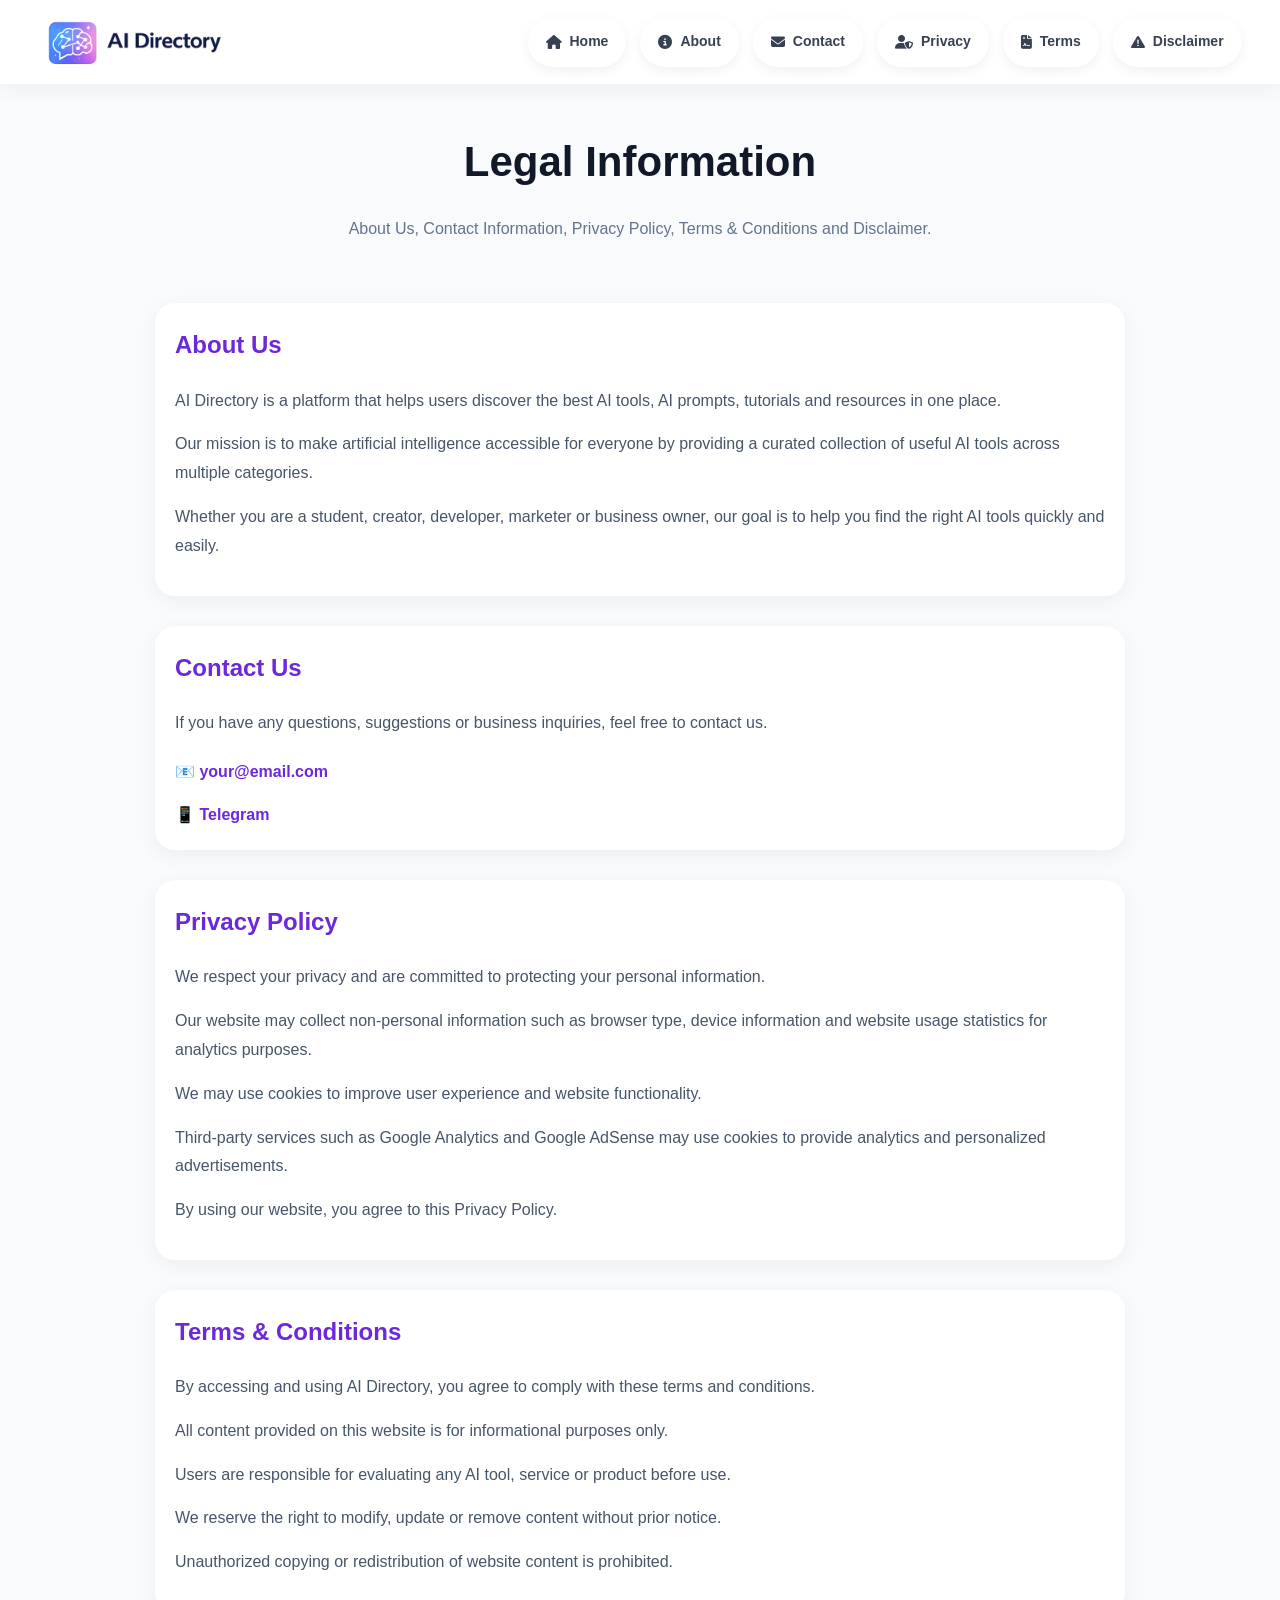
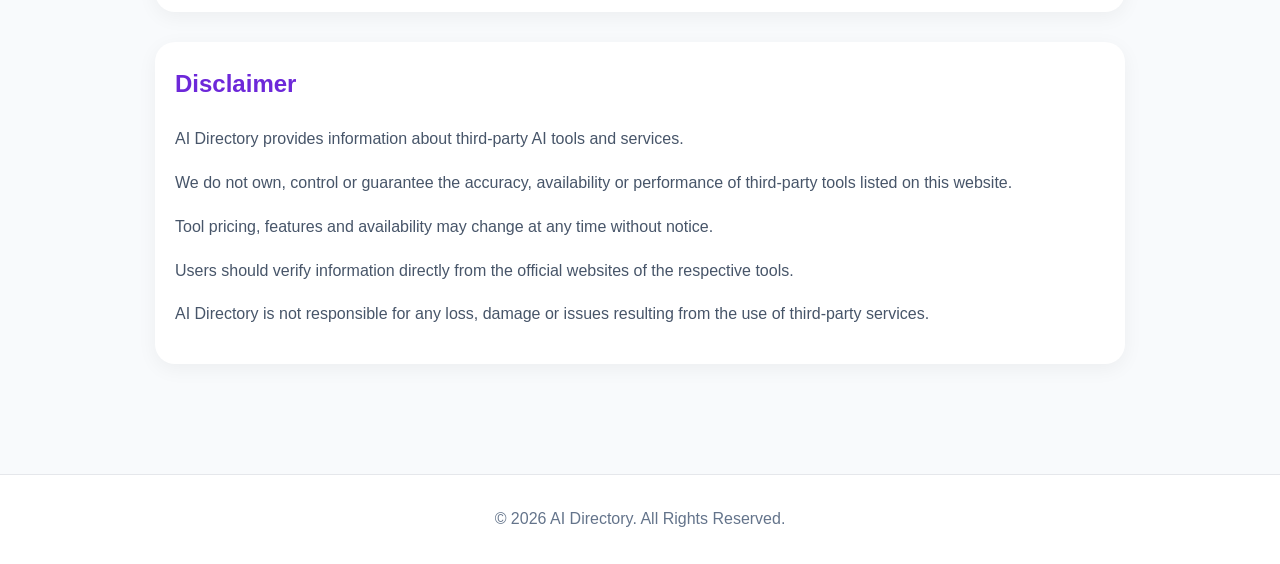
<file: legal.html>
<!DOCTYPE html>
<html lang="en">

<head>

<meta charset="UTF-8">
<meta name="viewport" content="width=device-width, initial-scale=1.0">

<link
rel="stylesheet"
href="https://cdnjs.cloudflare.com/ajax/libs/font-awesome/6.7.2/css/all.min.css"
/>

<style>

*{
margin:0;
padding:0;
box-sizing:border-box;
font-family:'Poppins',sans-serif;
}

body{
background:#f8fafc;
color:#1e293b;
line-height:1.8;
}

html{
scroll-behavior:smooth;
}

.navbar{
position:sticky;
top:0;
display:flex;
justify-content:space-between;
align-items:center;
padding:12px 3%;
background:rgba(255,255,255,.95);
backdrop-filter:blur(12px);
box-shadow:0 4px 20px rgba(0,0,0,.05);
z-index:1000;
}

/* LOGO */

.logo{
display:flex;
align-items:center;
flex-shrink:0;
}

.logo a{
display:flex;
align-items:center;
text-decoration:none;
}

/* DESKTOP LOGO */

.logo-desktop{
display:block;
height:60px;
width:auto;
object-fit:contain;
}

/* MOBILE LOGO */

.logo-mobile{
display:none;
}

/* NAVIGATION */

.nav-links{
display:flex;
align-items:center;
list-style:none;
gap:14px;
}

.nav-links li{
list-style:none;
}

.nav-links a{
display:flex;
align-items:center;
gap:8px;
padding:12px 18px;
text-decoration:none;
font-size:14px;
font-weight:600;
color:#374151;
background:white;
border-radius:999px;
box-shadow:0 4px 12px rgba(0,0,0,.06);
transition:all .3s ease;
}

.nav-links a:hover{
transform:translateY(-2px);
background:linear-gradient(
135deg,
#4F46E5,
#7C3AED
);
color:white;
box-shadow:0 10px 25px rgba(79,70,229,.25);
}

.nav-links a i{
font-size:14px;
}

/* PAGE CONTENT */

.container{
max-width:1000px;
margin:auto;
padding:60px 20px;
}

.page-title{
text-align:center;
margin-bottom:60px;
}

.page-title h1{
font-size:42px;
margin-bottom:15px;
color:#111827;
}

.page-title p{
color:#64748b;
}

.section{
scroll-margin-top:100px;
background:#ffffff;
padding:40px;
margin-bottom:30px;
border-radius:20px;
box-shadow:0 5px 20px rgba(0,0,0,.05);
}

.section h2{
margin-bottom:20px;
color:#6d28d9;
}

.section p{
margin-bottom:15px;
color:#475569;
}

.contact-box{
display:flex;
flex-direction:column;
gap:15px;
margin-top:20px;
}

.contact-box a{
text-decoration:none;
color:#6d28d9;
font-weight:600;
}

.contact-box a:hover{
text-decoration:underline;
}

.footer{
text-align:center;
padding:30px;
background:#ffffff;
border-top:1px solid #e5e7eb;
color:#64748b;
margin-top:40px;
}

.container{
padding:40px 15px;
}

.section{
padding:20px;
}

/* MOBILE */

.menu-btn{
display:none;
width:45px;
height:45px;
border-radius:12px;
background:white;
box-shadow:0 4px 12px rgba(0,0,0,.08);
justify-content:center;
align-items:center;
cursor:pointer;
}

@media(max-width:768px){

  .navbar{
    padding:10px 4%;
    position:relative;
  }

  /* Dono duplicate rulesets ko mila kar ek clean rule bana diya */
  .nav-links{
    position:absolute;
    top:75px; /* logo ke hisab se height check kar lein */
    left:0;
    width:100%;
    background:#ffffff;
    display:none; /* Default me hidden rahega */
    flex-direction:column;
    padding:20px;
    gap:12px;
    border-top:1px solid #eee;
    box-shadow:0 15px 30px rgba(0,0,0,.08);
    z-index:9999;
  }

  /* JS toggle hone par ye display flex karega */
  .nav-links.active{
    display:flex;
  }

  .nav-links a{
    width:100%;
    justify-content:center;
  }

  .logo-desktop{
    display:none;
  }

  .logo-mobile{
    display:block;
    height:50px;
    width:auto;
    object-fit:contain;
  }

  .menu-btn{
    display:flex;
    width:45px;
    height:45px;
    border-radius:12px;
    background:white;
    box-shadow:0 4px 12px rgba(0,0,0,.08);
    justify-content:center;
    align-items:center;
    cursor:pointer;
    font-size:24px;
    color:#4F46E5;
  }
}
 

/* MOBILE */

@media(max-width:480px){

.logo-mobile{
height:44px;
}

.menu-btn{
font-size:22px;
}

.container{
padding:25px 12px;
}

.page-title{
margin-bottom:30px;
}

.page-title h1{
font-size:28px;
line-height:1.3;
}

.page-title p{
font-size:14px;
}

.section{
padding:18px;
border-radius:15px;
}

.section h2{
font-size:24px;
}

.section p{
font-size:15px;
}

.footer{
padding:20px;
font-size:14px;
}

}

</style>

</head>

<body>

<nav class="navbar">

<div class="logo">

<a href="index.html">

<img
src="images/AI Directory2.png"
alt="AI Directory"
class="logo-desktop"
>

<img
src="images/AI Directory1.png"
alt="AI Directory"
class="logo-mobile"
>

</a>

</div>

<ul class="nav-links">

<li>
<a href="index.html">
<i class="fas fa-home"></i>
Home
</a>
</li>

<li>
<a href="#about">
<i class="fas fa-circle-info"></i>
About
</a>
</li>

<li>
<a href="#contact">
<i class="fas fa-envelope"></i>
Contact
</a>
</li>

<li>
<a href="#privacy">
<i class="fas fa-user-shield"></i>
Privacy
</a>
</li>

<li>
<a href="#terms">
<i class="fas fa-file-contract"></i>
Terms
</a>
</li>

<li>
<a href="#disclaimer">
<i class="fas fa-triangle-exclamation"></i>
Disclaimer
</a>
</li>

</ul>

<div class="menu-btn">
<i class="fas fa-bars"></i>
</div>

</nav>

<div class="container">

<div class="page-title">
<h1>Legal Information</h1>
<p>
About Us, Contact Information, Privacy Policy,
Terms & Conditions and Disclaimer.
</p>
</div>

<section id="about" class="section">

<h2>About Us</h2>

<p>
AI Directory is a platform that helps users discover the best AI tools,
AI prompts, tutorials and resources in one place.
</p>

<p>
Our mission is to make artificial intelligence accessible for everyone
by providing a curated collection of useful AI tools across multiple
categories.
</p>

<p>
Whether you are a student, creator, developer, marketer or business
owner, our goal is to help you find the right AI tools quickly and easily.
</p>

</section>

<section id="contact" class="section">

<h2>Contact Us</h2>

<p>
If you have any questions, suggestions or business inquiries,
feel free to contact us.
</p>

<div class="contact-box">

<a href="mailto:your@email.com">
📧 your@email.com
</a>

<a href="https://t.me/yourtelegram" target="_blank">
📱 Telegram
</a>

</div>

</section>

<section id="privacy" class="section">

<h2>Privacy Policy</h2>

<p>
We respect your privacy and are committed to protecting your personal information.
</p>

<p>
Our website may collect non-personal information such as browser type,
device information and website usage statistics for analytics purposes.
</p>

<p>
We may use cookies to improve user experience and website functionality.
</p>

<p>
Third-party services such as Google Analytics and Google AdSense may use cookies
to provide analytics and personalized advertisements.
</p>

<p>
By using our website, you agree to this Privacy Policy.
</p>

</section>

<section id="terms" class="section">

<h2>Terms & Conditions</h2>

<p>
By accessing and using AI Directory, you agree to comply with these terms and conditions.
</p>

<p>
All content provided on this website is for informational purposes only.
</p>

<p>
Users are responsible for evaluating any AI tool, service or product before use.
</p>

<p>
We reserve the right to modify, update or remove content without prior notice.
</p>

<p>
Unauthorized copying or redistribution of website content is prohibited.
</p>

</section>

<section id="disclaimer" class="section">

<h2>Disclaimer</h2>

<p>
AI Directory provides information about third-party AI tools and services.
</p>

<p>
We do not own, control or guarantee the accuracy, availability or performance
of third-party tools listed on this website.
</p>

<p>
Tool pricing, features and availability may change at any time without notice.
</p>

<p>
Users should verify information directly from the official websites of the respective tools.
</p>

<p>
AI Directory is not responsible for any loss, damage or issues resulting from
the use of third-party services.
</p>

</section>

</div>

<footer class="footer">
© 2026 AI Directory. All Rights Reserved.
</footer>

<script>

document.addEventListener("DOMContentLoaded", function() {
    const menuBtn = document.querySelector(".menu-btn");
    const navLinks = document.querySelector(".nav-links");

    if (menuBtn && navLinks) {
        menuBtn.onclick = function(e) {
            e.stopPropagation(); // Doosre clicks ko interfere karne se rokne ke liye
            navLinks.classList.toggle("active");
        };

        // Mobile me link par click karte hi menu band karne ke liye
        document.querySelectorAll(".nav-links a").forEach(link => {
            link.addEventListener("click", () => {
                navLinks.classList.remove("active");
            });
        });
    }
});

</script>

</body>
</html>
</file>
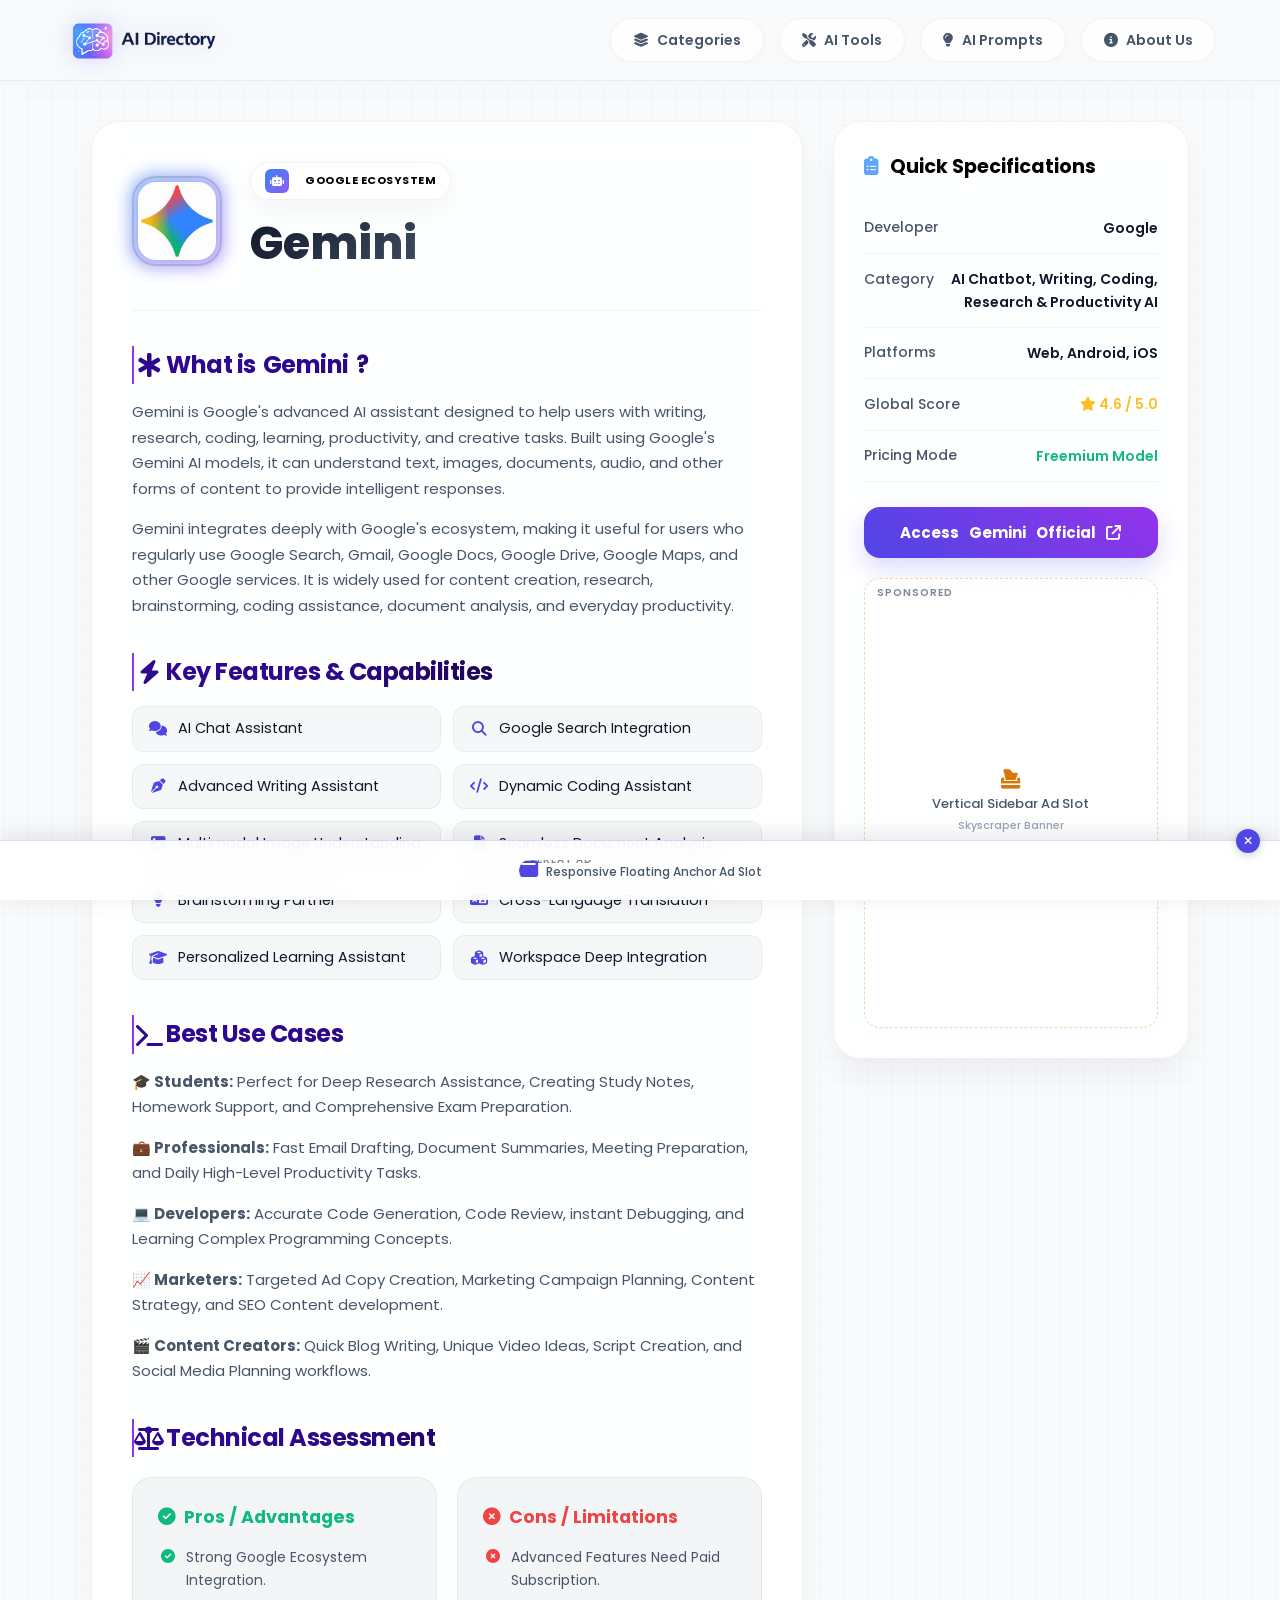
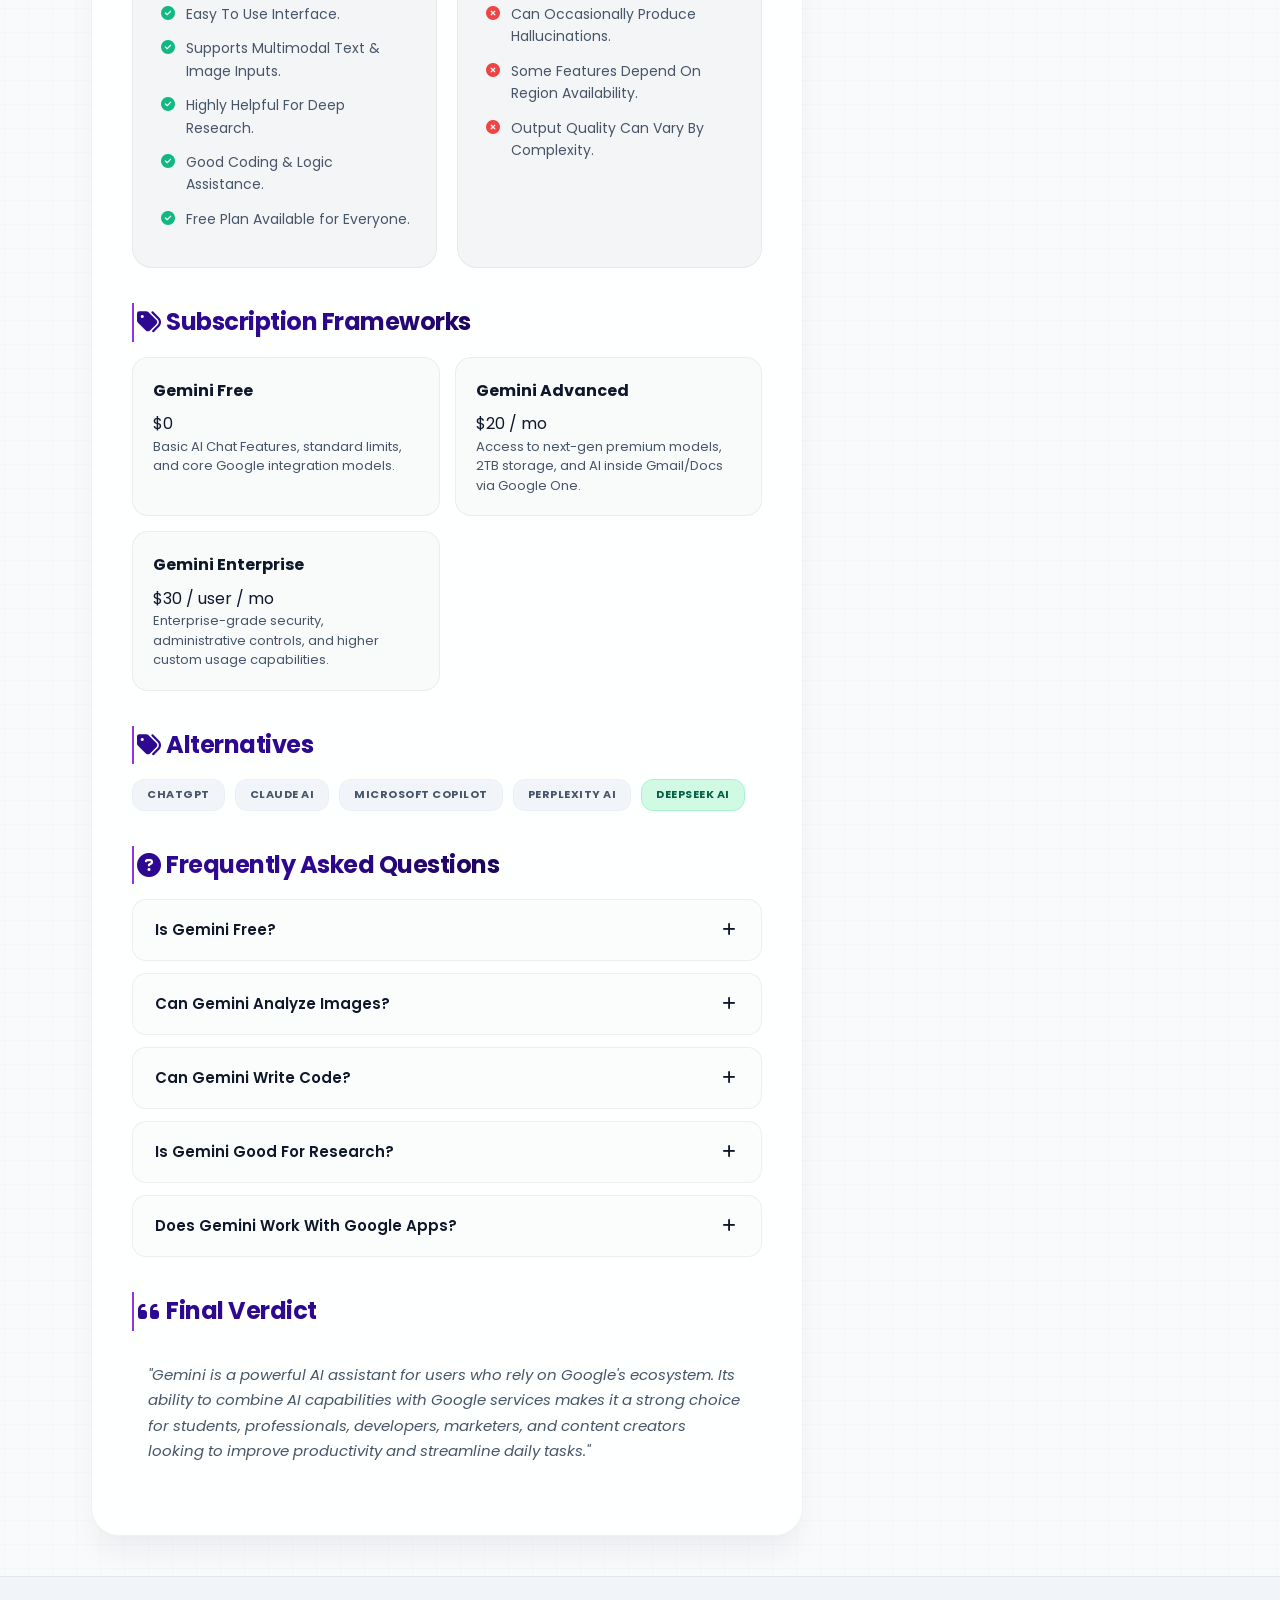
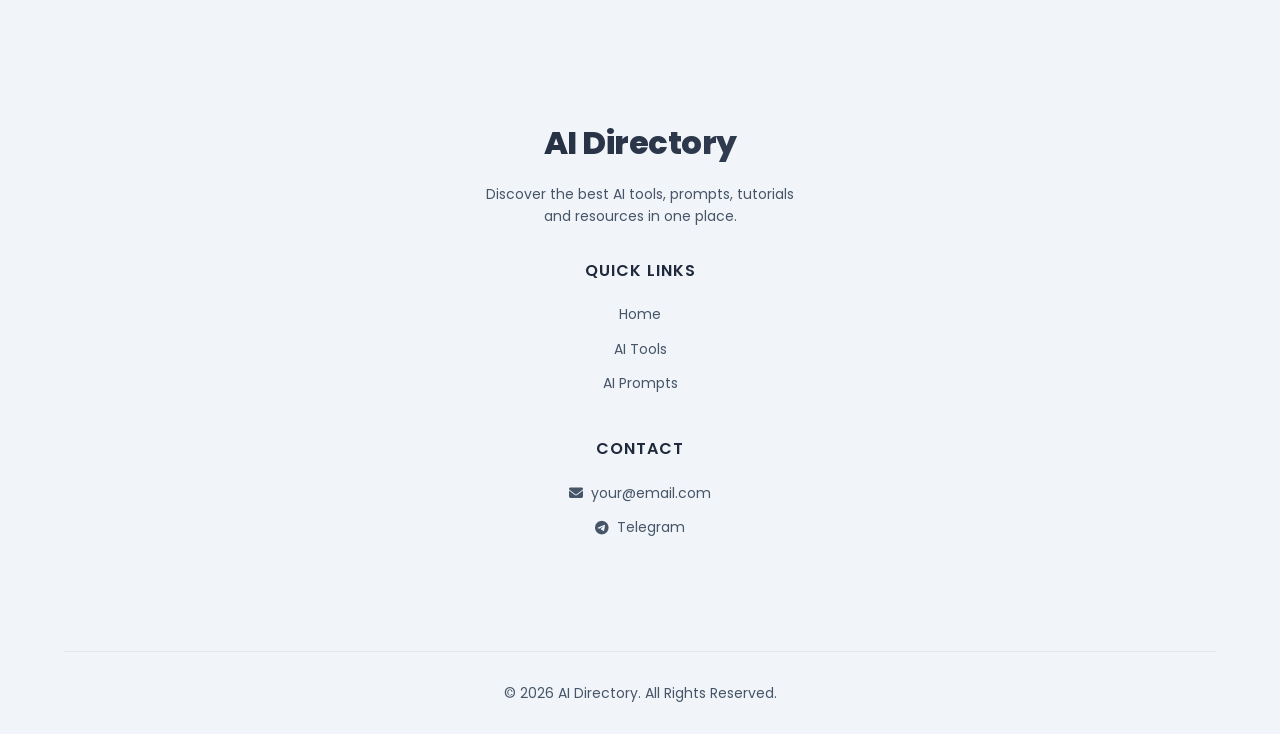
<file: tool-details.html>
<!DOCTYPE html>
<html lang="en">
<head>
    <meta charset="UTF-8">
    <meta name="viewport" content="width=device-width, initial-scale=1.0">
    <title id="html-title">AI Tool Details</title>
    <link rel="stylesheet" href="style.css">
    <link rel="preconnect" href="https://fonts.googleapis.com">
    <link href="https://fonts.googleapis.com/css2?family=Poppins:wght@300;400;500;600;700;800&display=swap" rel="stylesheet">
    <link rel="stylesheet" href="https://cdnjs.cloudflare.com/ajax/libs/font-awesome/6.5.1/css/all.min.css">
    
   <style>
    
        /* =======================================================
           DETAILED PAGE CUSTOM EXTRA STYLING (MATCHING MAIN CSS)
           ======================================================= */
        .detail-page-container {
            max-width: 1200px;
            margin: 40px auto;
            padding: 0 4%;
            display: grid;
            grid-template-columns: 2fr 1fr;
            gap: 30px;
        }

        /* Left Side Content Card */
        .main-detail-card {
            background: rgba(255, 255, 255, 0.85); /* Thoda opaque kiya taaki shadow achhi dikhe */
            border: 1px solid var(--card-border);
            padding: 40px;
            border-radius: 28px;
            backdrop-filter: blur(15px);
            -webkit-backdrop-filter: blur(15px);
            /* Premium Layered Shadow Jo Card Ko Background Se Alag Karega */
            box-shadow: 
                0 4px 6px -1px rgba(15, 23, 42, 0.02),
                0 20px 30px -4px rgba(15, 23, 42, 0.05),
                inset 0 1px 0px #ffffff; /* Inner white border for crisp premium cut */
        }

        /* Right Side Quick Info Sidebar Table */
        .sidebar-info-card {
            background: rgba(255, 255, 255, 0.85); /* Thoda opaque kiya */
            border: 1px solid var(--card-border);
            padding: 30px;
            border-radius: 28px;
            backdrop-filter: blur(10px);
            height: max-content;
            position: sticky;
            top: 100px;
            /* Premium Layered Shadow matching main card */
            box-shadow: 
                0 4px 6px -1px rgba(15, 23, 42, 0.02),
                0 20px 30px -4px rgba(15, 23, 42, 0.05),
                inset 0 1px 0px #ffffff;
        }
        /* =======================================================
           PREMIUM CYBERPUNK GLOWING LOGO DESIGN (UNIVERSAL FIX)
           ======================================================= */
        .tool-header-area {
            display: flex;
            align-items: center;
            gap: 28px;
            margin-bottom: 35px;
            border-bottom: 1px solid var(--card-border);
            padding-bottom: 30px;
        }

        .cyber-logo-wrapper {
            position: relative;
            width: 90px;
            height: 90px;
            display: flex;
            align-items: center;
            justify-content: center;
            flex-shrink: 0;
        }

        /* Background animated neon orange glow */
        .cyber-glow-bg {
            position: absolute;
            top: -2px;
            left: -2px;
            width: calc(100% + 4px);
            height: calc(100% + 4px);
            background: linear-gradient(45deg, #cc7a00, #ea580c, #f97316, #cc7a00);
            background-size: 400%;
            border-radius: 24px;
            z-index: 1;
            filter: blur(8px);
            opacity: 0.6;
            animation: cyberGlowShift 8s linear infinite;
            transition: opacity 0.3s ease, filter 0.3s ease;
        }

        /* Main Inner Box - Translucency completely fixed */
        .tool-main-logo-box {
            position: relative;
            width: 100%;
            height: 100%;
            background: transparent !important; /* Piche ka black layer hataya */
            border: 2px solid rgba(15, 23, 42, 0.15); /* Changed from white to slate dark border overlay */
            padding: 4px;
            border-radius: 24px;
            z-index: 2;
            display: flex;
            align-items: center;
            justify-content: center;
            overflow: hidden;
            transition: border-color 0.3s ease, transform 0.3s ease;
        }

        /* FOOLPROOF FIX: Box ke andar koi bhi img tag ho, vo ab proper dikhegi */
        .tool-main-logo-box img, 
        .claude-page-logo {
            width: 100% !important;
            height: 100% !important;
            object-fit: cover !important;
            border-radius: 18px !important;
            display: block !important;
            opacity: 1 !important;
            visibility: visible !important;
            position: relative !important;
            z-index: 5 !important;
            transition: transform 0.3s ease;
        }

        /* INTERACTIVE EFFECTS ON HOVER */
        .cyber-logo-wrapper:hover .cyber-glow-bg {
            opacity: 0.9;
            filter: blur(12px);
        }

        .cyber-logo-wrapper:hover .tool-main-logo-box {
            border-color: rgba(234, 88, 12, 0.6);
            transform: scale(1.02);
        }

        .cyber-logo-wrapper:hover .tool-main-logo-box img {
            transform: scale(1.05);
        }

        @keyframes cyberGlowShift {
            0% { background-position: 0% 50%; }
            50% { background-position: 100% 50%; }
            100% { background-position: 0% 50%; }
        }

        .tool-title-meta {
            display: flex;
            flex-direction: column;
        }

        .tool-header-area h1 {
            font-size: 2.8rem;
            font-weight: 800;
            background: linear-gradient(135deg, var(--text-main), #475569); /* Changed from white to deep slate main text color */
            background-clip: text;
            -webkit-background-clip: text;
            -webkit-text-fill-color: transparent;
        }

        /* =======================================================
           ICON NEON GLOW EFFECTS (MATCHING IMAGE 2 STYLE)
           ======================================================= */
        .detail-section-title {
            font-size: 1.5rem;
            font-weight: 700;
            color: var(--text-main); /* Changed from white to deep slate */
            margin: 35px 0 15px 0;
            display: flex;
            align-items: center;
            gap: 7px;
            border-left: 2px solid var(--secondary);
            padding-left: 5px;
        }

        .detail-section-title i {
            color: var(--text-main) !important; /* Changed from white to deep slate */
        }

        .detail-text-p {
            color: var(--text-muted);
            font-size: 15px;
            line-height: 1.7;
            margin-bottom: 15px;
        }

        .features-bullet-list li i,
        .detail-section-title i,
        .faq-header i,
        .pc-box ul li i {
            width: 20px !important;
            height: 20px !important;
            display: inline-flex !important;
            align-items: center;
            justify-content: center;
            flex-shrink: 0 !important;
            text-align: center;
        }

        .features-bullet-list {
            list-style: none;
            display: grid;
            grid-template-columns: repeat(auto-fill, minmax(240px, 1fr));
            gap: 12px;
            margin-top: 15px;
        }

        .features-bullet-list li {
            font-size: 14.5px;
            color: var(--text-main); /* Changed from slate-300 to deep slate */
            background: rgba(15, 23, 42, 0.03); /* Changed from light-transparent white to light-transparent dark slate */
            padding: 10px 15px;
            border-radius: 12px;
            border: 1px solid rgba(15, 23, 42, 0.05); /* Changed from glowing white to subtle dark border */
            display: flex;
            align-items: center;
            gap: 10px;
            transition: all 0.2s ease;
        }

        .features-bullet-list li i {
            color: var(--primary) !important; /* Kept primary color sync */
        }

        .features-bullet-list li:hover {
            background: rgba(15, 23, 42, 0.06); /* Hover adjust for light mode tint */
            border-color: rgba(234, 88, 12, 0.2);
        }

        .pros-cons-container {
            display: grid;
            grid-template-columns: 1fr 1fr;
            gap: 20px;
            margin-top: 20px;
        }

        .pc-box {
            background: rgba(15, 23, 42, 0.04); /* Changed from black-transparent to light slate shade */
            border: 1px solid var(--card-border);
            padding: 25px;
            border-radius: 20px;
        }

        .pc-box h3 {
            font-size: 1.1rem;
            margin-bottom: 15px;
            display: flex;
            align-items: center;
            gap: 8px;
        }

        .pc-box.pros-box h3 { color: #10b981; }
        .pc-box.pros-box i {
            color: #10b981 !important;
        }

        .pc-box.cons-box h3 { color: #ef4444; }
        .pc-box.cons-box i {
            color: #ef4444 !important;
        }

        .pc-box ul { list-style: none; }
        .pc-box ul li {
            font-size: 14px;
            margin-bottom: 12px;
            color: var(--text-muted); /* Changed from light slate grey to dark text muted color */
            display: flex;
            align-items: flex-start;
            gap: 8px;
        }

        /* Sidebar table layout */
        .sidebar-table-row {
            display: flex;
            justify-content: space-between;
            padding: 14px 0;
            border-bottom: 1px solid rgba(15, 23, 42, 0.05); /* Changed border to a subtle slate overlay */
            font-size: 14px;
        }

        .sidebar-table-row:last-child { border: none; }
        .sb-label { color: var(--text-muted); font-weight: 500; }
        .sb-value { color: var(--text-main); font-weight: 600; text-align: right; } /* Changed value from white to deep slate text */

        .sidebar-action-btn {
            width: 100%;
            padding: 14px;
            margin-top: 25px;
            border: none;
            border-radius: 16px;
            font-weight: 700;
            font-size: 15px;
            cursor: pointer;
            background: linear-gradient(39deg, var(--primary), var(--secondary)); /* Using variables to adapt button automatically */
            color: white;
            display: flex;
            align-items: center;
            justify-content: center;
            gap: 10px;
            box-shadow: 0 10px 25px rgba(79, 70, 229, 0.2);
            transition: all 0.3s ease;
        }

        .sidebar-action-btn:hover {
            transform: translateY(-2px);
            box-shadow: 0 15px 30px rgba(79, 70, 229, 0.35);
        }

        /* Pricing Card Grid Layout */
        .pricing-tier-grid {
            display: grid;
            grid-template-columns: repeat(2, 1fr);
            gap: 15px;
            margin-top: 15px;
        }

        .price-card {
            background: rgba(15, 23, 42, 0.02); /* Changed transparent white to transparent light slate */
            border: 1px solid rgba(15, 23, 42, 0.06); /* Inverted border tint */
            padding: 20px;
            border-radius: 16px;
            text-align: left;
            transition: border-color 0.3s;
        }

        .price-card:hover { border-color: #ea580c; }

        .price-card h4 {
            font-size: 16px;
            color: var(--text-main); /* Changed header text from white to deep slate */
            margin-bottom: 8px;
            display: flex;
            justify-content: space-between;
            flex-direction: column;
            gap: 4px;
        }

        .price-card p {
            font-size: 13px;
            color: var(--text-muted);
            line-height: 1.5;
        }

        /* Accordion FAQ Styling */
        .faq-accordion-item {
            background: rgba(15, 23, 42, 0.01); /* Inverted background alpha layer */
            border: 1px solid var(--card-border);
            border-radius: 14px;
            margin-bottom: 12px;
            overflow: hidden;
        }

        .faq-header {
            padding: 18px 22px;
            font-weight: 600;
            font-size: 15px;
            color: var(--text-main); /* Changed text from white to deep slate */
            cursor: pointer;
            display: flex;
            justify-content: space-between;
            align-items: center;
            transition: background 0.3s;
        }

        .faq-header:hover { background: rgba(15, 23, 42, 0.03); }

        .faq-body {
            padding: 0 22px;
            max-height: 0;
            overflow: hidden;
            transition: max-height 0.3s ease-out, padding 0.3s ease-out;
            color: var(--text-muted);
            font-size: 14px;
            line-height: 1.6;
            background: rgba(15, 23, 42, 0.03); /* Changed background from dark mask to very soft light slate mask */
        }

        .faq-accordion-item.active .faq-body {
            padding: 18px 22px;
            max-height: 200px;
            border-top: 1px solid rgba(15, 23, 42, 0.05);
        }

        .faq-accordion-item .fa-chevron-down {
            transition: transform 0.3s;
            font-size: 13px;
            color: var(--text-muted);
        }

        .faq-accordion-item.active .fa-chevron-down {
            transform: rotate(180deg);
            color: #ea580c;
        }

        /* Tablet & Mobile Breakpoints */
        @media (max-width: 992px) {
            .nav-links {
        display: none; /* Default me hidden rahe */
        flex-direction: column;
        /* Baki aapki mobile menu ki styling */
    }
    
    .nav-links.active {
        display: flex; /* Click hone par show ho jaye */
    }
            .detail-page-container { grid-template-columns: 1fr; }
            .sidebar-info-card { position: static; }
        }

        @media (max-width: 600px) {
         .detail-section-title {
    font-size: 20px;
  }
            .main-detail-card { padding: 25px; }
            .pros-cons-container, .pricing-tier-grid { grid-template-columns: 1fr; }
            .tool-header-area h1 { font-size: 1.6rem; }
            .tool-header-area { gap: 18px; }
            .cyber-logo-wrapper { width: 75px; height: 75px; }
        }

</style>

</head>
<body>

    <nav class="navbar">
        <div class="logo">
            <img src="images/AI Directory2.png" alt="AI Directory" class="logo-desktop">
            <img src="images/AI Directory1.png" alt="AI Directory" class="logo-mobile">
        </div>
        <ul class="nav-links">
            <li><a href="index.html#categories"><i class="fas fa-layer-group"></i> Categories</a></li>
            <li><a href="index.html#tools"><i class="fas fa-screwdriver-wrench"></i> AI Tools</a></li>
            <li><a href="index.html#prompts"><i class="fas fa-lightbulb"></i> AI Prompts</a></li>
            <li><a href="legal.html#about"><i class="fas fa-circle-info"></i> About Us</a></li>
        </ul>
        <button class="menu-btn" aria-label="Toggle Menu">
            <i class="fas fa-bars"></i>
        </button>
    </nav>

    <div class="detail-page-container">

        <main class="main-detail-card">
            <div class="tool-header-area">
                <div class="cyber-logo-wrapper">
                    <div class="cyber-glow-bg" id="dynamic-glow"></div>
                    <div class="tool-main-logo-box">
                        <img id="tool-img" src="" alt="Logo" class="gemini-page-logo">
                    </div>
                </div>
                <div class="tool-title-meta">
                    <div class="highlight-badge" id="tool-badge" style="margin-bottom: 8px; padding: 6px 14px; width: max-content;">
                        <span class="badge-icon" id="badge-icon-box" style="padding: 3px 6px; border-radius: 6px; margin-right: 6px;"><i id="badge-icon"></i></span>
                        <span class="badge-text" id="badge-text" style="color: #000000; font-weight: 700; font-size: 11px; letter-spacing: 0.5px;"></span>
                    </div>
                    <h1 id="tool-name"></h1>
                </div>
            </div>

            <h2 class="detail-section-title"><i class="fas fa-star-of-life"></i> What is <span class="tool-name-insert"></span>?</h2>
            <div id="paragraphs-container"></div>

            <h2 class="detail-section-title"><i class="fas fa-bolt"></i> Key Features & Capabilities</h2>
            <ul class="features-bullet-list" id="features-container"></ul>

            <h2 class="detail-section-title"><i class="fas fa-terminal"></i> Best Use Cases</h2>
            <div id="usecases-container"></div>

            <h2 class="detail-section-title"><i class="fas fa-scale-balanced"></i> Technical Assessment</h2>
            <div class="pros-cons-container">
                <div class="pc-box pros-box">
                    <h3><i class="fas fa-circle-check"></i> Pros / Advantages</h3>
                    <ul id="pros-container"></ul>
                </div>
                <div class="pc-box cons-box">
                    <h3><i class="fas fa-circle-xmark"></i> Cons / Limitations</h3>
                    <ul id="cons-container"></ul>
                </div>
            </div>

            <h2 class="detail-section-title"><i class="fas fa-tags"></i> Subscription Frameworks</h2>
            <div class="pricing-tier-grid" id="pricing-container"></div>

            <h2 class="detail-section-title"><i class="fas fa-tags"></i> Alternatives</h2>
            <div style="display:flex; flex-wrap:wrap; gap:10px; margin-top:15px;" id="alternatives-container"></div>

            <h2 class="detail-section-title"><i class="fas fa-circle-question"></i> Frequently Asked Questions</h2>
            <div class="faq-container" id="faq-container"></div>

            <h2 class="detail-section-title"><i class="fas fa-quote-left"></i> Final Verdict</h2>
            <p class="detail-text-p" id="final-verdict" style="font-style: italic; background: rgba(255,255,255,0.02); padding: 15px; border-radius: 12px; border: 1px solid rgba(255,255,255,0.04);"></p>
        </main>
        <aside class="sidebar-info-card">

            <h3 style="font-size: 1.2rem; margin-bottom: 20px; color: #000000;"><i class="fas fa-clipboard-list" style="color: #60a5fa; margin-right: 8px;"></i> Quick Specifications</h3>
            <div class="sidebar-table-row"><span class="sb-label">Developer</span><span class="sb-value" id="spec-dev"></span></div>
            <div class="sidebar-table-row"><span class="sb-label">Category</span><span class="sb-value" id="spec-cat"></span></div>
            <div class="sidebar-table-row"><span class="sb-label">Platforms</span><span class="sb-value" id="spec-plat"></span></div>
            <div class="sidebar-table-row"><span class="sb-label">Global Score</span><span class="sb-value" style="color: #fbbf24;"><i class="fas fa-star"></i> <span id="spec-score"></span></span></div>
            <div class="sidebar-table-row"><span class="sb-label">Pricing Mode</span><span class="sb-value" style="color: #10b981;" id="spec-mode"></span></div>

            <button class="sidebar-action-btn" id="spec-btn" onclick="">
                Access <span class="tool-name-insert"></span> Official <i class="fas fa-arrow-up-right-from-square"></i>
            </button>

            <div class="sidebar-ad-card">
                <span class="ad-badge">Sponsored</span>
                <div class="ad-info-text">
                    <i class="fa-solid fa-box-tissue"></i>
                    <span>Vertical Sidebar Ad Slot<br><small style="color:#94a3b8;">Skyscraper Banner</small></span>
                </div>
            </div>
            
        </aside>
        
    </div>

    <footer class="footer">
        <div class="footer-container">
            <div class="footer-brand">
                <h2>AI Directory</h2>
                <p>Discover the best AI tools, prompts, tutorials and resources in one place.</p>
            </div>
            <div class="footer-links">
                <h3>Quick Links</h3>
                <a href="index.html">Home</a>
                <a href="index.html#tools">AI Tools</a>
                <a href="index.html#prompts">AI Prompts</a>
            </div>
            <div class="footer-links">
                <h3>Contact</h3>
                <a href="mailto:your@email.com"><i class="fa-solid fa-envelope"></i> your@email.com</a>
                <a href="https://t.me/smooth_looters" target="_blank"><i class="fa-brands fa-telegram"></i> Telegram</a>
            </div>
        </div>
        <div class="footer-bottom">
            © 2026 AI Directory. All Rights Reserved.
        </div>
    </footer>

    <script src="tools-data.js"></script>
    <script>
        const urlParams = new URLSearchParams(window.location.search);
        const toolKey = urlParams.get('tool') || 'gemini'; 

        if (toolsData[toolKey]) {
            const data = toolsData[toolKey];

            // 1. Core Meta Setup
            document.title = data.title;
            document.getElementById('tool-name').innerText = data.name;
            document.getElementById('tool-img').src = data.image;
            document.getElementById('tool-img').alt = data.name + " Logo";
            
            document.getElementById('badge-text').innerText = data.badgeText;
            document.getElementById('badge-icon').className = data.badgeIcon;
            document.getElementById('badge-icon-box').style.background = data.badgeGradient;
            document.getElementById('dynamic-glow').style.background = data.badgeGradient;
            
            document.querySelectorAll('.tool-name-insert').forEach(el => el.innerText = data.name);

            // 2. Render Description Paragraphs
            const pContainer = document.getElementById('paragraphs-container');
            pContainer.innerHTML = '';
            data.paragraphs.forEach(p => {
                pContainer.innerHTML += `<p class="detail-text-p">${p}</p>`;
            });

            // 3. Render Features List
            const featContainer = document.getElementById('features-container');
            featContainer.innerHTML = '';
            data.features.forEach(f => {
                featContainer.innerHTML += `<li><i class="${f.icon}"></i> ${f.text}</li>`;
            });

            // 4. Render Use Cases
            const ucContainer = document.getElementById('usecases-container');
            ucContainer.innerHTML = '';
            data.useCases.forEach(uc => {
                ucContainer.innerHTML += `<p class="detail-text-p"><strong>${uc.label}</strong> ${uc.text}</p>`;
            });

            // 5. Render Pros & Cons
            const prosContainer = document.getElementById('pros-container');
            prosContainer.innerHTML = '';
            data.pros.forEach(pro => {
                prosContainer.innerHTML += `<li><i class="fa-solid fa-circle-check"></i> ${pro}</li>`;
            });

            const consContainer = document.getElementById('cons-container');
            consContainer.innerHTML = '';
            data.cons.forEach(con => {
                consContainer.innerHTML += `<li><i class="fa-solid fa-circle-xmark"></i> ${con}</li>`;
            });

            // 6. Render Pricing Grid Layouts
            const priceContainer = document.getElementById('pricing-container');
            priceContainer.innerHTML = '';
            data.pricing.forEach(p => {
                const isEnterprise = p.price.toLowerCase().includes('business') || p.price.toLowerCase().includes('enterprise');
                const priceDisplay = isEnterprise ? `<span class="price-amount enterprise-mode">${p.price}</span>` : `<span class="price-amount">${p.price}</span>`;
                
                priceContainer.innerHTML += `
                    <div class="price-card">
                        <h4><span>${p.plan}</span></h4>
                        <div class="card-price-value">${priceDisplay}</div>
                        <p>${p.desc}</p>
                    </div>`;
            });

            // 7. Render Alternatives Pills
            const altContainer = document.getElementById('alternatives-container');
            altContainer.innerHTML = '';
            data.alternatives.forEach(alt => {
                altContainer.innerHTML += `<span class="badge alternative-item-badge">${alt}</span>`;
            });

            // 8. Render Accordion Items FAQ
            const faqContainer = document.getElementById('faq-container');
            faqContainer.innerHTML = '';
            data.faqs.forEach(faq => {
                faqContainer.innerHTML += `
                    <div class="faq-accordion-item">
                        <div class="faq-header">
                            ${faq.q} 
                            <span class="faq-icon-toggle"><i class="fa-solid fa-plus"></i></span>
                        </div>
                        <div class="faq-body">
                            <p>${faq.a}</p>
                        </div>
                    </div>`;
            });

            // 9. Verdict Mapping
            document.getElementById('final-verdict').innerText = `"${data.verdict}"`;

            // 10. Sidebar Specs Mapping
            document.getElementById('spec-dev').innerText = data.specs.developer;
            document.getElementById('spec-cat').innerText = data.specs.category;
            document.getElementById('spec-plat').innerText = data.specs.platforms;
            document.getElementById('spec-score').innerText = data.specs.score;
            document.getElementById('spec-mode').innerText = data.specs.mode;
            
            const mainBtn = document.getElementById('spec-btn');
            mainBtn.onclick = function() {
                window.open(data.specs.link, '_blank');
            };

            // Accordion Runtime Handler
            setTimeout(() => {
                document.querySelectorAll('.faq-header').forEach(header => {
                    header.addEventListener('click', (e) => {
                        e.stopPropagation();
                        const item = header.parentElement;
                        const icon = header.querySelector('.faq-icon-toggle i');
                        
                        item.classList.toggle('active');
                        icon.className = item.classList.contains('active') ? "fa-solid fa-minus" : "fa-solid fa-plus";
                        
                        document.querySelectorAll('.faq-accordion-item').forEach(otherItem => {
                            if (otherItem !== item) {
                                otherItem.classList.remove('active');
                                const otherIcon = otherItem.querySelector('.faq-icon-toggle i');
                                if(otherIcon) otherIcon.className = "fa-solid fa-plus";
                            }
                        });
                    });
                });
            }, 100);

        } else {
            document.querySelector('.detail-page-container').innerHTML = `
                <div class="main-detail-card" style="text-align:center; grid-column: 1 / -1; padding: 80px 20px;">
                    <i class="fa-solid fa-circle-exclamation" style="font-size: 4rem; color: #ef4444; margin-bottom: 20px;"></i>
                    <h2>Tool Configuration Missing</h2>
                    <p style="color: #94a3b8; margin-top: 10px;">The database entry for this key doesn't exist.</p>
                </div>`;
        }

        // Mobile Menu Toggle Script
document.addEventListener('DOMContentLoaded', () => {
    const menuBtn = document.querySelector('.menu-btn');
    const navLinks = document.querySelector('.nav-links');

    if (menuBtn && navLinks) {
        menuBtn.addEventListener('click', () => {
            navLinks.classList.toggle('active');
            
            // Icon badalne ke liye (Bars se Cross icon)
            const icon = menuBtn.querySelector('i');
            if (icon.classList.contains('fa-bars')) {
                icon.className = 'fas fa-xmark';
            } else {
                icon.className = 'fas fa-bars';
            }
        });
    }
});
</script>

    <div class="sticky-anchor-ad" id="stickyAnchorAd">
    <button class="sticky-ad-close" onclick="document.getElementById('stickyAnchorAd').style.display='none'"><i class="fa-solid fa-xmark"></i></button>
    <div class="smart-ad-placeholder" style="border:none; background:none; box-shadow:none;">
      <span class="ad-badge" style="top: -8px; left: 0;">Overlay Ad</span>
      <div class="ad-info-text" style="font-size: 12px;">
        <span><i class="fa-solid fa-window-maximize" style="display:inline; margin-right:5px;"></i> Responsive Floating Anchor Ad Slot</span>
      </div>
    </div>
   </div>
</body>

</html>
</file>
<file: style.css>
/* =======================================================
   PREMIUM CYBER-LIGHT MODE & GLASSMORPHISM THEME (UNIFIED)
   ======================================================= */

:root {
  --primary: #4f46e5;       /* Vibrant Indigo Glow */
  --secondary: #9333ea;     /* Vibrant Purple Glow */
  --accent: #d97706;        /* Warm Amber for Highlights */
  --bg: #f8fafc;            /* Clean Soft Light Background */
  --card-bg: rgba(255, 255, 255, 0.65); /* Uniform High-End Glassmorphic Base */
  --card-border: rgba(15, 23, 42, 0.06); /* Soft Dark Border */
  --text-main: #0f172a;     /* Deep Slate Main Text */
  --text-muted: #475569;    /* Muted Slate Sub-text */
  --hero-gradient: linear-gradient(135deg, var(--primary), var(--secondary));
}

* {
  margin: 0;
  padding: 0;
  box-sizing: border-box;
  font-family: 'Poppins', sans-serif;
}

html {
  scroll-behavior: smooth;
}

body {
  background-color: #f8fafc;
  /* Ek subtle premium tech grid pattern jo pure background ko dynamic banayega */
  background-image: 
    linear-gradient(rgba(15, 23, 42, 0.015) 1px, transparent 1px),
    linear-gradient(90deg, rgba(15, 23, 42, 0.015) 1px, transparent 1px);
  background-size: 24px 24px;
  background-position: center top;
  color: var(--text-main);
  overflow-x: hidden;
  line-height: 1.6;
}

/* =======================================================
   NAVBAR STYLING (HERO STYLE CONNECTED)
   ======================================================= */
.navbar {
  position: sticky;
  top: 0;
  display: flex;
  justify-content: space-between;
  align-items: center;
  padding: 15px 5%;
  background: rgba(248, 250, 252, 0.8);
  backdrop-filter: blur(20px);
  -webkit-backdrop-filter: blur(20px);
  border-bottom: 1px solid var(--card-border);
  z-index: 10000;
  box-shadow: 0 4px 30px rgba(15, 23, 42, 0.02);
}

.logo {
  display: flex;
  align-items: center;
  flex-shrink: 0;
}

.logo-desktop {
  display: block;
  height: 50px;
  width: auto;
  object-fit: contain;
  filter: drop-shadow(0 0 12px rgba(79, 70, 229, 0.2));
}

.logo-mobile {
  display: none;
}

.nav-links {
  display: flex;
  align-items: center;
  list-style: none;
  gap: 15px;
}

.nav-links a {
  display: flex;
  align-items: center;
  gap: 8px;
  padding: 10px 22px;
  text-decoration: none;
  font-size: 14px;
  font-weight: 600;
  color: var(--text-muted);
  background: rgba(255, 255, 255, 0.8);
  border: 1px solid rgba(15, 23, 42, 0.05);
  box-shadow: 0 2px 8px rgba(15, 23, 42, 0.02);
  border-radius: 999px;
  backdrop-filter: blur(8px);
  transition: all 0.3s cubic-bezier(0.4, 0, 0.2, 1);
}

.nav-links a:hover {
  transform: translateY(-2px);
  background: var(--hero-gradient);
  color: white;
  border-color: transparent;
  box-shadow: 0 8px 25px rgba(79, 70, 229, 0.25);
}

.menu-btn {
  display: none;
}

/* =======================================================
   HERO SECTION STYLING
   ======================================================= */
.hero {
  position: relative;
  padding: 120px 20px 60px;
  text-align: center;
  overflow: hidden;
  display: flex;
  flex-direction: column;
  justify-content: center;
  align-items: center;
}

.blur-glow {
  position: absolute;
  border-radius: 50%;
  filter: blur(130px);
  opacity: 0.14;
  z-index: 1;
  pointer-events: none;
}
.glow-1 { top: -10%; left: 15%; width: 500px; height: 500px; background: var(--primary); }
.glow-2 { bottom: 5%; right: 15%; width: 450px; height: 450px; background: var(--secondary); }

.hero-content {
  position: relative;
  z-index: 2;
  max-width: 800px;
  width: 100%;
  text-align: center;
}

.highlight-badge {
  display: inline-flex;
  align-items: center;
  gap: 10px;
  background: rgba(255, 255, 255, 0.8);
  backdrop-filter: blur(8px);
  border: 1px solid var(--card-border);
  padding: 8px 24px;
  border-radius: 999px;
  margin-bottom: 30px;
  box-shadow: 0 10px 30px rgba(15, 23, 42, 0.05);
  animation: floatBadge 3s ease-in-out infinite;
}

.highlight-badge .badge-icon {
  background: linear-gradient(135deg, #ff4e50, #f9d423);
  color: white;
  width: 24px;
  height: 24px;
  border-radius: 50%;
  display: flex;
  align-items: center;
  justify-content: center;
  font-size: 11px;
}

.highlight-badge .badge-text {
  font-size: 13px;
  letter-spacing: 0.5px;
  color: #334155;
}
.highlight-badge .badge-text b {
  color: var(--accent);
  font-weight: 700;
}

@keyframes floatBadge {
  0%, 100% { transform: translateY(0); }
  50% { transform: translateY(-6px); }
}

.hero h1 {
  font-size: 4rem;
  font-weight: 800;
  line-height: 1.15;
  margin-bottom: 20px;
  letter-spacing: -1.5px;
  color: var(--text-main);
}

.gradient-text {
  background: linear-gradient(135deg, #4f46e5, #7c3aed, #2563eb);
  background-size: 200% auto;
  -webkit-background-clip: text;
  -webkit-text-fill-color: transparent;
  animation: textGradient 4s linear infinite;
}

@keyframes textGradient {
  0% { background-position: 0% 50%; }
  50% { background-position: 100% 50%; }
  100% { background-position: 0% 50%; }
}

.hero p {
  font-size: 18px;
  color: var(--text-muted);
  max-width: 600px;
  margin: 0 auto 40px;
}

.search-wrapper {
  position: relative;
  max-width: 650px;
  width: 100%;
  margin: 0 auto 30px;
}

.search-wrapper .search-icon {
  position: absolute;
  left: 22px;
  top: 50%;
  transform: translateY(-50%);
  color: var(--text-muted);
  font-size: 18px;
}

.search-wrapper input {
  width: 100%;
  padding: 20px 25px 20px 55px;
  border: 1px solid var(--card-border);
  border-radius: 50px;
  background: rgba(255, 255, 255, 0.8);
  backdrop-filter: blur(12px);
  color: var(--text-main);
  font-size: 16px;
  box-shadow: 0 20px 40px rgba(15, 23, 42, 0.05);
  transition: all 0.3s ease;
}

.search-wrapper input:focus {
  outline: none;
  border-color: var(--primary);
  background: #ffffff;
  box-shadow: 0 0 30px rgba(79, 70, 229, 0.15);
}

.hero-action-box {
  display: flex;
  flex-direction: column;
  align-items: center;
  gap: 15px;
}

.hero-btn {
  padding: 15px 40px;
  border: none;
  border-radius: 50px;
  cursor: pointer;
  background: var(--hero-gradient);
  color: white;
  font-size: 15px;
  font-weight: 600;
  display: flex;
  align-items: center;
  gap: 10px;
  box-shadow: 0 10px 30px rgba(79, 70, 229, 0.25);
  transition: all 0.3s ease;
}

.hero-btn:hover {
  transform: translateY(-3px);
  box-shadow: 0 15px 35px rgba(79, 70, 229, 0.35);
}

.stats-bar #resultCount {
  color: var(--text-muted);
  font-size: 14px;
  font-weight: 500;
}

.stats-bar #resultCount i {
  color: #059669;
  margin-right: 5px;
}

/* =======================================================
   CATEGORIES & FILTERS (HERO BADGE STYLE CONNECTED)
   ======================================================= */
.category-wrapper {
  position: relative;
  display: flex;
  align-items: center;
  width: 100%;
  padding: 0 55px; /* दोनों तरफ बराबर स्पेस */
  margin: 30px auto 0 auto;
  max-width: 1400px;
  box-sizing: border-box;
}

.category-buttons,
#promptCategoryButtons {
  display: flex;
  gap: 12px;
  overflow-x: auto;
  scroll-behavior: smooth;
  scrollbar-width: none;
  padding: 15px 0; 
  width: 100%;
}

.category-buttons::-webkit-scrollbar,
#promptCategoryButtons::-webkit-scrollbar {
  display: none;
}


/* =======================================================
   CATEGORIES BUTTONS NEW LUXURY GLASS STYLE
   ======================================================= */
.category-btn,
.prompt-category-btn {
  flex-shrink: 0;
  padding: 12px 26px;
  border: 1px solid rgba(79, 70, 229, 0.1);
  border-radius: 16px; /* Modern Rounded Corners instead of pill */
  cursor: pointer;
  background: rgba(255, 255, 255, 0.7);
  color: var(--text-muted);
  font-size: 14px;
  font-weight: 600;
  white-space: nowrap;
  backdrop-filter: blur(10px);
  -webkit-backdrop-filter: blur(10px);
  display: flex;
  align-items: center;
  gap: 10px;
  
  /* Smooth Shadow Transition */
  box-shadow: 0 4px 12px rgba(15, 23, 42, 0.03);
  transition: all 0.3s cubic-bezier(0.4, 0, 0.2, 1);
}

.how-to-use-btn:hover {
    background: rgba(71, 138, 246, 0.119) !important;
}

/* Hover State: Premium Border Lift & Soft Ambient Glow */
.category-btn:hover,
.prompt-category-btn:hover {
  border-color: rgba(79, 70, 229, 0.4);
  color: var(--primary);
  transform: translateY(-3px);
  background: #ffffff;
  box-shadow: 
    0 12px 20px -8px rgba(79, 70, 229, 0.15),
    0 0 15px rgba(79, 70, 229, 0.05);
}

/* Active State: Rich Indigo-Purple Solid Gradient */
.category-btn.active,
.prompt-category-btn.active {
  background: linear-gradient(135deg, #4f46e5, #7c3aed);
  color: #ffffff;
  border-color: transparent;
  box-shadow: 0 8px 20px rgba(79, 70, 229, 0.25);
  transform: translateY(-1px);
}

/* Inside Counter Badge Style */
.category-btn .count,
.prompt-category-btn .count {
  font-size: 11px;
  background: rgba(15, 23, 42, 0.05);
  padding: 2px 8px;
  border-radius: 8px;
  color: var(--text-muted);
  font-weight: 700;
  transition: all 0.3s;
}

.category-btn.active .count,
.prompt-category-btn.active .count {
  background: rgba(255, 255, 255, 0.2);
  color: #ffffff;
}

.scroll-btn {
  position: absolute;
  top: 50%;
  transform: translateY(-50%); /* Isse button perfectly vertically center ho jata hai */
  width: 46px;
  height: 46px;
  border: 1px solid var(--card-border);
  border-radius: 50%;
  cursor: pointer;
  font-size: 16px;
  color: var(--text-main);
  background: rgba(255, 255, 255, 0.9);
  backdrop-filter: blur(8px);
  z-index: 20;
  transition: all 0.3s ease;
  display: flex;
  align-items: center;
  justify-content: center;
  box-shadow: 0 6px 16px rgba(15, 23, 42, 0.06);
}

.scroll-btn:hover {
  background: var(--hero-gradient);
  border-color: transparent;
  color: white;
  transform: translateY(-50%) scale(1.08);
}

.scroll-btn.left { 
  left: 5px; 
}
.scroll-btn.right { 
  right: 5px; 
}

/* =======================================================
   CARDS GRID (PREMIUM HERO-GLOW IMPLEMENTED)
   ======================================================= */
.tools-grid, .prompts-grid {
  display: grid;
  grid-template-columns: repeat(auto-fill, minmax(310px, 1fr));
  gap: 30px;
  padding: 0 5%;
  margin-bottom: 50px;
}

/* =======================================================
   THE DEFINITIVE ULTRA-PREMIUM TOOL CARD (NEXT-GEN)
   ======================================================= */
.tool-card {
  background: linear-gradient(135deg, rgba(255, 255, 255, 0.75) 0%, rgba(255, 255, 255, 0.45) 100%);
  /* Dual subtle border design for real glassmorphism */
  border: 1px solid rgba(255, 255, 255, 0.8);
  padding: 32px;
  border-radius: 28px;
  backdrop-filter: blur(25px);
  -webkit-backdrop-filter: blur(25px);
  display: flex;
  flex-direction: column;
  position: relative;
  z-index: 1;
  overflow: hidden;
  
  /* 3D Deep Layered Shadows */
  box-shadow: 
    0 4px 6px -1px rgba(15, 23, 42, 0.01),
    0 20px 40px -4px rgba(15, 23, 42, 0.04), 
    inset 0 1px 0px rgba(255, 255, 255, 0.9),
    inset 0 -1px 2px rgba(15, 23, 42, 0.02);
  
  transition: all 0.5s cubic-bezier(0.16, 1, 0.3, 1);
}

/* 1. Dynamic Gradient Border on Hover */
.tool-card::before {
  content: '';
  position: absolute;
  inset: 0;
  border-radius: 28px;
  padding: 1.5px; /* Border thickness */
  background: linear-gradient(135deg, var(--primary), var(--secondary), var(--accent));
  -webkit-mask: linear-gradient(#fff 0 0) content-box, linear-gradient(#fff 0 0);
  -webkit-mask-composite: xor;
          mask-composite: exclude;
  pointer-events: none;
  opacity: 0;
  transition: opacity 0.4s ease;
}

/* 2. Glass Reflection Shimmer Animation */
.tool-card::after {
  content: '';
  position: absolute;
  top: 0;
  left: -150%;
  width: 50%;
  height: 100%;
  background: linear-gradient(
    90deg,
    transparent,
    rgba(255, 255, 255, 0.4),
    transparent
  );
  transform: skewX(-25deg);
  pointer-events: none;
  transition: none;
}

/* =======================================================
   INTERACTIVE HOVER STATES
   ======================================================= */
.tool-card:hover {
  transform: translateY(-10px) scale(1.015);
  background: #ffffff;
  
  /* Cosmic Ambient Glow */
  box-shadow: 
    0 20px 40px -10px rgba(15, 23, 42, 0.05),
    0 40px 80px -15px rgba(79, 70, 229, 0.12),
    0 0 50px -5px rgba(147, 51, 234, 0.08);
}

/* Trigger Gradient Border */
.tool-card:hover::before {
  opacity: 1;
}

/* Trigger Reflection Pass once on hover */
.tool-card:hover::after {
  left: 250%;
  transition: left 0.8s cubic-bezier(0.25, 1, 0.5, 1);
}

/* =======================================================
   INTERNAL COMPONENTS STYLING
   ======================================================= */

/* Premium Logo Wrapper */
.tool-card img {
  width: 62px;
  height: 62px;
  object-fit: contain;
  margin-bottom: 24px;
  border-radius: 18px;
  background: #ffffff;
  padding: 12px;
  border: 1px solid rgba(15, 23, 42, 0.05);
  box-shadow: 0 10px 20px rgba(15, 23, 42, 0.02);
  transition: all 0.4s cubic-bezier(0.34, 1.56, 0.64, 1); /* Snappy Bounce */
}

.tool-card:hover img {
  transform: scale(1.1) rotate(4deg);
  box-shadow: 0 12px 25px rgba(79, 70, 229, 0.15);
}

/* Titles Modern Shift */
.tool-card h3 {
  font-size: 1.45rem;
  font-weight: 700;
  color: var(--text-main);
  margin-bottom: 12px;
  letter-spacing: -0.5px;
  transition: color 0.3s ease;
}

.tool-card:hover h3 {
  background: linear-gradient(135deg, var(--primary), var(--secondary));
  -webkit-background-clip: text;
  -webkit-text-fill-color: transparent;
}

.tool-card p {
  font-size: 14.5px;
  color: var(--text-muted);
  line-height: 1.65;
  margin-bottom: 26px;
  flex-grow: 1;
}

/* Badges Luxury Look */
.badges {
  display: flex;
  flex-wrap: wrap;
  gap: 8px;
  margin-bottom: 26px;
}

.badge {
  padding: 6px 14px;
  border-radius: 12px; /* Smooth squircle corners instead of standard pill */
  font-size: 11px;
  font-weight: 700;
  text-transform: uppercase;
  letter-spacing: 0.5px;
  background: #f1f5f9;
  color: #475569;
  border: 1px solid rgba(15, 23, 42, 0.02);
  transition: all 0.3s ease;
}

.tool-card:hover .badge {
  background: rgba(79, 70, 229, 0.05);
  color: var(--primary);
}

/* Featured Badge Overrides */
.badge:last-child {
  background: #d1fae5;
  color: #065f46;
  border: 1px solid #a7f3d0;
}

.tool-card:hover .badge:last-child {
  background: #059669;
  color: #ffffff;
  border-color: transparent;
  box-shadow: 0 4px 12px rgba(5, 150, 105, 0.2);
}

/* Buttons Group Container */
.btn-group {
  display: flex;
  gap: 14px;
  margin-top: auto;
}

.btn {
  flex: 1;
  padding: 10px;
  border-radius: 16px;
  font-size: 14px;
  font-weight: 700;
  cursor: pointer;
  display: inline-flex;
  align-items: center;
  justify-content: center;
  gap: 8px;
  transition: all 0.3s cubic-bezier(0.25, 1, 0.5, 1);
}

/* Master Open Button */
.open-btn {
  background: var(--hero-gradient);
  background-size: 200% auto;
  color: #ffffff;
  border: none;
  box-shadow: 0 6px 20px rgba(79, 70, 229, 0.2);
}

.open-btn:hover {
  transform: translateY(-3px);
  background-position: right center; /* Gradient slide shift animation */
  box-shadow: 0 10px 25px rgba(79, 70, 229, 0.4);
}

/* Master Tutorial Button */
.tutorial-btn {
  background: #ffffff;
  color: var(--text-main);
  border: 1px solid rgba(15, 23, 42, 0.08);
}

.tutorial-btn:hover {
  background: #f8fafc;
  border-color: var(--primary);
  color: var(--primary);
  transform: translateY(-3px);
  box-shadow: 0 6px 15px rgba(15, 23, 42, 0.03);
}

/* Prompt Card Design with Unified Hover Style */
.prompt-card {
  background: rgba(255, 255, 255, 0.85);
  border: 1px solid rgba(255, 255, 255, 0.6);
  padding: 24px;
  border-radius: 24px;
  backdrop-filter: blur(20px);
  -webkit-backdrop-filter: blur(20px);
  
  /* Deep layered shadow */
  box-shadow: 
    0 4px 6px -1px rgba(15, 23, 42, 0.03),
    0 20px 30px -4px rgba(15, 23, 42, 0.08),
    inset 0 1px 0px rgba(255, 255, 255, 0.8);
    
  transition: all 0.4s cubic-bezier(0.16, 1, 0.3, 1);
}

/* Prompt Card Hover - Purple Glow Accent */
.prompt-card:hover {
  transform: translateY(-8px);
  border-color: rgba(147, 51, 234, 0.35);
  background: #ffffff;
  
  /* Intense shadow + Purple ambient glow from hero theme */
  box-shadow: 
    0 10px 15px -3px rgba(15, 23, 42, 0.05),
    0 30px 50px -10px rgba(15, 23, 42, 0.15),
    0 0 40px 0px rgba(147, 51, 234, 0.12);
}

.prompt-card img {
  width: 100%;
  height: 190px;
  object-fit: cover;
  border-radius: 16px;
  margin-bottom: 20px;
  box-shadow: 0 4px 15px rgba(0,0,0,0.02);
}

.prompt-card h3 {
  font-size: 1.3rem;
  font-weight: 700;
  margin-bottom: 12px;
  color: var(--text-main);
}

.prompt-card p {
  font-size: 14px;
  color: var(--text-muted);
  line-height: 1.6;
  margin-bottom: 20px;
}

.copy-btn {
  width: 100%;
  padding: 13px;
  border: none;
  border-radius: 14px;
  cursor: pointer;
  background: #ffffff;
  color: var(--text-main);
  border: 1px solid var(--card-border);
  font-weight: 600;
  transition: all 0.2s;
}

/* High-Contrast Code Wrapper to eliminate flat looks */
.prompt-text-wrapper {
  background: #f1f5f9 !important;
border: 1px solid #e2e8f0;
  padding: 18px;
  border-radius: 14px;
  margin-bottom: 15px;
  box-shadow: inset 0 2px 8px rgba(0,0,0,0.15);
}

.prompt-text {
  font-family: 'Fira Code', 'Courier New', monospace !important;
  font-size: 13px; 
  color: #334155 !important; /* Extremely readable soft bright code text */
  letter-spacing: -0.1px;
  background: transparent;
  padding: 0;
  border: none;
}

.read-more-btn {
  color: var(--primary); 
  font-size: 0.85rem;
  font-weight: 600;
  cursor: pointer;
  display: inline-block;
  transition: color 0.2s;
  margin-top: 5px;
}

.read-more-btn:hover {
  text-decoration: underline;
  color: #3730a3;
}

.copy-btn:hover {
  background: var(--text-main);
  color: #ffffff;
  border-color: transparent;
}

#loadMoreContainer {
  display: flex;
  justify-content: center;
  margin: 40px 0 20px;
}

.load-more-btn {
  padding: 15px 40px;
  border: 1px solid var(--card-border);
  border-radius: 999px;
  background: var(--card-bg);
  color: var(--text-main);
  font-size: 15px;
  font-weight: 600;
  cursor: pointer;
  backdrop-filter: blur(8px);
  transition: 0.3s;
  box-shadow: 0 4px 12px rgba(15,23,42,0.02);
}

.load-more-btn:hover {
  background: var(--text-main);
  color: #ffffff;
  box-shadow: 0 10px 25px rgba(15, 23, 42, 0.15);
  transform: translateY(-2px);
}

.load-more-container-shared {
  display: flex;
  justify-content: center;
  margin: 20px 0 40px;
}

.no-results {
  grid-column: 1 / -1;
  text-align: center;
  padding: 60px 20px;
  background: var(--card-bg);
  border: 1px solid var(--card-border);
  border-radius: 20px;
}
.no-results h3 { margin-bottom: 10px; font-size: 1.5rem; color: var(--text-main); }
.no-results p { color: var(--text-muted); }

/* =======================================================
   FOOTER STYLING
   ======================================================= */
.footer {
  background: #f1f5f9;
  padding: 80px 5% 30px;
  border-top: 1px solid var(--card-border);
}

.footer-container {
  display: grid;
  grid-template-columns: 2fr repeat(3, 1fr);
  gap: 40px;
}

.footer-brand h2 {
  font-size: 2rem;
  font-weight: 800;
  text-align: center;
  margin-bottom: 15px;
  background: linear-gradient(135deg, #0f172a, #475569);
  -webkit-background-clip: text;
  -webkit-text-fill-color: transparent;
}

.footer-brand p {
  text-align: center;
  color: var(--text-muted);
  max-width: 320px;
  font-size: 14px;
  margin: 10px auto 0 auto; 
}

.footer-links h3 {
  font-size: 16px;
  font-weight: 600;
  margin-bottom: 20px;
  text-transform: uppercase;
  letter-spacing: 1px;
  color: #1e293b;
}

.footer-links {
  display: flex;
  flex-direction: column;
}

.footer-links a {
  text-decoration: none;
  color: var(--text-muted);
  font-size: 14px;
  margin-bottom: 12px;
  transition: all 0.2s;
  display: flex;
  align-items: center;
  gap: 8px;
}

.footer-links a:hover {
  color: var(--primary);
  transform: translateX(4px);
}

.footer-bottom {
  text-align: center;
  margin-top: 60px;
  padding-top: 30px;
  border-top: 1px solid var(--card-border);
  color: var(--text-muted);
  font-size: 14px;
}

/* =======================================================
   RESPONSIVE DESIGN & NAVBAR FIX
   ======================================================= */
@media(max-width: 1024px) {
  .footer-container {
    grid-template-columns: 1fr 1fr;
    gap: 30px;
  }
  .navbar {
    position: fixed !important;
    top: 0;
    left: 0;
    width: 100% !important;
    padding: 12px 5% !important;
    z-index: 10000 !important;
    background: #ffffff !important;
    border-bottom: 1px solid var(--card-border);
    display: flex !important;
    justify-content: space-between !important;
    align-items: center !important;
  }
  .logo-desktop { display: none !important; }
  .logo-mobile {
    display: block !important;
    height: 42px !important;
    width: auto;
    object-fit: contain;
  }
  .menu-btn {
    display: flex !important;
    font-size: 22px;
    cursor: pointer;
    color: var(--secondary);
    background: #f1f5f9;
    border: 1px solid var(--card-border);
    width: 42px;
    height: 42px;
    border-radius: 10px;
    align-items: center;
    justify-content: center;
    z-index: 10001;
  }
  .nav-links {
    position: fixed !important;
    top: 66px !important;
    left: 0;
    width: 100% !important;
    background: rgba(255, 255, 255, 0.98) !important;
    backdrop-filter: blur(20px);
    border-bottom: 1px solid var(--card-border);
    display: none !important;
    flex-direction: column !important;
    padding: 25px 20px !important;
    gap: 12px !important;
    box-shadow: 0 20px 40px rgba(0,0,0,0.05);
    z-index: 9999 !important;
  }
  .nav-links.active { display: flex !important; }
  .nav-links li { width: 100% !important; }
  .nav-links a {
    width: 100% !important;
    justify-content: center !important;
    padding: 12px !important;
    font-size: 14px !important;
    background: #f8fafc !important;
  }
  body { padding-top: 68px !important; }
  .hero { padding: 100px 15px 30px !important; }
}

@media(max-width: 768px) {
  .hero h1 { font-size: 2.6rem; }
  .hero p { font-size: 15px; }
  .tools-grid, .prompts-grid { grid-template-columns: 1fr; gap: 20px; padding: 0 4%; }
  .category-buttons, #promptCategoryButtons { padding: 10px 45px; }
  .scroll-btn { width: 38px; height: 38px; font-size: 14px; }
}

@media(max-width: 480px) {
  .hero h1 { font-size: 2.2rem; }
  .footer-container { grid-template-columns: 1fr; }
  .logo-mobile { height: 36px !important; }
}

/* =======================================================
   AI FREE COURSE SECTION STYLING (HERO STYLE)
   ======================================================= */
.courses {
  padding: 40px 5% 30px;
}

.courses-grid {
  display: grid;
  grid-template-columns: repeat(auto-fill, minmax(310px, 1fr));
  gap: 30px;
  margin-bottom: 50px;
}

.course-card {
  background: rgba(255, 255, 255, 0.85);
  border: 1px solid rgba(255, 255, 255, 0.6);
  padding: 24px;
  border-radius: 24px;
  backdrop-filter: blur(20px);
  -webkit-backdrop-filter: blur(20px);
  display: flex;
  flex-direction: column;
  justify-content: space-between;
  
  /* Deep layered shadow */
  box-shadow: 
    0 4px 6px -1px rgba(15, 23, 42, 0.03),
    0 20px 30px -4px rgba(15, 23, 42, 0.08),
    inset 0 1px 0px rgba(255, 255, 255, 0.8);
    
  transition: all 0.4s cubic-bezier(0.16, 1, 0.3, 1);
}

/* Course Card Hover */
.course-card:hover {
  transform: translateY(-8px);
  border-color: rgba(79, 70, 229, 0.35);
  background: #ffffff;
  
  /* Intense shadow + Indigo ambient glow */
  box-shadow: 
    0 10px 15px -3px rgba(15, 23, 42, 0.05),
    0 30px 50px -10px rgba(15, 23, 42, 0.15),
    0 0 40px 0px rgba(79, 70, 229, 0.12);
}

.course-card img {
  width: 100%;
  height: 190px;
  object-fit: cover;
  border-radius: 16px;
  margin-bottom: 20px;
}

.course-card h3 {
  font-size: 1.25rem;
  font-weight: 700;
  color: var(--text-main);
  margin-bottom: 20px;
  flex-grow: 1;
}

.open-course-btn {
  width: 100%;
  padding: 13px;
  border: none;
  border-radius: 14px;
  cursor: pointer;
  background: var(--hero-gradient);
  color: white;
  font-weight: 600;
  font-size: 14px;
  display: flex;
  align-items: center;
  justify-content: center;
  gap: 8px;
  transition: all 0.2s;
  box-shadow: 0 4px 12px rgba(79, 70, 229, 0.15);
}

.open-course-btn:hover {
  opacity: 0.95;
  transform: translateY(-1px);
  box-shadow: 0 8px 20px rgba(79, 70, 229, 0.25);
}

@media(max-width: 768px) {
  .courses-grid { grid-template-columns: 1fr; gap: 20px; }
}

/* =======================================================
   TOOLS TYPE FILTER NEW MINIMAL UNDERLINE STYLE
   ======================================================= */
.tools-type-filter {
  display: flex;
  justify-content: center;
  align-items: center;
  gap: 35px; /* Clean Spacing between text links */
  margin-top: 25px;
  margin-bottom: 50px;
  padding: 0 15px;
  width: 100%;
}

.type-btn {
  padding: 8px 4px;
  border: none;
  background: transparent;
  color: #94a3b8; /* Elegant Muted Gray for unselected */
  font-size: 15px;
  font-weight: 600;
  cursor: pointer;
  white-space: nowrap;
  display: flex;
  align-items: center;
  gap: 8px;
  position: relative; /* Required for the underline effect */
  transition: color 0.3s ease;
  box-shadow: none !important; /* Removes any previous button style */
  backdrop-filter: none !important;
}

/* Hover Effect: Text shifts to main color smoothly */
.type-btn:hover {
  color: var(--primary);
  background: transparent;
}

/* Active State: Deep Slate Text with Animation Ready */
.type-btn.active {
  color: var(--text-main);
  background: transparent;
  font-weight: 700;
}

/* The Magic Underline Element */
.type-btn::after {
  content: '';
  position: absolute;
  bottom: 0;
  left: 0;
  width: 100%;
  height: 3px; /* Thickness of the underline */
  background: linear-gradient(90deg, #4f46e5, #9333ea); /* Premium moving gradient effect */
  border-radius: 10px;
  transform: scaleX(0); /* Hide underline by default */
  transform-origin: bottom right;
  transition: transform 0.35s cubic-bezier(0.4, 0, 0.2, 1);
}

/* Smooth slide-in underline animation when active */
.type-btn.active::after {
  transform: scaleX(1);
  transform-origin: bottom left;
}

/* Mobile Responsive Adjustments */
@media (max-width: 480px) {
  .tools-type-filter { 
    gap: 15px; 
    justify-content: center; 
  }
  .type-btn { 
    font-size: 13px; 
    padding: 6px 2px;
  }
  .type-btn i {
    font-size: 12px;
  }
}

/* =======================================================
   CARD EXTENSIONS (HIGHLY POPPING AMBIENT NOTES STYLE)
   ======================================================= */
.card-tag-wrapper {
  position: absolute;
  top: 15px;
  right: 15px;
  display: flex;
  gap: 6px;
  z-index: 10;
}

.tag-pop {
  background: #fef3c7;
  color: #92400e;
  border: 1px solid #fde68a;
  padding: 4px 10px;
  border-radius: 6px;
  font-size: 10px;
  font-weight: 700;
  text-transform: uppercase;
}

.tag-new {
  background: #dbeafe;
  color: #1e40af;
  border: 1px solid #bfdbfe;
  padding: 4px 10px;
  border-radius: 6px;
  font-size: 10px;
  font-weight: 700;
  text-transform: uppercase;
}

/* Redesigned Note Section with Premium Glow Styling */
.prompt-note-container {
  background: linear-gradient(135deg, #faf5ff 0%, #fdf2f8 100%); /* Hero inspired ambient light backing */
  border: 1px solid #ebd5ff;
  padding: 30px;
  border-radius: 24px;
  max-width: 90%;
  margin: 20px auto 40px auto;
  box-shadow: 0 10px 30px rgba(147, 51, 234, 0.04);
}

.prompt-note-container h3 {
  color: #7c3aed;
  font-size: 1.3rem;
  margin-bottom: 14px;
  display: flex;
  align-items: center;
  gap: 10px;
  font-weight: 700;
}

.prompt-note-container .tip-box {
  background: #ffffff; /* Outstanding white card floating over ambient backing */
  border-left: 4px solid var(--secondary);
  padding: 16px 20px;
  border-radius: 0 12px 12px 0;
  font-size: 14px;
  color: #334155;
  font-weight: 500;
  box-shadow: 0 4px 15px rgba(0,0,0,0.02);
}

.prompt-req-box { margin-bottom: 14px; font-size: 13.5px; color: var(--text-muted); font-weight: 500; }
.prompt-req-badge { display: inline-block; background: #fffbeb; color: #b45309; border: 1px solid #fde68a; padding: 3px 12px; border-radius: 8px; font-weight: 700; }

.hero-social-links { display: flex; justify-content: center; align-items: center; gap: 15px; margin-top: 10px; }
.social-icon-btn { display: flex; align-items: center; justify-content: center; width: 44px; height: 44px; border-radius: 50%; background: #ffffff; border: 1px solid var(--card-border); color: var(--text-muted); font-size: 18px; text-decoration: none; transition: all 0.3s ease; }

.social-icon-btn:hover { transform: scale(1.08); box-shadow: 0 6px 15px rgba(0,0,0,0.08); }
.social-icon-btn.yt:hover { background: #ffeeef; color: #cc0000; border-color: #ffccd0; }
.social-icon-btn.fb:hover { background: #eef4ff; color: #1877f2; border-color: #ccdfff; }
.social-icon-btn.ig:hover { background: #fff0f5; color: #e1306c; border-color: #ffd0e0; }
.social-icon-btn.tg:hover { background: #eef8ff; color: #0088cc; border-color: #ccedff; }

/* =======================================================
   HERO TICKER & ARTICLE LIST
   ======================================================= */
.hero-ticker-wrapper { display: flex; align-items: center; background: #ffffff; border: 1px solid var(--card-border); border-radius: 30px; padding: 6px 12px; max-width: 580px; margin: 0 auto 70px auto; overflow: hidden; box-shadow: 0 4px 15px rgba(0,0,0,0.02); }
.ticker-indicator { width: 5px; height: 24px; background: #7c3aed; border-radius: 10px; margin-right: 15px; }
.ticker-scroll-container { overflow: hidden; flex-grow: 1; display: flex; align-items: center; height: 35px; }
.ticker-track { display: flex; white-space: nowrap; gap: 30px; animation: tickerScroll 20s linear infinite; }
.ticker-track:hover { animation-play-state: paused; }
.ticker-item { font-size: 14px; font-weight: 600; color: #475569; cursor: pointer; padding: 5px 16px; border-radius: 20px; background: #f1f5f9; transition: all 0.2s; }
.ticker-item:hover { color: var(--primary); background: #e2e8f0; }
.ticker-all-btn { background: var(--hero-gradient); border: none; color: white; padding: 6px 18px; border-radius: 20px; font-size: 13px; font-weight: 700; cursor: pointer; margin-left: 12px; box-shadow: 0 2px 8px rgba(79, 70, 229, 0.2); }

@keyframes tickerScroll { 0% { transform: translateX(0); } 100% { transform: translateX(-50%); } }

.articles-section { padding: 40px 5% 30px; }
.articles-list-container { display: flex; flex-direction: column; gap: 16px; max-width: 850px; margin: 0 auto 40px auto; }
.article-row-pill { display: flex; justify-content: space-between; align-items: center; background: #ffffff; border: 1px solid var(--card-border); padding: 12px 14px 12px 30px; border-radius: 50px; cursor: pointer; transition: all 0.3s; box-shadow: 0 4px 12px rgba(15, 23, 42, 0.02); }
.article-row-pill:hover { transform: translateX(6px); border-color: rgba(79, 70, 229, 0.2); background: #ffffff; box-shadow: 0 8px 20px rgba(15, 23, 42, 0.06); }
.article-row-pill h3 { font-size: 17px; font-weight: 600; color: var(--text-main); white-space: nowrap; overflow: hidden; text-overflow: ellipsis; }
.article-arrow-btn { width: 44px; height: 44px; border-radius: 50%; background: #0f172a; border: none; display: flex; align-items: center; justify-content: center; transition: all 0.3s; }
.article-arrow-btn i { color: #ffffff; font-size: 18px; }
.article-arrow-btn::before { content: "|||||"; font-family: monospace; font-size: 9px; color: #818cf8; margin-right: 6px; }
.article-row-pill:hover .article-arrow-btn { background: var(--hero-gradient); transform: rotate(-45deg); }

@media (max-width: 600px) {
  .article-row-pill { padding: 10px 10px 10px 20px; border-radius: 24px; }
  .article-row-pill h3 { font-size: 14px; }
  .article-arrow-btn { width: 36px; height: 36px; }
  .article-arrow-btn::before { display: none; }
}

/* =======================================================
   CHANGE 1 & 3: HIGH-FOCUS HERO TABS SWITCHER STYLE (PREMIUM)
   ======================================================= */
.view-switcher-container {
  display: flex;
  justify-content: center;
  gap: 8px;
  margin: 0 auto 35px auto;
  background: rgba(255, 255, 255, 0.75);
  backdrop-filter: blur(25px);
  -webkit-backdrop-filter: blur(25px);
  padding: 8px;
  border-radius: 40px;
  max-width: fit-content;
  
  /* Cyber-Light Dual Border Luxury Shadow */
  border: 1px solid rgba(79, 70, 229, 0.15);
  box-shadow: 
    0 4px 6px -1px rgba(15, 23, 42, 0.03),
    0 25px 50px -12px rgba(79, 70, 229, 0.12),
    inset 0 2px 4px rgba(255, 255, 255, 0.9);
  
  position: relative;
  z-index: 10;
  
  /* Auto Focus Pulse Animation for Entire Container */
  animation: containerPulse 3s infinite ease-in-out;
}

@keyframes containerPulse {
  0%, 100% { box-shadow: 0 25px 50px -12px rgba(79, 70, 229, 0.12); }
  50% { box-shadow: 0 25px 50px -4px rgba(147, 51, 234, 0.22), 0 0 15px rgba(79, 70, 229, 0.1); }
}

.switcher-btn {
  padding: 14px 32px;
  border-radius: 32px;
  border: 1px solid transparent;
  background: transparent;
  font-size: 15px;
  font-weight: 700;
  color: var(--text-muted);
  cursor: pointer;
  display: flex;
  align-items: center;
  gap: 10px;
  letter-spacing: 0.3px;
  position: relative;
  overflow: hidden;
  transition: all 0.4s cubic-bezier(0.25, 1, 0.5, 1);
}

.switcher-btn i {
  font-size: 16px;
  transition: transform 0.3s ease;
}

/* Hover Effect: Soft Lifting + Icon Pop */
.switcher-btn:hover {
  color: var(--primary);
  background: rgba(79, 70, 229, 0.05);
}

.switcher-btn:hover i {
  transform: scale(1.2) rotate(-5deg);
}

/* HIGHLY CRITICAL: Active State with Deep 3D Glow & Liquid Gradient */
.switcher-btn.active {
  background: linear-gradient(135deg, #4f46e5 0%, #7c3aed 50%, #9333ea 100%);
  background-size: 200% auto;
  color: #ffffff;
  border-color: rgba(255, 255, 255, 0.1);
  
  /* 3D Dynamic Shadow */
  box-shadow: 
    0 10px 25px -5px rgba(79, 70, 229, 0.4),
    0 8px 16px -4px rgba(147, 51, 234, 0.3),
    inset 0 -3px 0px rgba(0, 0, 0, 0.2);
    
  animation: liquidGlow 4s linear infinite;
}

/* Liquid Animated Flow on Active Button */
@keyframes liquidGlow {
  0% { background-position: 0% 50%; }
  50% { background-position: 100% 50%; }
  100% { background-position: 0% 50%; }
}

/* Shimmer Light Reflection Pass Effect */
.switcher-btn.active::before {
  content: '';
  position: absolute;
  top: 0;
  left: -100%;
  width: 50%;
  height: 100%;
  background: linear-gradient(
    90deg,
    transparent,
    rgba(255, 255, 255, 0.3),
    transparent
  );
  transform: skewX(-25deg);
  animation: shinePass 4s infinite ease-in-out;
}

@keyframes shinePass {
  0% { left: -100%; }
  15%, 100% { left: 200%; }
}

/* Mobile Friendly Optimization */
@media (max-width: 480px) {
  .view-switcher-container {
    width: 92%;
    padding: 5px;
  }
  .switcher-btn {
    flex: 1;
    justify-content: center;
    padding: 12px 16px;
    font-size: 13px;
    gap: 6px;
  }
}

/* =======================================================
   CHANGE 2: ALL H2 HEADINGS LUXURY GRADIENT STYLE
   ======================================================= */
h2 {
  font-size: 34px;
  font-weight: 700;
  text-align: center;
  margin-top: 20px;
  margin-bottom: 40px;
  letter-spacing: -0.5px;
  position: relative;
  background: linear-gradient(135deg, #2e0890 30%, #000000 100%);
  -webkit-background-clip: text;
  -webkit-text-fill-color: transparent;
}

/* =======================================================
   MOBILE & TABLET OPTIMIZATION FOR CATEGORY WRAPPER
   ======================================================= */
@media(max-width: 768px) {
  
  .hero h1 { font-size: 2.6rem; }
  .hero p { font-size: 15px; }
  .tools-grid, .prompts-grid { grid-template-columns: 1fr; gap: 20px; padding: 0 4%; }

  .view-switcher-container {
    width: 90%;
    max-width: 400px;
    padding: 6px;
    gap: 6px;
    margin-bottom: 25px;
  }
  .switcher-btn {
    flex: 1;
    justify-content: center;
    padding: 12px 16px;
    font-size: 13px;
    gap: 6px;
    border-radius: 25px;
  }
  .switcher-btn i {
    font-size: 14px;
  }

  .search-wrapper {
    width: 90%;
    margin-bottom: 20px;
  }
  .search-wrapper input {
    padding: 14px 15px 14px 45px;
    font-size: 14px;
  }
  

  .tools-type-filter {
    gap: 20px;
    margin-top: 20px;
    margin-bottom: 35px;
  }
  .type-btn {
    font-size: 13px;
    padding: 6px 2px;
    gap: 5px;
  }
  .type-btn i {
    font-size: 12px;
  }
  
  /* Tablet & Mobile Container Fix */
  .category-wrapper {
    padding: 0 45px; /* मोबाइल में साइड स्पेस थोड़ा कम किया ताकि बटन्स को ज़्यादा जगह मिले */
    margin-top: 20px;
  }
  
  .category-buttons, #promptCategoryButtons { 
    padding: 10px 0px; 
    gap: 8px; /* बटन्स के बीच का गैप मोबाइल में थोड़ा कम किया */
  }

  .category-btn, .prompt-category-btn {
    padding: 10px 18px; /* बटन का साइज़ मोबाइल के लिए एकदम परफेक्ट */
    font-size: 13px;
    border-radius: 12px;
  }
  
  /* स्क्रॉल बटन का साइज़ मोबाइल के लिए छोटा और क्लीन किया */
  .scroll-btn { 
    width: 36px; 
    height: 36px; 
    font-size: 12px; 
  }
}

.footer-container {
    grid-template-columns: 1fr;
    gap: 30px;
    padding: 40px 20px;
    text-align: center;
  }
  .footer-links {
    align-items: center;
  }
}

@media(max-width: 480px) {
  .hero h1 { font-size: 2.2rem; }
  .footer-container { grid-template-columns: 1fr; }
  .logo-mobile { height: 36px !important; }

  /* छोटे मोबाइल (जैसे iPhone SE, Android) के लिए विशेष सेटिंग */
  .category-wrapper {
    padding: 0 40px; /* दोनों साइड के एरो बटन्स के लिए बैलेंस्ड स्पेस */
  }

  .category-btn, .prompt-category-btn {
    padding: 8px 14px;
    font-size: 12px;
    gap: 6px;
  }

  .category-btn .count, .prompt-category-btn .count {
    font-size: 10px;
    padding: 1px 6px;
  }

  .scroll-btn {
    width: 32px;
    height: 32px;
  }
  .scroll-btn.left { left: 2px; }
  .scroll-btn.right { right: 2px; }
}

/* =======================================================
   PREMIUM GOOGLE ADS PLACEHOLDER FRAMEWORK
   ======================================================= */
.ad-container-wrapper {
  margin: 35px auto;
  padding: 0 4%;
  max-width: 1200px;
  width: 100%;
}

.smart-ad-placeholder {
  background: rgba(255, 255, 255, 0.65);
  backdrop-filter: blur(12px);
  border: 1px dashed rgba(79, 70, 229, 0.3);
  border-radius: 16px;
  display: flex;
  flex-direction: column;
  align-items: center;
  justify-content: center;
  position: relative;
  overflow: hidden;
  box-shadow: 0 4px 20px rgba(0, 0, 0, 0.02);
  transition: all 0.3s ease;
}

.smart-ad-placeholder:hover {
  border-color: var(--primary);
  box-shadow: 0 8px 30px rgba(79, 70, 229, 0.08);
}

/* Horizontal Responsive Banner Styling */
.ad-banner-horizontal {
  min-height: 90px;
  padding: 15px;
}

/* Grid Inline Square Ad Styling */
.ad-square-grid {
  min-height: 280px;
  height: 100%;
  padding: 20px;
  background: rgba(255, 255, 255, 0.8);
  border: 1px dashed rgba(147, 51, 234, 0.3);
}
.ad-square-grid:hover {
  border-color: var(--secondary);
}

/* Ad Badges */
.ad-badge {
  position: absolute;
  top: 6px;
  left: 12px;
  font-size: 10px;
  text-transform: uppercase;
  letter-spacing: 1px;
  color: var(--text-muted);
  font-weight: 600;
  opacity: 0.7;
}

.ad-info-text {
  font-size: 13px;
  color: var(--text-muted);
  text-align: center;
  font-weight: 500;
}

.ad-info-text i {
  color: var(--primary);
  margin-bottom: 5px;
  font-size: 1.2rem;
  display: block;
}
.ad-square-grid .ad-info-text i {
  color: var(--secondary);
}

/* =======================================================
   ADDITIONAL PREMIUM ADS PLACEMENTS
   ======================================================= */

/* 1. Sticky Floating Anchor Ad (Bottom) */
.sticky-anchor-ad {
  position: fixed;
  bottom: 0;
  left: 0;
  width: 100%;
  background: rgba(255, 255, 255, 0.9);
  backdrop-filter: blur(15px);
  box-shadow: 0 -4px 25px rgba(0, 0, 0, 0.1);
  border-top: 1px solid rgba(79, 70, 229, 0.2);
  z-index: 9999;
  display: flex;
  justify-content: center;
  align-items: center;
  padding: 10px 20px;
  min-height: 60px;
  transition: transform 0.3s ease;
}

.sticky-ad-close {
  position: absolute;
  top: -12px;
  right: 20px;
  background: var(--primary);
  color: white;
  border: none;
  width: 24px;
  height: 24px;
  border-radius: 50%;
  cursor: pointer;
  display: flex;
  align-items: center;
  justify-content: center;
  font-size: 11px;
  box-shadow: 0 2px 10px rgba(0,0,0,0.2);
}

/* 2. Sidebar Vertical Banner (300x600 px) */
.sidebar-ad-card {
  background: rgba(255, 255, 255, 0.65);
  backdrop-filter: blur(12px);
  border: 1px dashed rgba(217, 119, 6, 0.3); /* Accent Border */
  border-radius: 16px;
  min-height: 450px;
  padding: 20px;
  display: flex;
  flex-direction: column;
  align-items: center;
  justify-content: center;
  position: relative;
  overflow: hidden;
  margin-top: 20px;
  box-shadow: 0 4px 20px rgba(0, 0, 0, 0.02);
}
.sidebar-ad-card:hover {
  border-color: var(--accent);
}
.sidebar-ad-card .ad-info-text i {
  color: var(--accent);
}

/* =======================================================
   AI LEARNING HUB REDESIGN (PREMIUM GLASSMORPHISM & MOBILE OPTIMIZED)
   ======================================================= */
.courses-subtitle {
  text-align: center;
  color: var(--text-muted);
  font-size: 16px;
  max-width: 600px;
  margin: -30px auto 35px auto;
}

/* Top Filter Layout Control */
.learning-filter-wrapper {
  display: flex;
  justify-content: center;
  gap: 12px;
  margin-bottom: 45px;
  flex-wrap: wrap;
  padding: 0 15px;
}

.learning-filter-btn {
  padding: 12px 24px;
  border: 1px solid rgba(79, 70, 229, 0.1);
  border-radius: 16px;
  cursor: pointer;
  background: rgba(255, 255, 255, 0.7);
  color: var(--text-muted);
  font-size: 14px;
  font-weight: 600;
  backdrop-filter: blur(10px);
  -webkit-backdrop-filter: blur(10px);
  box-shadow: 0 4px 12px rgba(15, 23, 42, 0.03);
  transition: all 0.3s cubic-bezier(0.4, 0, 0.2, 1);
}

.learning-filter-btn:hover {
  border-color: rgba(79, 70, 229, 0.4);
  color: var(--primary);
  transform: translateY(-3px);
  background: #ffffff;
  box-shadow: 0 12px 20px -8px rgba(79, 70, 229, 0.15);
}

.learning-filter-btn.active {
  background: linear-gradient(135deg, #4f46e5, #7c3aed);
  color: #ffffff;
  border-color: transparent;
  box-shadow: 0 8px 20px rgba(79, 70, 229, 0.25);
}

/* Premium Featured Learning Card */
.featured-learning-card {
  background: linear-gradient(135deg, rgba(255, 255, 255, 0.75) 0%, rgba(255, 255, 255, 0.45) 100%);
  border: 1px solid rgba(255, 255, 255, 0.8);
  border-radius: 28px;
  padding: 35px;
  margin: 0 auto 50px auto;
  max-width: 1200px;
  display: grid;
  grid-template-columns: 1fr 1fr;
  gap: 35px;
  align-items: center;
  backdrop-filter: blur(25px);
  -webkit-backdrop-filter: blur(25px);
  box-shadow: 0 20px 40px -4px rgba(15, 23, 42, 0.04);
  position: relative;
  overflow: hidden;
  transition: all 0.5s cubic-bezier(0.16, 1, 0.3, 1);
}

.featured-learning-card:hover {
  transform: translateY(-6px);
  background: #ffffff;
  box-shadow: 0 30px 60px -15px rgba(79, 70, 229, 0.15), 0 0 40px -5px rgba(147, 51, 234, 0.08);
}

.featured-thumb-side img {
  width: 100%;
  height: 280px;
  object-fit: cover;
  border-radius: 20px;
}

.featured-info-side {
  display: flex;
  flex-direction: column;
  align-items: flex-start;
}

.featured-label {
  font-size: 12px;
  font-weight: 700;
  text-transform: uppercase;
  letter-spacing: 1px;
  color: #ef4444;
  margin-bottom: 12px;
  display: flex;
  align-items: center;
  gap: 6px;
}

.featured-info-side h3 {
  font-size: 2rem;
  font-weight: 800;
  color: var(--text-main);
  line-height: 1.2;
  margin-bottom: 15px;
  text-align: left;
}

.featured-meta {
  font-size: 14px;
  color: var(--text-muted);
  font-weight: 500;
  margin-bottom: 25px;
}

/* Minimalist Badges */
.type-badge {
  padding: 6px 14px;
  border-radius: 12px;
  font-size: 11px;
  font-weight: 700;
  text-transform: uppercase;
  letter-spacing: 0.5px;
  margin-bottom: 15px;
  display: inline-flex;
  align-items: center;
  gap: 6px;
  transition: all 0.3s ease;
}

.type-badge.badge-course { background: rgba(59, 130, 246, 0.12); color: #2563eb; border: 1px solid rgba(59, 130, 246, 0.2); }
.type-badge.badge-video { background: rgba(239, 68, 68, 0.12); color: #dc2626; border: 1px solid rgba(239, 68, 68, 0.2); }
.type-badge.badge-short { background: rgba(249, 115, 22, 0.12); color: #ea580c; border: 1px solid rgba(249, 115, 22, 0.2); }

/* Regular Content Grid Base Layout */
.courses-grid {
  display: grid;
  grid-template-columns: repeat(3, 1fr);
  gap: 30px;
  max-width: 1200px;
  margin: 0 auto 40px auto;
  padding: 0 20px;
}

/* MOBILE FIX STRUCTURAL OVERHAUL: Added height distributions & group locks */
.learning-card {
  background: linear-gradient(135deg, rgba(255, 255, 255, 0.75) 0%, rgba(255, 255, 255, 0.45) 100%);
  border: 1px solid rgba(255, 255, 255, 0.8);
  padding: 24px;
  border-radius: 24px;
  backdrop-filter: blur(25px);
  -webkit-backdrop-filter: blur(25px);
  display: flex;
  flex-direction: column;
  justify-content: space-between; /* This stops content overlapping and sticks button to bottom */
  position: relative;
  overflow: hidden;
  box-shadow: 0 10px 30px -4px rgba(15, 23, 42, 0.04);
  transition: all 0.4s cubic-bezier(0.16, 1, 0.3, 1);
}

.learning-card-top-group {
  display: flex;
  flex-direction: column;
  align-items: flex-start;
  width: 100%;
}

.learning-card-thumb-wrapper {
  overflow: hidden;
  border-radius: 16px;
  margin-bottom: 18px;
  height: 180px;
  width: 100%;
}

.learning-card-thumb-wrapper img {
  width: 100%;
  height: 100%;
  object-fit: cover;
  transition: transform 0.5s ease;
}

/* Card Interaction Animations */
.learning-card:hover {
  transform: translateY(-8px);
  background: #ffffff;
  border-color: rgba(79, 70, 229, 0.3);
  box-shadow: 0 20px 45px -10px rgba(15, 23, 42, 0.08), 0 0 35px -5px rgba(79, 70, 229, 0.1);
}

.learning-card:hover .learning-card-thumb-wrapper img {
  transform: scale(1.06);
}

.learning-card h3 {
  font-size: 1.25rem;
  font-weight: 700;
  color: var(--text-main);
  margin-bottom: 12px;
  line-height: 1.4;
  text-align: left;
  display: -webkit-box;
  -webkit-line-clamp: 2;
  -webkit-box-orient: vertical;
  overflow: hidden;
  min-height: 3.4rem; /* Safe block height box padding */
}

.learning-card-bottom-group {
  width: 100%;
  display: flex;
  flex-direction: column;
  margin-top: 15px;
}

.learning-duration {
  font-size: 13.5px;
  color: var(--text-muted);
  font-weight: 500;
  margin-bottom: 15px;
  display: flex;
  align-items: center;
  gap: 6px;
}

/* Glassmorphism Action CTA */
.learning-action-btn {
  width: 100%;
  padding: 13px;
  border: none;
  border-radius: 14px;
  cursor: pointer;
  background: var(--hero-gradient);
  color: white;
  font-weight: 600;
  font-size: 14px;
  display: flex;
  align-items: center;
  justify-content: center;
  gap: 8px;
  box-shadow: 0 4px 12px rgba(79, 70, 229, 0.15);
  transition: all 0.3s ease;
}

.learning-action-btn:hover {
  transform: translateY(-2px);
  box-shadow: 0 8px 20px rgba(79, 70, 229, 0.25);
  opacity: 0.95;
}

/* =======================================================
   ADVANCED BREAKPOINTS FOR INTERACTION & SCALING
   ======================================================= */
@media(max-width: 1024px) {
  .courses-grid { grid-template-columns: repeat(2, 1fr); gap: 24px; }
  .featured-learning-card { grid-template-columns: 1fr; gap: 25px; padding: 25px; }
  .featured-thumb-side img { height: 220px; }
  .featured-info-side h3 { font-size: 1.65rem; }
}

@media(max-width: 768px) {
  .courses-grid { grid-template-columns: 1fr; gap: 20px; padding: 0 15px; }
  .courses-subtitle { font-size: 14px; margin-bottom: 25px; }
  .learning-filter-wrapper { margin-bottom: 30px; gap: 8px; }
  .learning-filter-btn { padding: 10px 18px; font-size: 13px; border-radius: 12px; }
  
  /* Mobile Layout for Featured Card */
  .featured-learning-card {
    padding: 20px;
    border-radius: 20px;
    margin: 0 15px 30px 15px;
  }
  .featured-thumb-side {
    order: -1; /* Image stays clean above text context on mobile devices */
  }
  .featured-thumb-side img {
    height: 180px;
  }
  .featured-info-side h3 {
    font-size: 1.4rem;
    text-align: left;
  }
  
  /* Mobile Overlapping Security Bounds */
  .learning-card {
    padding: 18px;
    border-radius: 18px;
  }
  .learning-card-thumb-wrapper {
    height: 160px;
    margin-bottom: 14px;
  }
  .learning-card h3 {
    font-size: 1.15rem;
    min-height: auto; /* Allow text flex calculation safely */
    margin-bottom: 8px;
  }
}

@media(max-width: 480px) {
  .learning-filter-btn {
    padding: 8px 14px;
    font-size: 12px;
  }
}
</file>
